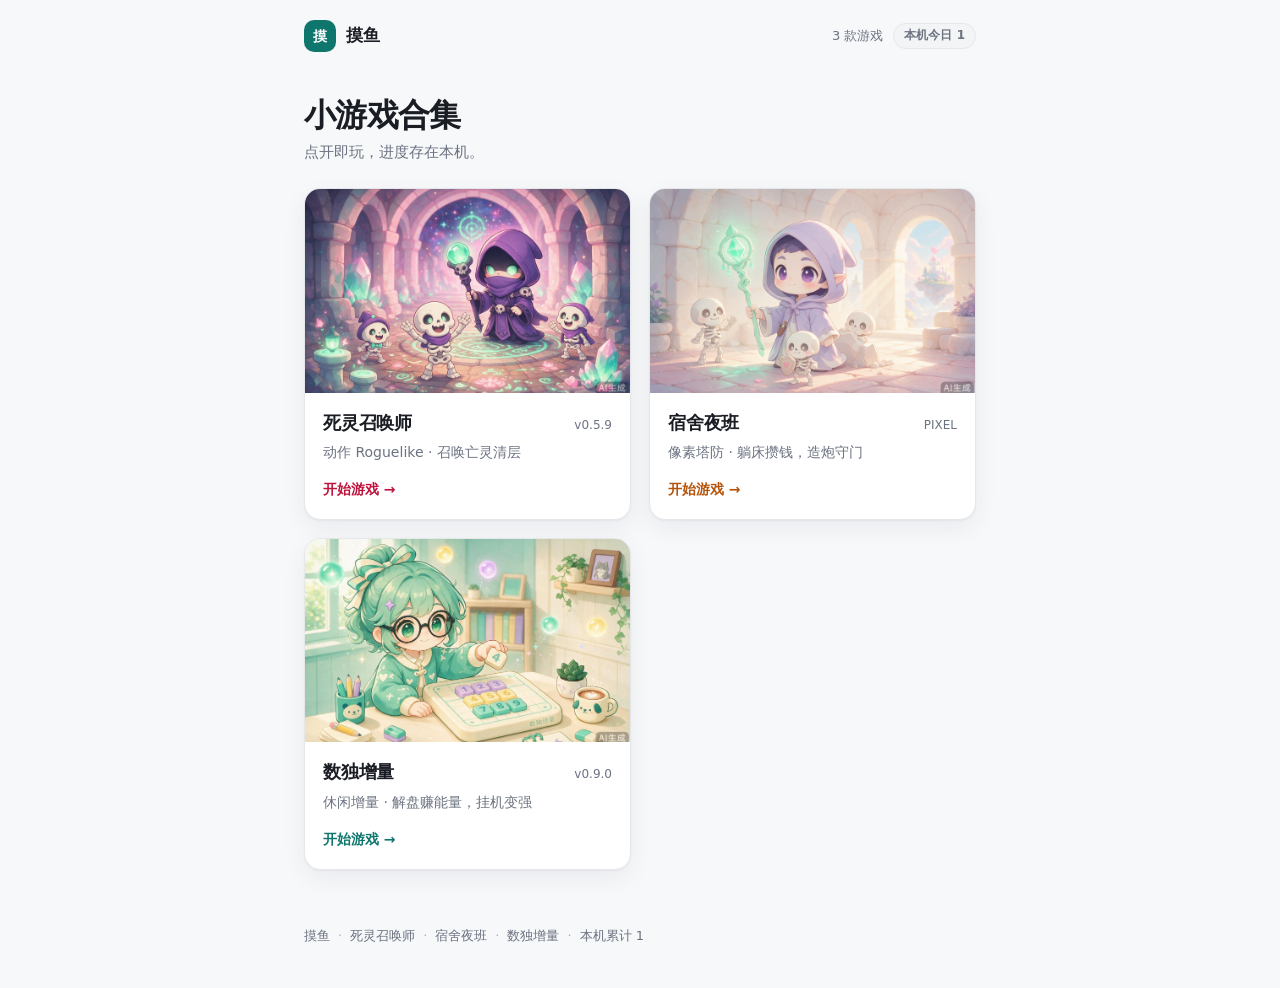
<file: index.html>
<!DOCTYPE html>
<html lang="zh-CN">
<head>
  <meta charset="UTF-8" />
  <meta name="viewport" content="width=device-width, initial-scale=1" />
  <meta name="description" content="摸鱼小游戏合集 — 死灵召唤师、数独增量、宿舍夜班，即点即玩。" />
  <meta property="og:title" content="摸鱼 · 小游戏合集" />
  <meta property="og:description" content="死灵召唤师 · 数独增量 · 宿舍夜班 — 浏览器里开箱即玩" />
  <meta property="og:type" content="website" />
  <title>摸鱼 · 小游戏合集</title>
  <link rel="icon" href="assets/favicon.svg" type="image/svg+xml" />
  <link rel="stylesheet" href="css/style.css" />
</head>
<body>
  <header class="topbar">
    <a class="brand" href="./">
      <span class="brand-mark" aria-hidden="true">摸</span>
      <span class="brand-name">摸鱼</span>
    </a>
    <div class="top-stats">
      <span class="online">3 款游戏</span>
      <span class="visit-chip" id="visitToday" data-source="local">统计中…</span>
    </div>
  </header>

  <main>
    <section class="intro">
      <h1>小游戏合集</h1>
      <p>点开即玩，进度存在本机。</p>
    </section>

    <section class="games" aria-label="游戏列表">
      <article class="game-card" data-accent="rose">
        <a class="card-link" href="games/necromancer/" aria-label="开始游玩 死灵召唤师"></a>
        <div class="card-art art-necro" aria-hidden="true">
          <img src="assets/covers/cover-necromancer.png" alt="" width="1536" height="1024" loading="lazy" />
        </div>
        <div class="card-body">
          <div class="card-top">
            <h2>死灵召唤师</h2>
            <span class="ver">v0.5.9</span>
          </div>
          <p>动作 Roguelike · 召唤亡灵清层</p>
          <span class="play">开始游戏 →</span>
        </div>
      </article>

      <article class="game-card" data-accent="amber">
        <a class="card-link" href="games/dorm-night/" aria-label="开始游玩 宿舍夜班"></a>
        <div class="card-art art-dorm" aria-hidden="true">
          <img src="assets/covers/cover-dorm-night.png" alt="" width="1536" height="1024" loading="lazy" />
        </div>
        <div class="card-body">
          <div class="card-top">
            <h2>宿舍夜班</h2>
            <span class="ver">PIXEL</span>
          </div>
          <p>像素塔防 · 躺床攒钱，造炮守门</p>
          <span class="play">开始游戏 →</span>
        </div>
      </article>

      <article class="game-card">
        <a class="card-link" href="games/sudoku/" aria-label="开始游玩 数独增量"></a>
        <div class="card-art art-sudoku" aria-hidden="true">
          <img src="assets/covers/cover-sudoku.png" alt="" width="1536" height="1024" loading="lazy" />
        </div>
        <div class="card-body">
          <div class="card-top">
            <h2>数独增量</h2>
            <span class="ver">v0.9.0</span>
          </div>
          <p>休闲增量 · 解盘赚能量，挂机变强</p>
          <span class="play">开始游戏 →</span>
        </div>
      </article>
    </section>
  </main>

  <footer class="footer">
    <span>摸鱼</span>
    <span class="sep">·</span>
    <a href="games/necromancer/">死灵召唤师</a>
    <span class="sep">·</span>
    <a href="games/dorm-night/">宿舍夜班</a>
    <span class="sep">·</span>
    <a href="games/sudoku/">数独增量</a>
    <span class="sep">·</span>
    <span id="visitLocalTotal" class="visit-foot" data-source="local">累计访问 …</span>
  </footer>
  <!-- busuanzi 需要容器在 DOM 中存在（数值由脚本填入，再由 visit.js 读取） -->
  <div class="busuanzi-anchor" aria-hidden="true">
    <span id="busuanzi_container_site_pv">本站PV:<span id="busuanzi_value_site_pv"></span></span>
    <span id="busuanzi_container_site_uv">本站UV:<span id="busuanzi_value_site_uv"></span></span>
  </div>
  <script src="js/visit.js?v=pv4" defer></script>
</body>
</html>
</file>
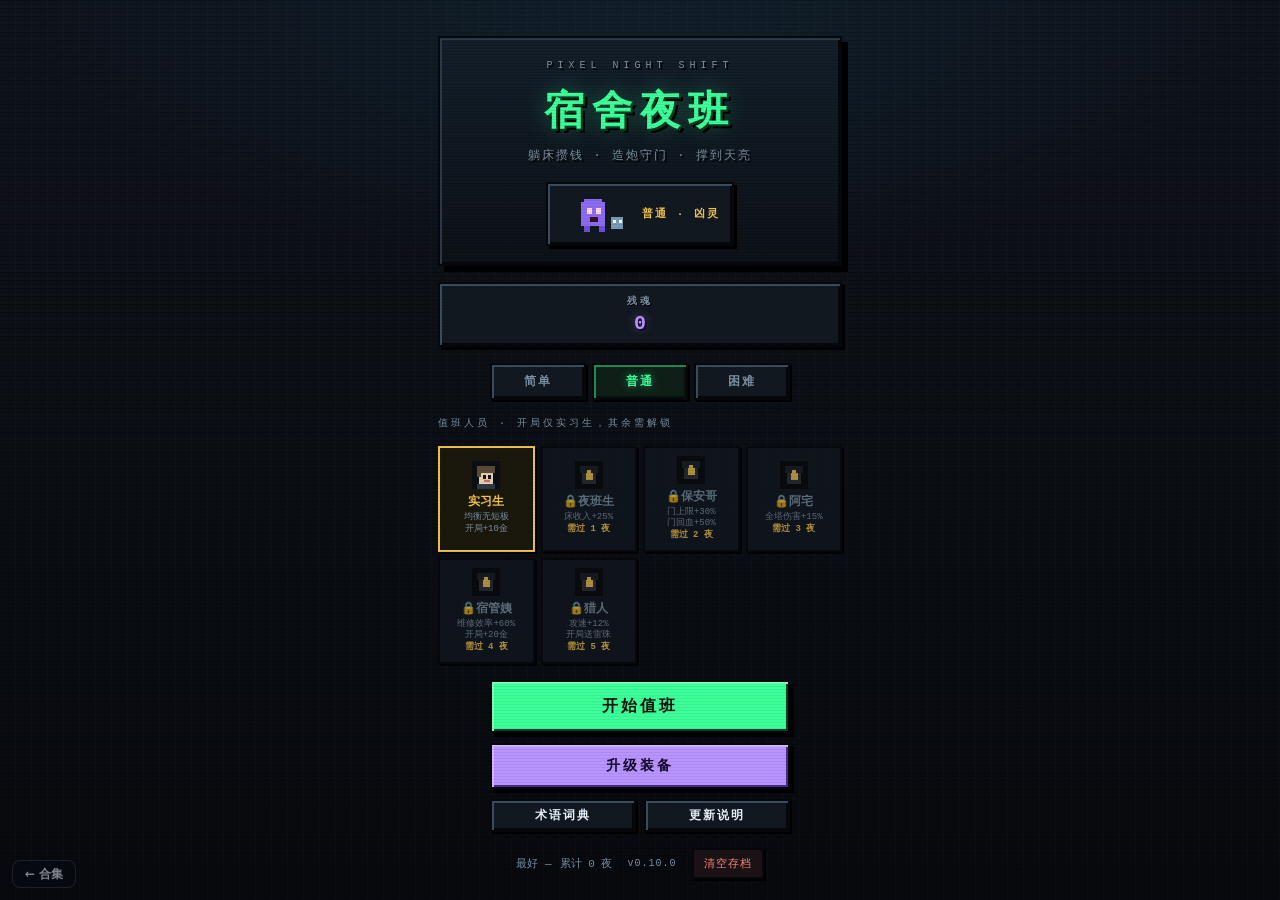
<file: games/dorm-night/index.html>
<!DOCTYPE html>
<html lang="zh-CN">
<head>
<meta charset="UTF-8" />
<meta name="viewport" content="width=device-width, initial-scale=1, viewport-fit=cover" />
<title>宿舍夜班 · PIXEL</title>
<style>
  :root {
    --bg: #0b0e14;
    --panel: #121820;
    --panel2: #182028;
    --panel3: #0e141c;
    --line: #2a3a4c;
    --line-deep: #05070a;
    --ink: #e8f4ff;
    --muted: #7a90a0;
    --neon: #3dff9a;
    --neon-d: #1a8f55;
    --neon-deep: #0a3d24;
    --gold: #f0c14b;
    --gold-d: #8a6a20;
    --danger: #ff4d5e;
    --danger-d: #6a2010;
    --soul: #b894ff;
    --soul-d: #4a2a8a;
    --frost: #6ecbff;
    --cannon: #ffb347;
    --bevel-lt: #3a4c60;
    --bevel-dk: #05070a;
    --font: "Cascadia Mono", "Consolas", "Courier New", "Microsoft YaHei", monospace;
  }
  * { box-sizing: border-box; margin: 0; padding: 0; }
  html, body {
    height: 100%; background: var(--bg); color: var(--ink);
    font-family: var(--font);
    overflow: hidden;
    image-rendering: pixelated;
    image-rendering: crisp-edges;
  }
  #app { height: 100%; position: relative; }
  #app::after {
    content: ""; position: fixed; inset: 0; z-index: 100; pointer-events: none;
    background: repeating-linear-gradient(
      0deg,
      rgba(0,0,0,.12) 0px,
      rgba(0,0,0,.12) 1px,
      transparent 1px,
      transparent 3px
    );
    mix-blend-mode: multiply;
    opacity: .55;
  }
  .screen { position: absolute; inset: 0; display: none; flex-direction: column; }
  .screen.show { display: flex; }

  /* —— pixel panel frame —— */
  .px-frame {
    border: 2px solid var(--line-deep);
    box-shadow:
      inset 2px 2px 0 var(--bevel-lt),
      inset -2px -2px 0 var(--bevel-dk),
      4px 4px 0 #000;
    background: var(--panel);
  }
  .px-frame-deep {
    border: 2px solid var(--line-deep);
    box-shadow:
      inset 2px 2px 0 var(--bevel-lt),
      inset -2px -2px 0 var(--bevel-dk),
      6px 6px 0 #000;
  }

  /* HOME */
  #screen-home {
    background:
      repeating-linear-gradient(0deg, transparent 0 3px, rgba(0,0,0,.18) 3px 4px),
      repeating-linear-gradient(90deg, transparent 0 15px, rgba(61,255,154,.02) 15px 16px),
      radial-gradient(ellipse 80% 50% at 50% 0%, #12202c 0%, transparent 60%),
      linear-gradient(180deg, #0e141c 0%, #07090e 100%);
    overflow: auto;
  }
  .home-wrap {
    width: min(440px, 100%); margin: auto; padding: 36px 18px 28px;
    display: flex; flex-direction: column; align-items: center; gap: 16px; min-height: 100%;
  }
  .hero {
    text-align: center; width: 100%;
    padding: 22px 16px 18px;
    border: 2px solid var(--line-deep);
    background:
      repeating-linear-gradient(0deg, transparent 0 2px, rgba(0,0,0,.2) 2px 3px),
      linear-gradient(180deg, #15202c 0%, #0c1218 100%);
    box-shadow:
      inset 2px 2px 0 #2a3a4c,
      inset -2px -2px 0 #05070a,
      6px 6px 0 #000;
  }
  .hero .eyebrow {
    font-size: 10px; letter-spacing: 5px; color: var(--muted); margin-bottom: 12px;
    text-shadow: 2px 2px 0 #000;
  }
  .hero h1 {
    font-size: clamp(28px, 8vw, 40px); letter-spacing: 8px; color: var(--neon);
    font-weight: 900; margin-bottom: 8px;
    text-shadow:
      2px 0 0 var(--neon-deep),
      0 2px 0 var(--neon-deep),
      2px 2px 0 var(--neon-deep),
      4px 4px 0 #000,
      0 0 24px rgba(61,255,154,.35);
  }
  .hero .sub {
    color: var(--muted); font-size: 12px; letter-spacing: 2px; line-height: 1.8;
    text-shadow: 2px 2px 0 #000;
  }
  .pixel-badge {
    display: inline-flex; align-items: center; gap: 10px; margin-top: 14px; padding: 6px 12px;
    border: 2px solid var(--line-deep); background: var(--panel);
    color: var(--gold); font-size: 11px; letter-spacing: 2px; font-weight: 700;
    box-shadow:
      inset 2px 2px 0 var(--bevel-lt),
      inset -2px -2px 0 var(--bevel-dk),
      3px 3px 0 #000;
  }
  .pixel-badge canvas {
    width: 72px; height: 48px;
    image-rendering: pixelated; image-rendering: crisp-edges;
  }
  .wallet { display: flex; gap: 8px; width: 100%; }
  .wallet .chip {
    flex: 1; padding: 10px 8px; border: 2px solid var(--line-deep); background: var(--panel);
    text-align: center;
    box-shadow:
      inset 2px 2px 0 var(--bevel-lt),
      inset -2px -2px 0 var(--bevel-dk),
      3px 3px 0 #000;
  }
  .wallet .chip b {
    display: block; font-size: 10px; color: var(--muted); letter-spacing: 3px;
    margin-bottom: 4px; text-shadow: 1px 1px 0 #000;
  }
  .wallet .chip span {
    font-size: 20px; font-weight: 900; color: var(--soul);
    text-shadow: 2px 2px 0 #1a082a, 0 0 10px rgba(184,148,255,.4);
  }
  .cta-row { display: flex; flex-direction: column; gap: 10px; width: 100%; max-width: 300px; }

  .btn {
    appearance: none; border: 2px solid var(--line-deep); border-radius: 0; padding: 12px 16px;
    font-family: var(--font); font-size: 14px; font-weight: 900; letter-spacing: 3px; cursor: pointer;
    background: var(--neon); color: #04120b;
    box-shadow:
      inset 2px 2px 0 #7dffb8,
      inset -2px -2px 0 var(--neon-deep),
      4px 4px 0 #000;
  }
  .btn:hover { filter: brightness(1.1); transform: translate(1px,1px); box-shadow: inset 2px 2px 0 #7dffb8, inset -2px -2px 0 var(--neon-deep), 3px 3px 0 #000; }
  .btn:active { transform: translate(4px,4px); box-shadow: inset 2px 2px 0 #7dffb8, inset -2px -2px 0 var(--neon-deep), 0 0 0 #000; }
  .btn:disabled { opacity: .4; cursor: not-allowed; transform: none; filter: grayscale(.4); }
  .btn.ghost {
    background: var(--panel); color: var(--ink); border-color: var(--line-deep);
    box-shadow: inset 2px 2px 0 var(--bevel-lt), inset -2px -2px 0 var(--bevel-dk), 4px 4px 0 #000;
  }
  .btn.ghost:hover { filter: brightness(1.15); }
  .btn.soul {
    background: var(--soul); color: #14082a; border-color: var(--line-deep);
    box-shadow: inset 2px 2px 0 #d4b8ff, inset -2px -2px 0 var(--soul-d), 4px 4px 0 #000;
  }
  .btn.warn {
    background: #ff6b4a; color: #1a0804; border-color: var(--line-deep);
    box-shadow: inset 2px 2px 0 #ff9a80, inset -2px -2px 0 var(--danger-d), 4px 4px 0 #000;
  }
  .btn.big { width: 100%; padding: 14px 18px; font-size: 16px; }
  .btn.sm { padding: 6px 10px; font-size: 12px; letter-spacing: 2px; box-shadow: inset 2px 2px 0 #7dffb8, inset -2px -2px 0 var(--neon-deep), 2px 2px 0 #000; }
  .btn.sm.ghost { box-shadow: inset 2px 2px 0 var(--bevel-lt), inset -2px -2px 0 var(--bevel-dk), 2px 2px 0 #000; }
  .btn.sm.warn { box-shadow: inset 2px 2px 0 #ff9a80, inset -2px -2px 0 var(--danger-d), 2px 2px 0 #000; }

  .home-foot {
    display: flex; flex-wrap: wrap; align-items: center; justify-content: center; gap: 8px;
    font-size: 11px; color: var(--muted); width: 100%;
  }
  .home-foot button {
    appearance: none; border: 2px solid var(--line-deep); background: #1a1214; color: #ff8a7a;
    padding: 6px 10px; font-family: var(--font); font-size: 11px; cursor: pointer; letter-spacing: 1px;
    box-shadow: 2px 2px 0 #000;
  }
  .home-foot button:hover { border-color: var(--danger); color: var(--danger); }
  .cta-row-sub { display: grid; grid-template-columns: 1fr 1fr; gap: 8px; }
  .ver-tag {
    color: var(--muted); border: 1px solid var(--line-deep); padding: 2px 6px;
    font-size: 10px; letter-spacing: 1px;
  }
  .dict-tabs { display: flex; flex-wrap: wrap; gap: 6px; margin-bottom: 12px; }
  .dict-tab {
    appearance: none; border: 2px solid var(--line-deep); background: var(--panel2);
    color: var(--muted); font-family: var(--font); font-size: 12px; font-weight: 700;
    padding: 6px 10px; cursor: pointer; box-shadow: 2px 2px 0 #000;
  }
  .dict-tab.active { border-color: var(--neon); color: var(--neon); background: #0f1f18; }
  .dict-list { display: grid; gap: 8px; }
  .dict-item {
    border: 2px solid var(--line-deep); background: var(--panel2); padding: 10px 12px;
  }
  .dict-item h3 { font-size: 13px; color: var(--neon); margin-bottom: 4px; }
  .dict-item .cat { font-size: 10px; color: var(--gold); letter-spacing: 1px; margin-bottom: 4px; }
  .dict-item p { font-size: 12px; color: var(--muted); line-height: 1.6; }
  .changelog { display: grid; gap: 12px; }
  .cl-block { border: 2px solid var(--line-deep); background: var(--panel2); padding: 12px; }
  .cl-block h3 { font-size: 13px; color: var(--gold); margin-bottom: 6px; letter-spacing: 1px; }
  .cl-block ul { margin: 0; padding-left: 18px; }
  .cl-block li { font-size: 12px; color: var(--muted); line-height: 1.7; margin-bottom: 2px; }
  .cl-block li b { color: var(--ink); }

  /* hex augment cards */
  .aug-grid { display: grid; grid-template-columns: repeat(3, 1fr); gap: 10px; }
  @media (max-width: 560px) { .aug-grid { grid-template-columns: 1fr; } }
  .aug-card {
    border: 2px solid var(--line-deep); background: var(--panel2);
    padding: 14px 12px; cursor: pointer; text-align: left;
    color: var(--ink); font-family: var(--font);
    box-shadow: 3px 3px 0 #000; min-height: 150px;
    display: flex; flex-direction: column; gap: 8px;
  }
  .aug-card:hover { border-color: var(--neon); transform: translate(-1px,-1px); }
  .aug-card.rare { border-color: var(--soul); background: #16122a; }
  .aug-card.epic { border-color: var(--gold); background: #1c1608; }
  .aug-card.legendary {
    border-color: #ff6b9d; background: linear-gradient(180deg, #2a1030, #120818);
    box-shadow: 3px 3px 0 #000, 0 0 16px rgba(255,107,157,.25);
  }
  .aug-card.legendary .tag { color: #ff6b9d; }
  .aug-card.legendary h3 { color: #ff8fb3; }
  .aug-card .tag { font-size: 10px; letter-spacing: 2px; color: var(--muted); }
  .aug-card.rare .tag { color: var(--soul); }
  .aug-card.epic .tag { color: var(--gold); }
  .aug-card h3 { font-size: 15px; color: var(--neon); letter-spacing: 1px; }
  .aug-card.rare h3 { color: var(--soul); }
  .aug-card.epic h3 { color: var(--gold); }
  .aug-card p { font-size: 12px; color: var(--muted); line-height: 1.55; flex: 1; }
  .aug-owned {
    margin-top: 10px; font-size: 11px; color: var(--muted);
    border-top: 1px solid var(--line-deep); padding-top: 8px;
  }
  .aug-owned b { color: var(--gold); }

  .diff-row { display: flex; gap: 6px; width: 100%; max-width: 300px; }
  .diff-btn {
    flex: 1; appearance: none; border: 2px solid var(--line-deep); background: var(--panel);
    color: var(--muted); font-family: var(--font); font-size: 12px; font-weight: 700;
    padding: 8px 4px; cursor: pointer; letter-spacing: 2px;
    box-shadow: inset 2px 2px 0 var(--bevel-lt), inset -2px -2px 0 var(--bevel-dk), 2px 2px 0 #000;
  }
  .diff-btn.active {
    border-color: var(--line-deep); color: var(--neon); background: #0f1f18;
    box-shadow: inset 2px 2px 0 var(--neon-d), inset -2px -2px 0 #04120b, 2px 2px 0 #000;
    text-shadow: 0 0 8px rgba(61,255,154,.45);
  }

  .char-row {
    display: grid; grid-template-columns: repeat(auto-fill, minmax(88px, 1fr));
    gap: 6px; width: 100%; max-width: 420px;
  }
  .char-btn {
    appearance: none; border: 2px solid var(--line-deep); background: var(--panel);
    color: var(--muted); font-family: var(--font); cursor: pointer;
    padding: 8px 4px; text-align: center; box-shadow: 2px 2px 0 #000;
  }
  .char-btn.active { border-color: var(--gold); color: var(--gold); background: #1a180c; }
  .char-btn.locked { opacity: .72; }
  .char-btn.locked .nm { color: var(--muted); }
  .char-btn:disabled { cursor: not-allowed; }
  .char-btn .face {
    width: 28px; height: 28px; margin: 0 auto 4px;
    image-rendering: pixelated; display: block;
  }
  .char-btn .nm { display: block; font-size: 12px; font-weight: 900; color: inherit; }
  .char-btn .fx { display: block; font-size: 9px; color: var(--muted); margin-top: 2px; line-height: 1.3; }
  .section-label {
    width: 100%; max-width: 420px; font-size: 10px; letter-spacing: 3px;
    color: var(--muted); text-align: left;
  }

  /* room select */
  .ai-row { display: grid; grid-template-columns: repeat(3, 1fr); gap: 8px; margin-bottom: 12px; }
  .ai-chip {
    border: 2px solid var(--line-deep); background: var(--panel2); padding: 8px 10px;
    font-size: 12px; box-shadow: inset 2px 2px 0 var(--bevel-lt), inset -2px -2px 0 var(--bevel-dk);
  }
  .ai-chip b { color: var(--ink); }
  .ai-chip .st { color: var(--muted); font-size: 11px; }
  .ai-chip.done { border-color: var(--soul); }
  .ai-chip.done .st { color: var(--soul); }
  .room-grid {
    display: grid; grid-template-columns: repeat(auto-fill, minmax(200px, 1fr)); gap: 12px;
  }
  .room-card {
    border: 2px solid var(--line-deep); background: var(--panel2); padding: 10px;
    cursor: pointer; text-align: left; color: var(--ink); font-family: var(--font);
    box-shadow: 3px 3px 0 #000; width: 100%;
  }
  .room-card:hover:not(.taken):not(.mine) { border-color: var(--neon); }
  .room-card.mine { border-color: var(--neon); background: #0f1f18; }
  .room-card.taken { opacity: .55; cursor: not-allowed; border-color: #3a2a2a; }
  .room-card h3 { font-size: 14px; margin-bottom: 4px; letter-spacing: 1px; }
  .room-card .meta { font-size: 11px; color: var(--muted); line-height: 1.45; }
  .room-map {
    display: grid; gap: 2px; margin: 8px 0;
    background: #070a0e; border: 2px solid var(--line-deep); padding: 6px;
    min-height: 100px;
  }
  .room-map .cell {
    min-height: 14px; min-width: 10px;
    background: #152028;
    box-shadow: inset 0 0 0 1px rgba(255,255,255,.04);
  }
  .room-map .cell.block { background: #4a3018; box-shadow: inset 0 0 0 1px #2a1810; }
  .room-map .cell.bed { background: #2a8a5a; box-shadow: inset 0 0 0 1px #14563a; }
  .room-map .cell.door { background: #c45c26; box-shadow: inset 0 0 0 1px #5a2a12; }
  .room-map .cell.free { background: #121a22; }
  .room-legend {
    display: flex; flex-wrap: wrap; gap: 8px; font-size: 10px; color: var(--muted);
    margin-top: 4px;
  }
  .room-legend i {
    display: inline-block; width: 10px; height: 10px; margin-right: 4px; vertical-align: -1px;
  }
  .room-card canvas {
    width: 100%; height: 90px; margin: 4px 0 0; image-rendering: pixelated;
    background: #070a0e; border: 1px solid var(--line-deep); display: block;
  }
  .room-card .owner { font-size: 11px; font-weight: 700; margin-top: 4px; min-height: 14px; }
  .room-card.mine .owner { color: var(--neon); }
  .room-card.taken .owner { color: var(--soul); }
  .room-tip { margin-top: 10px; font-size: 12px; color: var(--muted); }
  .teammate-list { margin-top: 6px; display: grid; gap: 4px; }
  .tm {
    display: grid; grid-template-columns: 1fr auto; gap: 4px 8px; font-size: 11px;
    border: 2px solid var(--line-deep); background: var(--panel2); padding: 6px 8px;
  }
  .tm .bar { grid-column: 1 / -1; height: 6px; background: #0a1016; }
  .tm .bar > i { display: block; height: 100%; background: var(--neon); width: 100%; }
  .tm.dead { opacity: .55; }
  .tm.dead .bar > i { background: var(--danger); }

  /* MODALS */
  .modal {
    position: fixed; inset: 0; z-index: 30; display: none;
    align-items: center; justify-content: center;
    background:
      repeating-linear-gradient(0deg, rgba(0,0,0,.25) 0 2px, transparent 2px 4px),
      rgba(5,8,12,.88);
    padding: 16px;
  }
  .modal.show { display: flex; }
  .modal-card {
    width: min(520px, 100%); max-height: min(86vh, 640px);
    border: 2px solid var(--line-deep); background: var(--panel);
    box-shadow:
      inset 2px 2px 0 var(--bevel-lt),
      inset -2px -2px 0 var(--bevel-dk),
      8px 8px 0 #000;
    display: flex; flex-direction: column; overflow: hidden;
  }
  .modal-card.confirm-card { width: min(360px, 100%); text-align: center; padding: 22px 16px; gap: 10px; }
  .confirm-card h3 { color: var(--danger); font-size: 18px; letter-spacing: 3px; text-shadow: 2px 2px 0 #000; }
  .confirm-card p { color: var(--muted); font-size: 12px; line-height: 1.8; }
  .modal-head {
    display: flex; align-items: center; justify-content: space-between; gap: 10px;
    padding: 12px 14px; border-bottom: 2px solid var(--line-deep);
    background: var(--panel3);
  }
  .modal-head h2 { font-size: 13px; letter-spacing: 3px; text-shadow: 2px 2px 0 #000; }
  .modal-head .hint { font-size: 11px; color: var(--muted); margin-top: 4px; }
  .modal-body { padding: 12px 14px 16px; overflow: auto; }
  .modal-close {
    appearance: none; border: 2px solid var(--line-deep); background: var(--panel2); color: var(--ink);
    padding: 6px 10px; font-family: var(--font); font-size: 12px; cursor: pointer;
    box-shadow: inset 2px 2px 0 var(--bevel-lt), inset -2px -2px 0 var(--bevel-dk), 2px 2px 0 #000;
  }
  .modal-close:hover { color: var(--danger); }
  .upgrade-grid { display: grid; grid-template-columns: repeat(auto-fill, minmax(200px, 1fr)); gap: 8px; }
  .up-card {
    border: 2px solid var(--line-deep); background: var(--panel2); padding: 12px;
    display: flex; flex-direction: column; gap: 6px;
    box-shadow: inset 2px 2px 0 #2a3a4c, inset -2px -2px 0 #05070a, 3px 3px 0 #000;
  }
  .up-card.maxed { border-color: var(--line-deep); box-shadow: inset 2px 2px 0 var(--neon-d), inset -2px -2px 0 #04120b, 3px 3px 0 #000; }
  .up-card .top { display: flex; justify-content: space-between; gap: 6px; }
  .up-card h3 { font-size: 13px; text-shadow: 1px 1px 0 #000; }
  .up-card .lv { font-size: 11px; color: var(--soul); font-weight: 700; }
  .up-card p { font-size: 11px; color: var(--muted); line-height: 1.45; flex: 1; }
  .up-card .effect { font-size: 12px; color: var(--ink); font-weight: 700; }
  .up-card .buy {
    width: 100%; margin-top: 4px; border: 2px solid var(--line-deep); background: var(--soul);
    color: #14082a; font-family: var(--font); font-weight: 700; font-size: 12px; letter-spacing: 1px;
    padding: 8px; cursor: pointer;
    box-shadow: inset 2px 2px 0 #d4b8ff, inset -2px -2px 0 var(--soul-d), 2px 2px 0 #000;
  }
  .up-card .buy:disabled { opacity: .4; cursor: not-allowed; filter: grayscale(.5); }
  .ach-list { display: grid; gap: 6px; margin-top: 14px; }
  .ach {
    border: 2px solid var(--line-deep); background: var(--panel2); padding: 8px 10px;
    font-size: 12px; display: flex; justify-content: space-between; gap: 8px;
    box-shadow: inset 2px 2px 0 #2a3a4c, inset -2px -2px 0 #05070a;
  }
  .ach.done {
    border-color: var(--line-deep); color: var(--neon);
    box-shadow: inset 2px 2px 0 var(--neon-d), inset -2px -2px 0 #04120b;
  }
  .ach span { color: var(--muted); }

  /* GAME */
  #screen-game.show { display: grid; grid-template-rows: auto minmax(0, 1fr) auto; height: 100%; }
  header {
    display: flex; align-items: center; justify-content: space-between; gap: 8px;
    padding: 8px 10px; border-bottom: 2px solid var(--line-deep); background: var(--panel);
  }
  .brand strong {
    font-size: 13px; letter-spacing: 3px; color: var(--neon);
    text-shadow: 2px 2px 0 var(--neon-deep), 0 0 10px rgba(61,255,154,.3);
  }
  .brand span { display: block; font-size: 10px; color: var(--muted); letter-spacing: 1px; }
  .stats { display: flex; gap: 6px; flex-wrap: wrap; justify-content: flex-end; }
  .chip {
    min-width: 64px; padding: 4px 8px; border: 2px solid var(--line-deep); background: var(--panel2);
    box-shadow: inset 2px 2px 0 #2a3a4c, inset -2px -2px 0 #05070a, 2px 2px 0 #000;
  }
  .chip b { display: block; font-size: 9px; color: var(--muted); letter-spacing: 2px; margin-bottom: 2px; }
  .chip span {
    font-size: 13px; font-weight: 900; font-variant-numeric: tabular-nums;
    text-shadow: 1px 1px 0 #000;
  }
  .chip.gold span { color: var(--gold); }
  .chip.hp span { color: var(--danger); }
  .chip.wave span { color: var(--neon); }
  .chip.clock span { color: var(--ink); }
  .chip.boss span { color: var(--soul); }

  main {
    position: relative; display: grid;
    grid-template-columns: minmax(0, 1fr) 230px;
    min-height: 0; height: 100%;
  }
  @media (max-width: 860px) { main { grid-template-columns: 1fr; grid-template-rows: minmax(0, 1fr) auto; } }
  .stage-wrap { position: relative; min-height: 0; height: 100%; background: #05070a; overflow: hidden; }
  .stage-wrap::before {
    content: ""; position: absolute; inset: 0; z-index: 1; pointer-events: none;
    box-shadow: inset 0 0 0 2px #000, inset 0 0 0 4px #1a2430;
  }
  .stage-wrap canvas#game {
    display: block; cursor: crosshair;
    image-rendering: pixelated;
    image-rendering: crisp-edges;
    image-rendering: -moz-crisp-edges;
    position: absolute; left: 0; top: 0;
    transform: translateZ(0);
  }
  /* other canvases (home monster, portraits, room preview) stay in normal flow */
  canvas {
    image-rendering: pixelated;
    image-rendering: crisp-edges;
  }
  .overlay {
    position: absolute; inset: 0; display: none; align-items: center; justify-content: center;
    background:
      repeating-linear-gradient(0deg, rgba(0,0,0,.2) 0 2px, transparent 2px 4px),
      rgba(5,8,12,.82);
    z-index: 5; padding: 12px;
  }
  .overlay.show { display: flex; }
  .card {
    width: min(420px, 100%); padding: 22px 18px; border: 2px solid var(--line-deep);
    background: var(--panel); text-align: center;
    box-shadow: inset 2px 2px 0 var(--bevel-lt), inset -2px -2px 0 var(--bevel-dk), 6px 6px 0 #000;
  }
  .card h1 { font-size: 22px; margin-bottom: 8px; letter-spacing: 4px; text-shadow: 2px 2px 0 #000; }
  .card p { color: var(--muted); font-size: 12px; line-height: 1.8; margin-bottom: 12px; }
  .card .win { color: var(--neon); text-shadow: 0 0 12px rgba(61,255,154,.4); }
  .card .lose { color: var(--danger); text-shadow: 0 0 12px rgba(255,77,94,.4); }
  .card .gain {
    margin: 0 0 12px; padding: 10px; border: 2px solid var(--line-deep); background: var(--soul);
    color: #14082a; font-weight: 900; font-size: 14px;
    box-shadow: inset 2px 2px 0 #d4b8ff, inset -2px -2px 0 var(--soul-d), 3px 3px 0 #000;
  }
  .btn-row { display: flex; justify-content: center; flex-wrap: wrap; gap: 10px; }
  .btn-row .btn { margin: 0; }
  /* oversized CTA on overlays (tutorial / win / lose) */
  .overlay .btn {
    min-width: 200px;
    min-height: 48px;
    padding: 14px 28px;
    font-size: 16px;
    letter-spacing: 3px;
  }
  .overlay .btn.big-cta {
    min-width: 240px;
    min-height: 56px;
    padding: 16px 36px;
    font-size: 18px;
  }
  .tutorial-steps { text-align: left; margin: 0 0 14px; padding: 0; list-style: none; }
  .tutorial-steps li {
    padding: 8px 10px; margin-bottom: 6px; border: 2px solid var(--line-deep);
    background: var(--panel2); font-size: 12px; color: var(--ink); line-height: 1.5;
    box-shadow: inset 2px 2px 0 #2a3a4c, inset -2px -2px 0 #05070a;
  }
  .tutorial-steps li b { color: var(--neon); }

  aside {
    border-left: 2px solid var(--line-deep); background: var(--panel);
    padding: 8px; overflow: auto; display: flex; flex-direction: column; gap: 8px;
    min-height: 0;
  }
  @media (max-width: 860px) {
    aside { border-left: none; border-top: 2px solid var(--line-deep); max-height: 200px; }
  }
  aside h2 { font-size: 10px; letter-spacing: 3px; color: var(--muted); text-shadow: 1px 1px 0 #000; }
  .shop { display: grid; gap: 6px; margin-top: 6px; }
  .item {
    width: 100%; text-align: left; border: 2px solid var(--line-deep); background: var(--panel2);
    color: var(--ink); padding: 8px 10px; cursor: pointer; font-family: var(--font);
    box-shadow: inset 2px 2px 0 #2a3a4c, inset -2px -2px 0 #05070a, 2px 2px 0 #000;
  }
  .item:hover:not(:disabled) {
    box-shadow: inset 2px 2px 0 var(--neon-d), inset -2px -2px 0 #04120b, 2px 2px 0 #000;
  }
  .item:disabled { opacity: .4; cursor: not-allowed; filter: grayscale(.35); }
  .item.selected {
    background: #0f1f18;
    box-shadow: inset 2px 2px 0 var(--neon), inset -2px -2px 0 var(--neon-deep), 2px 2px 0 #000;
  }
  .item .top { display: flex; justify-content: space-between; gap: 6px; margin-bottom: 2px; }
  .item .name { font-weight: 900; font-size: 12px; display: flex; align-items: center; gap: 6px; }
  .item .dot { width: 8px; height: 8px; display: inline-block; box-shadow: 1px 1px 0 #000; }
  .item .cost { color: var(--gold); font-weight: 900; font-size: 12px; text-shadow: 1px 1px 0 #000; }
  .item .desc { color: var(--muted); font-size: 10px; line-height: 1.4; }
  .panel-box {
    border: 2px solid var(--line-deep); background: var(--panel2); padding: 10px;
    box-shadow: inset 2px 2px 0 #2a3a4c, inset -2px -2px 0 #05070a, 2px 2px 0 #000;
  }
  .panel-box h3 { font-size: 12px; margin-bottom: 4px; }
  .panel-box p { font-size: 10px; color: var(--muted); line-height: 1.5; margin-bottom: 8px; }
  .panel-actions { display: grid; grid-template-columns: 1fr 1fr; gap: 6px; }
  .panel-actions .btn { width: 100%; }
  .log {
    border-top: 2px solid var(--line-deep); padding-top: 8px; max-height: 120px; overflow: auto;
    font-size: 10px; color: var(--muted); line-height: 1.6;
  }
  .log .good { color: var(--neon); }
  .log .bad { color: var(--danger); }
  .log .goldc { color: var(--gold); }
  .log .soulc { color: var(--soul); }

  footer {
    display: flex; justify-content: space-between; align-items: center; gap: 8px; flex-wrap: wrap;
    padding: 6px 10px; border-top: 2px solid var(--line-deep); background: var(--panel);
    font-size: 11px; color: var(--muted);
  }
  footer .controls { display: flex; gap: 6px; align-items: center; flex-wrap: wrap; }
  kbd {
    border: 2px solid var(--line-deep); padding: 0 4px;
    background: var(--panel2); color: var(--ink); font-family: var(--font); font-size: 10px;
    box-shadow: inset 1px 1px 0 var(--bevel-lt), inset -1px -1px 0 var(--bevel-dk);
  }
  @media (prefers-reduced-motion: reduce) { .btn, .item, .diff-btn { transition: none; } }
</style>
</head>
<body>
<div id="app">
  <a class="hub-back" href="../../" title="返回游戏合集">← 合集</a>

  <section class="screen show" id="screen-home">
    <div class="home-wrap">
      <div class="hero">
        <div class="eyebrow">PIXEL NIGHT SHIFT</div>
        <h1>宿舍夜班</h1>
        <div class="sub">躺床攒钱 · 造炮守门 · 撑到天亮</div>
        <div class="pixel-badge" id="home-badge">
          <canvas id="diff-monster" width="48" height="32"></canvas>
          <span id="diff-label">简单 · 普通小鬼</span>
        </div>
      </div>

      <div class="wallet">
        <div class="chip"><b>残魂</b><span id="meta-souls">0</span></div>
      </div>

      <div class="diff-row" id="diff-row">
        <button class="diff-btn" data-diff="easy">简单</button>
        <button class="diff-btn" data-diff="normal">普通</button>
        <button class="diff-btn" data-diff="hard">困难</button>
      </div>

      <div class="section-label" id="char-label">值班人员 · 开局仅实习生，其余需解锁</div>
      <div class="char-row" id="char-row"></div>

      <div class="cta-row">
        <button class="btn big" id="btn-play">开始值班</button>
        <button class="btn soul" id="btn-upgrades">升级装备</button>
        <div class="cta-row-sub">
          <button class="btn ghost sm" id="btn-dict" type="button">术语词典</button>
          <button class="btn ghost sm" id="btn-changelog" type="button">更新说明</button>
        </div>
      </div>

      <div class="home-foot">
        <span id="meta-best">最好 —</span>
        <span id="meta-nights">累计 0 夜</span>
        <span id="home-version" class="ver-tag">v0.0.0</span>
        <button id="btn-reset-save" type="button">清空存档</button>
      </div>
    </div>
  </section>

  <!-- HEX AUGMENT PICK -->
  <div class="modal" id="modal-aug">
    <div class="modal-card" style="width:min(720px,100%);max-height:min(90vh,700px)">
      <div class="modal-head">
        <div>
          <h2>海克斯值班协议</h2>
          <div class="hint">从 3 张效果卡中选择 1 张 · 本局永久生效 · 时间已暂停</div>
        </div>
      </div>
      <div class="modal-body">
        <div class="aug-grid" id="aug-grid"></div>
        <div class="aug-owned" id="aug-owned"></div>
      </div>
    </div>
  </div>

  <!-- DICTIONARY -->
  <div class="modal" id="modal-dict">
    <div class="modal-card" style="width:min(640px,100%);max-height:min(88vh,680px)">
      <div class="modal-head">
        <div>
          <h2>术语词典</h2>
          <div class="hint">值班室黑话 · 点分类筛选</div>
        </div>
        <button class="modal-close" id="btn-close-dict" type="button">关闭</button>
      </div>
      <div class="modal-body">
        <div class="dict-tabs" id="dict-tabs"></div>
        <div class="dict-list" id="dict-list"></div>
      </div>
    </div>
  </div>

  <!-- CHANGELOG -->
  <div class="modal" id="modal-changelog">
    <div class="modal-card" style="width:min(560px,100%);max-height:min(88vh,640px)">
      <div class="modal-head">
        <div>
          <h2>更新说明</h2>
          <div class="hint" id="changelog-ver">版本</div>
        </div>
        <button class="modal-close" id="btn-close-changelog" type="button">关闭</button>
      </div>
      <div class="modal-body">
        <div class="changelog" id="changelog-body"></div>
      </div>
    </div>
  </div>

  <div class="modal" id="modal-upgrades">
    <div class="modal-card">
      <div class="modal-head">
        <div>
          <h2>宿舍装备</h2>
          <div class="hint">残魂 <span id="modal-souls" style="color:var(--soul);font-weight:900">0</span> · 每局自动生效</div>
        </div>
        <button class="modal-close" id="btn-close-upgrades" type="button">关闭</button>
      </div>
      <div class="modal-body">
        <div class="upgrade-grid" id="upgrade-grid"></div>
        <div style="margin-top:16px">
          <h2 style="font-size:11px;letter-spacing:3px;color:var(--muted);margin-bottom:8px">成就</h2>
          <div class="ach-list" id="ach-list"></div>
        </div>
      </div>
    </div>
  </div>

  <div class="modal" id="modal-reset">
    <div class="modal-card confirm-card">
      <h3>清空存档？</h3>
      <p>将删除残魂、局外升级、成就与历史战绩。<br/><b style="color:var(--danger)">不可恢复</b>。</p>
      <div class="btn-row">
        <button class="btn warn" id="btn-reset-confirm" type="button">确认清空</button>
        <button class="btn ghost" id="btn-reset-cancel" type="button">取消</button>
      </div>
    </div>
  </div>

  <!-- ROOM SELECT -->
  <div class="modal" id="modal-rooms">
    <div class="modal-card" style="width:min(860px,100%);max-height:min(92vh,780px)">
      <div class="modal-head">
        <div>
          <h2>选房入伙 · 共同值夜</h2>
          <div class="hint">
            倒计时 <b id="room-timer" style="color:var(--gold);font-size:14px">30</b> 秒 ·
            AI 队友会在 10~25 秒陆续抢房 · 房间大小/形状不同
          </div>
        </div>
        <button class="modal-close" id="btn-rooms-lock" type="button">锁定入场</button>
      </div>
      <div class="modal-body">
        <div id="ai-status-row" class="ai-row"></div>
        <div class="room-grid" id="room-grid"></div>
        <div class="room-tip" id="room-tip">点选一间空房作为你的宿舍；被 AI 选走的无法再选。</div>
      </div>
    </div>
  </div>

  <section class="screen" id="screen-game">
    <header>
      <div class="brand">
        <strong>宿舍夜班</strong>
        <span id="ui-diff">普通 · 302</span>
      </div>
      <div class="stats">
        <div class="chip clock"><b>时刻</b><span id="ui-clock">22:00</span></div>
        <div class="chip gold"><b>金币</b><span id="ui-gold">50</span></div>
        <div class="chip"><b>收入</b><span id="ui-income">6/s</span></div>
        <div class="chip"><b>床</b><span id="ui-bed">1</span></div>
        <div class="chip hp"><b>门</b><span id="ui-door">100/100</span></div>
        <div class="chip wave"><b>夜</b><span id="ui-wave">1</span></div>
        <div class="chip boss"><b>鬼</b><span id="ui-ghost">—</span></div>
      </div>
    </header>

    <main>
      <div class="stage-wrap">
        <canvas id="game" width="960" height="540"></canvas>
        <div class="overlay" id="overlay"><div class="card" id="card"></div></div>
      </div>

      <aside>
        <div>
          <h2>操作台</h2>
          <div class="shop">
            <button class="item" id="btn-up-bed">
              <div class="top"><span class="name" id="bed-name">升床</span><span class="cost" id="bed-cost">80</span></div>
              <div class="desc" id="bed-desc">提高产钱</div>
            </button>
            <button class="item" id="btn-up-door">
              <div class="top"><span class="name" id="door-name">加固门</span><span class="cost" id="door-cost">60</span></div>
              <div class="desc" id="door-desc">提高门上限</div>
            </button>
            <button class="item" data-tower="arrow">
              <div class="top"><span class="name"><i class="dot" style="background:#3dff9a"></i>符箭 1×1</span><span class="cost">40</span></div>
              <div class="desc">小巧单体 · 省格子</div>
            </button>
            <button class="item" data-tower="frost">
              <div class="top"><span class="name"><i class="dot" style="background:#6ecbff"></i>寒霜 1×2</span><span class="cost">70</span></div>
              <div class="desc">竖条占位 · 减速控场</div>
            </button>
            <button class="item" data-tower="cannon">
              <div class="top"><span class="name"><i class="dot" style="background:#ffb347"></i>镇魂 2×2</span><span class="cost">120</span></div>
              <div class="desc">大占地 · 高伤</div>
            </button>
            <button class="item" data-tower="repair">
              <div class="top"><span class="name"><i class="dot" style="background:#7dffa0"></i>维修 1×1</span><span class="cost">90</span></div>
              <div class="desc">只要放下就全局修门</div>
            </button>
            <button class="item" data-tower="idol">
              <div class="top"><span class="name"><i class="dot" style="background:#f0c14b"></i>聚宝 2×1</span><span class="cost">100</span></div>
              <div class="desc">横条占位 · 收入加成</div>
            </button>
            <button class="item" data-tower="spark">
              <div class="top"><span class="name"><i class="dot" style="background:#e8ff6a"></i>雷珠 1×1</span><span class="cost">85</span></div>
              <div class="desc">链电 · 可弹射1次</div>
            </button>
            <button class="item" data-tower="poison">
              <div class="top"><span class="name"><i class="dot" style="background:#8b5cf6"></i>毒香 1×1</span><span class="cost">75</span></div>
              <div class="desc">持续中毒伤害</div>
            </button>
            <button class="item" data-tower="brazier">
              <div class="top"><span class="name"><i class="dot" style="background:#ff6b2c"></i>火盆 2×1</span><span class="cost">110</span></div>
              <div class="desc">范围溅射 · 清小怪</div>
            </button>
            <button class="item" data-tower="eye">
              <div class="top"><span class="name"><i class="dot" style="background:#ff4d8d"></i>观煞 1×2</span><span class="cost">140</span></div>
              <div class="desc">超远射程 · 高伤慢速</div>
            </button>
          </div>
        </div>

        <div class="panel-box" id="select-panel" style="display:none">
          <h3 id="sel-title">—</h3>
          <p id="sel-desc"></p>
          <div class="panel-actions">
            <button class="btn sm" id="btn-upgrade-tower">升级</button>
            <button class="btn sm warn" id="btn-sell-tower">出售</button>
          </div>
        </div>

        <div class="log" id="log"></div>
        <div>
          <h2>我的房间</h2>
          <canvas id="room-mini" width="160" height="80" style="width:100%;height:72px;image-rendering:pixelated;border:2px solid var(--line-deep);background:#070a0e;display:block;margin-top:6px"></canvas>
          <div id="room-mini-label" style="font-size:11px;color:var(--muted);margin-top:4px">未选房</div>
        </div>
        <div>
          <h2>AI 队友</h2>
          <div class="teammate-list" id="teammate-list"></div>
        </div>
      </aside>
    </main>

    <footer>
      <div class="controls">
        <button class="btn sm ghost" id="btn-home">首页</button>
        <button class="btn sm" id="btn-pause">暂停</button>
        <button class="btn sm" id="btn-speed">1x</button>
        <span style="margin-left:4px">房间=背包格 · 床2×3 · 门墙边 · 点格子摆放</span>
      </div>
      <div>
        <kbd>1</kbd>-<kbd>9</kbd>建筑 ·
        <kbd>P</kbd>暂停 ·
        <kbd>F</kbd>倍速 ·
        <kbd>Esc</kbd>取消
      </div>
    </footer>
  </section>
</div>

<script>
(() => {
  const canvas = document.getElementById('game');
  const ctx = canvas.getContext('2d');
  ctx.imageSmoothingEnabled = false;
  const reduceMotion = window.matchMedia('(prefers-reduced-motion: reduce)').matches;
  const SAVE_KEY = 'sushe_yeban_pixel_v1';

  const $ = id => document.getElementById(id);
  const ui = {
    gold: $('ui-gold'), income: $('ui-income'), bed: $('ui-bed'), door: $('ui-door'),
    wave: $('ui-wave'), ghost: $('ui-ghost'), clock: $('ui-clock'), diff: $('ui-diff'),
    overlay: $('overlay'), card: $('card'), log: $('log'),
    bedName: $('bed-name'), bedCost: $('bed-cost'), bedDesc: $('bed-desc'),
    doorName: $('door-name'), doorCost: $('door-cost'), doorDesc: $('door-desc'),
    selPanel: $('select-panel'), selTitle: $('sel-title'), selDesc: $('sel-desc'),
    btnUpTower: $('btn-upgrade-tower'), btnSellTower: $('btn-sell-tower'),
    metaSouls: $('meta-souls'), metaBest: $('meta-best'), metaNights: $('meta-nights'),
    upgradeGrid: $('upgrade-grid'), achList: $('ach-list'),
    screenHome: $('screen-home'), screenGame: $('screen-game'),
    modalUpgrades: $('modal-upgrades'), modalSouls: $('modal-souls'), modalReset: $('modal-reset'),
    homeBadge: $('home-badge'), btnPause: $('btn-pause'), btnSpeed: $('btn-speed'),
    diffMonster: $('diff-monster'), diffLabel: $('diff-label'),
  };

  // ---------- Audio ----------
  let audioCtx = null;
  let bgmOn = true;
  let bgmTimer = null;
  function ensureAudio() {
    if (!audioCtx) audioCtx = new (window.AudioContext || window.webkitAudioContext)();
    if (audioCtx.state === 'suspended') audioCtx.resume();
    return audioCtx;
  }
  function beep(freq = 440, dur = 0.06, type = 'square', gain = 0.03) {
    try {
      const ac = ensureAudio();
      const o = ac.createOscillator();
      const g = ac.createGain();
      o.type = type; o.frequency.value = freq;
      g.gain.value = gain;
      g.gain.exponentialRampToValueAtTime(0.0001, ac.currentTime + dur);
      o.connect(g); g.connect(ac.destination);
      o.start(); o.stop(ac.currentTime + dur);
    } catch (_) {}
  }
  function startBgm() {
    stopBgm();
    if (!bgmOn) return;
    const notes = [110, 0, 110, 0, 98, 0, 87, 0, 110, 0, 130, 0, 98, 0, 87, 0];
    let i = 0;
    bgmTimer = setInterval(() => {
      if (state.phase !== 'playing' || state.paused) return;
      const f = notes[i % notes.length];
      i++;
      if (f) beep(f, 0.12, 'triangle', 0.012);
    }, 380);
  }
  function stopBgm() {
    if (bgmTimer) { clearInterval(bgmTimer); bgmTimer = null; }
  }

  // ---------- Save / Meta ----------
  const defaultSave = () => ({
    souls: 0,
    bestNight: 0,
    totalNights: 0,
    runs: 0,
    difficulty: 'normal',
    character: 'intern',
    unlocked: ['intern'],
    tutSeen: false,
    dailyClaim: '',
    ach: {},
    ups: { wallet: 0, door: 0, bed: 0, power: 0, haste: 0, charm: 0 },
  });
  function loadSave() {
    try {
      const raw = localStorage.getItem(SAVE_KEY);
      if (!raw) return defaultSave();
      const data = JSON.parse(raw);
      const base = defaultSave();
      const unlocked = Array.isArray(data.unlocked) && data.unlocked.length
        ? data.unlocked : ['intern'];
      if (!unlocked.includes('intern')) unlocked.unshift('intern');
      let character = data.character || 'intern';
      if (!unlocked.includes(character)) character = 'intern';
      return {
        ...base,
        ...data,
        unlocked,
        character,
        ups: { ...base.ups, ...(data.ups || {}) },
        ach: { ...(data.ach || {}) },
      };
    } catch (_) { return defaultSave(); }
  }
  let save = loadSave();
  function persist() {
    try { localStorage.setItem(SAVE_KEY, JSON.stringify(save)); } catch (_) {}
  }

  const diffDefs = {
    easy:   { label: '简单', title: '胆小鬼', hpMul: 0.75, dmgMul: 0.7, speedMul: 0.85, soulMul: 0.8, night: 90, spawnMul: 0.75, eliteMul: 0.5 },
    normal: { label: '普通', title: '凶灵', hpMul: 1, dmgMul: 1, speedMul: 1, soulMul: 1, night: 100, spawnMul: 1, eliteMul: 1 },
    hard:   { label: '困难', title: '恶煞群', hpMul: 1.35, dmgMul: 1.25, speedMul: 1.15, soulMul: 1.4, night: 110, spawnMul: 1.45, eliteMul: 1.8 },
  };

  const metaDefs = [
    { id: 'wallet', name: '皱零钱', desc: '开局金币+25/级', effect: lv => `开局+${lv*25}金`, cost: lv => 30+lv*25, max: 8 },
    { id: 'door', name: '厚门板', desc: '门上限+20/级', effect: lv => `门+${lv*20}`, cost: lv => 40+lv*30, max: 8 },
    { id: 'bed', name: '弹簧床', desc: '床收入+2/s/级', effect: lv => `收入+${lv*2}/s`, cost: lv => 50+lv*35, max: 8 },
    { id: 'power', name: '朱砂符水', desc: '全塔伤害+8%/级', effect: lv => `伤害+${lv*8}%`, cost: lv => 60+lv*40, max: 10 },
    { id: 'haste', name: '手速训练', desc: '攻速+6%/级', effect: lv => `攻速+${lv*6}%`, cost: lv => 70+lv*45, max: 10 },
    { id: 'charm', name: '护身符', desc: '开局送符箭塔', effect: lv => `送塔×${lv}`, cost: lv => 80+lv*50, max: 3 },
  ];

  const achDefs = [
    { id: 'night1', name: '第一夜', desc: '撑过至少 1 夜', check: () => save.bestNight >= 1 },
    { id: 'night3', name: '老油条', desc: '最好成绩 ≥ 3 夜', check: () => save.bestNight >= 3 },
    { id: 'boss', name: '屠鬼者', desc: '击杀过 Boss', check: () => !!save.ach.bossKill },
    { id: 'rich', name: '小有积蓄', desc: '残魂累计获得过 200', check: () => (save.ach.soulsEarned || 0) >= 200 },
    { id: 'hard', name: '地狱值班', desc: '困难难度过 1 夜', check: () => !!save.ach.hardClear },
    { id: 'meta5', name: '装备控', desc: '任意局外强化 ≥ 5 级', check: () => Object.values(save.ups).some(v => v >= 5) },
  ];

  const charDefs = [
    { id: 'intern', name: '实习生', fx: '均衡无短板\n开局+10金', face: '#e8d0b0', hair: '#5a4a38',
      unlockCost: 0, unlockNight: 0,
      bonus: { startGold: 10 } },
    { id: 'student', name: '夜班生', fx: '床收入+25%', face: '#f0d0a0', hair: '#3a2818',
      unlockCost: 40, unlockNight: 1,
      bonus: { bedMul: 1.25 } },
    { id: 'guard', name: '保安哥', fx: '门上限+30%\n门回血+50%', face: '#c89070', hair: '#1a1a1a',
      unlockCost: 80, unlockNight: 2,
      bonus: { doorMul: 1.3, regenMul: 1.5 } },
    { id: 'nerd', name: '阿宅', fx: '全塔伤害+15%', face: '#e8c8b0', hair: '#4a3060',
      unlockCost: 120, unlockNight: 3,
      bonus: { dmgMul: 1.15 } },
    { id: 'cook', name: '宿管姨', fx: '维修效率+60%\n开局+20金', face: '#e0b090', hair: '#5a4030',
      unlockCost: 150, unlockNight: 4,
      bonus: { repairMul: 1.6, startGold: 20 } },
    { id: 'hunter', name: '猎人', fx: '攻速+12%\n开局送雷珠', face: '#b88868', hair: '#2a4a28',
      unlockCost: 200, unlockNight: 5,
      bonus: { cdMul: 0.88, freeSpark: 1 } },
  ];
  function isCharUnlocked(id) {
    return (save.unlocked || ['intern']).includes(id);
  }
  function charUnlockReady(c) {
    return save.bestNight >= (c.unlockNight || 0);
  }
  function charDef() {
    const id = isCharUnlocked(save.character) ? save.character : 'intern';
    return charDefs.find(c => c.id === id) || charDefs[0];
  }

  function metaBonus() {
    const ch = (charDef() && charDef().bonus) || {};
    return {
      startGold: 50 + save.ups.wallet * 25 + (ch.startGold || 0),
      doorBonus: save.ups.door * 20,
      doorMul: ch.doorMul || 1,
      bedBonus: save.ups.bed * 2,
      bedMul: ch.bedMul || 1,
      dmgMul: (1 + save.ups.power * 0.08) * (ch.dmgMul || 1),
      cdMul: Math.max(0.45, (1 - save.ups.haste * 0.06) * (ch.cdMul || 1)),
      repairMul: ch.repairMul || 1,
      regenMul: ch.regenMul || 1,
      freeArrows: save.ups.charm,
      freeSpark: ch.freeSpark || 0,
    };
  }

  // ---------- Version / Dictionary / Changelog ----------
  const GAME_VERSION = 'v0.10.0';
  const VERSION_NOTES = [
    {
      ver: 'v0.10.0',
      date: '海克斯协议',
      items: [
        '新增随机效果卡：开局与每过一夜后三选一',
        '品质：普通/稀有/史诗/**传说（质变）**',
        '传说卡改写规则：穿甲、反伤、床炮、亡语、丧钟、锁血、杀怪回门、复制核心、黄金律、寒霜纪元',
        '选卡时暂停；已选卡可在日志/词典查看',
      ],
    },
    {
      ver: 'v0.9.3',
      date: '最近',
      items: [
        '首页增加版本号、更新说明、术语词典',
        '维修傀儡改为全局修门（无需靠近门）',
        '维修/门恢复特效：治疗光束、门回血光晕',
        '灯光改为手电筒式锥形光柱',
        '修复首页无法点击的语法错误',
      ],
    },
    {
      ver: 'v0.9.2',
      date: '像素与共防',
      items: [
        '背包格子摆放：建筑占地不同',
        '开局选房 + 3 名 AI 队友共同防守',
        '小怪 / 精英 / Boss 波次',
        '人物解锁：开局仅实习生',
        '难度预览像素怪物、高难度怪更多',
      ],
    },
    {
      ver: 'v0.9.0',
      date: '像素夜班',
      items: [
        '像素风重制、局外残魂成长',
        '床/门升级外观换皮、Boss 夜',
        '暂停与倍速、教程弹窗暂停',
      ],
    },
  ];

  const DICT = [
    { cat: '基础', name: '值班 / 过夜', desc: '从 22:00 值到 06:00 算过一夜。门破则本局失败。' },
    { cat: '基础', name: '残魂', desc: '局外货币。按过夜数结算，用来升级装备或解锁人物。今日首胜有额外加成。' },
    { cat: '基础', name: '背包格', desc: '房间地面是格子背包。建筑占不同格数，放不下就无法建造。' },
    { cat: '基础', name: '门', desc: '你的防线。猛鬼与小怪只挠门；门血归零即失败。门在墙边不可移动，可升级换皮。' },
    { cat: '基础', name: '床', desc: '固定占 2×3 格，被动产出金币。升级提高产钱，仍占同样格子。' },
    { cat: '建筑', name: '符箭 1×1', desc: '单体稳定输出，省格子，适合铺数量。' },
    { cat: '建筑', name: '寒霜 1×2', desc: '竖条占位，攻击并减速猛鬼，控场用。' },
    { cat: '建筑', name: '镇魂 2×2', desc: '大占地高伤慢速，打精英/Boss 更划算。' },
    { cat: '建筑', name: '雷珠 1×1', desc: '链电，可弹射附近目标，清小怪群。' },
    { cat: '建筑', name: '毒香 1×1', desc: '附加持续中毒伤害，适合拖长战。' },
    { cat: '建筑', name: '火盆 2×1', desc: '范围溅射，横条占位，专治小怪潮。' },
    { cat: '建筑', name: '观煞 1×2', desc: '超远射程、高伤慢速，狙击关键目标。' },
    { cat: '建筑', name: '维修傀儡 1×1', desc: '只要放下就全局修门，无需靠近门；可叠加。治疗光束会连到门上。' },
    { cat: '建筑', name: '聚宝盆 2×1', desc: '提高床位产钱百分比，可叠加，理财向。' },
    { cat: '怪物', name: '小怪', desc: '数量多、速度快、血少。用范围塔（火盆/雷珠）清理。' },
    { cat: '怪物', name: '精英', desc: '更肉，带有护盾条（先扣盾再扣血）。建议集火或高伤塔。' },
    { cat: '怪物', name: 'BOSS', desc: '每 3 夜出现，体型大、伤害高。击杀奖金更高。' },
    { cat: '怪物', name: '吞噬变强', desc: 'AI 队友的门被破时，场上的猛鬼会回血并增强。' },
    { cat: '怪物', name: '入夜狂暴', desc: '夜晚越深，怪物伤害越高（进度条变红时更危险）。' },
    { cat: '人物', name: '实习生', desc: '开局默认。均衡无短板，开局 +10 金。' },
    { cat: '人物', name: '夜班生', desc: '床收入 +25%。解锁：过 1 夜 + 40 残魂。' },
    { cat: '人物', name: '保安哥', desc: '门上限 +30%，回血 +50%。解锁：过 2 夜 + 80 残魂。' },
    { cat: '人物', name: '阿宅', desc: '全塔伤害 +15%。解锁：过 3 夜 + 120 残魂。' },
    { cat: '人物', name: '宿管姨', desc: '维修效率 +60%，开局 +20 金。解锁：过 4 夜 + 150 残魂。' },
    { cat: '人物', name: '猎人', desc: '攻速 +12%，开局送雷珠。解锁：过 5 夜 + 200 残魂。' },
    { cat: '系统', name: '难度 · 胆小鬼', desc: '简单：怪更少更弱，残魂略少。适合熟悉背包与建筑。' },
    { cat: '系统', name: '难度 · 凶灵', desc: '普通：标准波次与数值。' },
    { cat: '系统', name: '难度 · 恶煞群', desc: '困难：小怪×约1.45、精英×约1.8，更肉更快，残魂更多。' },
    { cat: '系统', name: '选房', desc: '开局 30 秒选房；AI 在 10~25 秒陆续抢房。房间大小/障碍/门床加成不同。' },
    { cat: '系统', name: 'AI 队友', desc: '301/303/305 三位邻居。他们会自动输出并承担部分伤害；全灭或失守会影响局势。' },
    { cat: '系统', name: '局外装备', desc: '用残魂升级：开局金、门上限、床收入、伤害、攻速、开局送塔等。' },
    { cat: '系统', name: '成就', desc: '过夜、击杀 Boss、困难通关、累计残魂等条件达成后点亮。' },
    { cat: '海克斯', name: '效果卡', desc: '类似海克斯大乱斗：开局与每过一夜后，从 3 张随机卡中选 1 张，本局永久生效。选卡时游戏暂停。' },
    { cat: '海克斯', name: '品质', desc: '普通（白）/ 稀有（紫）/ 史诗（金）/ 传说（虹）。传说会改写规则，不只是加数值。' },
    { cat: '海克斯', name: '厄运契约', desc: '高风险卡示例：收入大涨但门上限降低。适合维修/火力流。' },
    { cat: '海克斯', name: '传说 · 质变卡', desc: '穿甲弹幕、门之反噬、床铺武装、亡语爆破、午夜丧钟、绝境屏障、灵魂榨取、复制核心、黄金律、寒霜纪元等，会改变战斗逻辑。' },
  ];

  // ---------- Hextech-style augments ----------
  const AUG_POOL = [
    { id: 'edge', name: '锋利符文', rarity: 'common', desc: '全塔伤害 +20%',
      apply: (m) => { m.dmgMul *= 1.2; } },
    { id: 'haste', name: '快速装填', rarity: 'common', desc: '全塔攻速 +15%（冷却更低）',
      apply: (m) => { m.cdMul *= 0.85; } },
    { id: 'sheet', name: '黄金床单', rarity: 'common', desc: '床位收入 +25%',
      apply: (m) => { m.bedMul *= 1.25; } },
    { id: 'plate', name: '加固铁皮', rarity: 'common', desc: '门上限 +25%',
      apply: (m) => { m.doorMul *= 1.25; } },
    { id: 'kit', name: '急救包', rarity: 'common', desc: '立即回满门血，本局维修效率 +40%',
      instant: () => { state.doorHp = doorMax(state.doorLv); },
      apply: (m) => { m.repairMul *= 1.4; } },
    { id: 'cash', name: '天降横财', rarity: 'common', desc: '立即获得 100 金币', once: true,
      instant: () => { state.gold += 100; } },
    { id: 'gift', name: '符箭补给', rarity: 'common', desc: '立刻在空位放入 2 座符箭塔', once: true,
      instant: () => {
        let n = 0;
        for (let y = 0; y < GRID.rows && n < 2; y++)
          for (let x = GRID.cols - 1; x >= 0 && n < 2; x--)
            if (!cells[y][x]) {
              occupy({ type: 'arrow', lv: 1, gx: x, gy: y, w: 1, h: 1, cd: 0, recoil: 0, charge: 0, aim: 0, flash: 0.4 });
              n++;
            }
      } },
    { id: 'radar', name: '雷达锁定', rarity: 'rare', desc: '全塔射程 +18%',
      apply: (m) => { m.rangeMul *= 1.18; } },
    { id: 'frostbite', name: '寒霜附魔', rarity: 'rare', desc: '所有攻击额外轻微减速',
      apply: (m) => { m.slowBonus = Math.max(m.slowBonus, 0.2); } },
    { id: 'venom', name: '毒雾弥漫', rarity: 'rare', desc: '所有攻击附加中毒',
      apply: (m) => { m.poisonBonus = Math.max(m.poisonBonus, 2); } },
    { id: 'chain', name: '连锁过载', rarity: 'rare', desc: '雷珠弹射 +1',
      apply: (m) => { m.chainBonus += 1; } },
    { id: 'echo', name: '镇魂共鸣', rarity: 'rare', desc: '镇魂炮/火盆伤害 +40%',
      apply: (m) => { m.heavyMul *= 1.4; } },
    { id: 'regen', name: '不屈门闩', rarity: 'rare', desc: '门被动回复 +100%',
      apply: (m) => { m.regenMul *= 2; } },
    { id: 'greed', name: '贪婪回收', rarity: 'rare', desc: '出售建筑返还 85%（原 60%）',
      apply: (m) => { m.sellMul = 0.85; } },
    { id: 'lucky', name: '值班津贴', rarity: 'rare', desc: '过夜奖金 +40%',
      apply: (m) => { m.nightGoldMul *= 1.4; } },
    { id: 'pact', name: '厄运契约', rarity: 'epic', desc: '收入 +60%，但门上限 -20%',
      apply: (m) => { m.bedMul *= 1.6; m.doorMul *= 0.8; } },
    { id: 'frenzy', name: '狂热时刻', rarity: 'epic', desc: '攻速 +35%，门上限 -15%',
      apply: (m) => { m.cdMul *= 0.65; m.doorMul *= 0.85; } },
    { id: 'storm', name: '雷霆之夜', rarity: 'epic', desc: '全塔伤害 +35%，怪物速度 +12%',
      apply: (m) => { m.dmgMul *= 1.35; m.enemySpeedMul *= 1.12; } },

    // ===== 传说 · 规则质变 =====
    { id: 'pierce', name: '穿甲弹幕', rarity: 'legendary',
      desc: '【质变】所有弹道穿透：命中的目标会波及射程内其他敌人',
      apply: (m) => { m.pierce = true; } },
    { id: 'thorns', name: '门之反噬', rarity: 'legendary',
      desc: '【质变】怪物攻击门时，自身受到反伤（按其伤害）',
      apply: (m) => { m.thorns = 1.0; } },
    { id: 'bedgun', name: '床铺武装', rarity: 'legendary',
      desc: '【质变】床位不再只是产钱：每 2.5 秒对门口区域轰击一次',
      apply: (m) => { m.bedGun = true; } },
    { id: 'onkill', name: '亡语爆破', rarity: 'legendary',
      desc: '【质变】怪物死亡时爆炸，对周围敌人造成伤害',
      apply: (m) => { m.onKillBoom = 18; } },
    { id: 'bell', name: '午夜丧钟', rarity: 'legendary',
      desc: '【质变】每 4 秒全图雷击，对所有敌人造成伤害',
      apply: (m) => { m.bell = 14; } },
    { id: 'laststand', name: '绝境屏障', rarity: 'legendary',
      desc: '【质变】每夜一次：门将被击破时锁血 1 点，并获得 3 秒无敌',
      apply: (m) => { m.lastStand = true; } },
    { id: 'lifesteal', name: '灵魂榨取', rarity: 'legendary',
      desc: '【质变】击杀怪物回复门血',
      apply: (m) => { m.lifeDoor = 4; } },
    { id: 'copy', name: '复制核心', rarity: 'legendary',
      desc: '【质变】立刻复制你最贵的一座建筑（同等级，放最近空位）',
      instant: () => {
        const list = allPlaced().filter(it => towerDefs[it.type]);
        if (!list.length) return;
        list.sort((a, b) => (towerDefs[b.type].cost * b.lv) - (towerDefs[a.type].cost * a.lv));
        const src = list[0];
        const def = towerDefs[src.type];
        outer:
        for (let y = 0; y < GRID.rows; y++) {
          for (let x = 0; x < GRID.cols; x++) {
            if (canPlace(x, y, def.w, def.h)) {
              occupy({
                type: src.type, lv: src.lv,
                gx: x, gy: y, w: def.w, h: def.h,
                cd: 0, recoil: 0, charge: 0, aim: 0, flash: 0.6,
              });
              break outer;
            }
          }
        }
      } },
    { id: 'goldrule', name: '黄金律', rarity: 'legendary',
      desc: '【质变】门损血越多，产钱越快（最多 +100%）；满血时无加成',
      apply: (m) => { m.goldOnMissingHp = true; } },
    { id: 'frostage', name: '寒霜纪元', rarity: 'legendary',
      desc: '【质变】全场怪物永久大幅减速',
      apply: (m) => { m.enemySpeedMul *= 0.55; m.slowBonus = Math.max(m.slowBonus, 0.25); } },
  ];
  const RARITY_LABEL = { common: '普通', rare: '稀有', epic: '史诗', legendary: '传说' };

  function augMods() {
    const m = {
      dmgMul: 1, cdMul: 1, bedMul: 1, doorMul: 1, repairMul: 1,
      rangeMul: 1, slowBonus: 0, poisonBonus: 0, chainBonus: 0,
      heavyMul: 1, regenMul: 1, sellMul: 0.6, nightGoldMul: 1,
      enemySpeedMul: 1,
      pierce: false, thorns: 0, bedGun: false, onKillBoom: 0,
      bell: 0, lastStand: false, lifeDoor: 0, goldOnMissingHp: false,
    };
    for (const id of (state.augments || [])) {
      const def = AUG_POOL.find(a => a.id === id);
      if (def && def.apply) def.apply(m);
    }
    return m;
  }

  function pickAugmentChoices() {
    const owned = new Set(state.augments || []);
    const pool = AUG_POOL.filter(a => a.once || !owned.has(a.id));
    const weighted = [];
    for (const a of pool) {
      const w = a.rarity === 'legendary' ? 1 : a.rarity === 'epic' ? 2 : a.rarity === 'rare' ? 2 : 4;
      for (let i = 0; i < w; i++) weighted.push(a);
    }
    const picks = [];
    const used = new Set();
    let guard = 0;
    while (picks.length < 3 && weighted.length && guard++ < 80) {
      const i = (Math.random() * weighted.length) | 0;
      const a = weighted[i];
      if (!used.has(a.id)) { used.add(a.id); picks.push(a); }
      weighted.splice(i, 1);
    }
    return picks;
  }

  function showAugmentPick() {
    state.augPickOpen = true;
    state.paused = true;
    const grid = document.getElementById('aug-grid');
    const ownedEl = document.getElementById('aug-owned');
    const modal = document.getElementById('modal-aug');
    if (!grid || !modal) { state.augPickOpen = false; return; }
    const choices = pickAugmentChoices();
    if (!choices.length) { state.augPickOpen = false; state.paused = false; return; }
    grid.innerHTML = choices.map((a, i) => `
      <button type="button" class="aug-card ${a.rarity}" data-aug="${a.id}">
        <div class="tag">${RARITY_LABEL[a.rarity] || '普通'} · ${i + 1}</div>
        <h3>${a.name}</h3>
        <p>${a.desc}</p>
      </button>
    `).join('');
    if (ownedEl) {
      const owned = state.augments || [];
      ownedEl.innerHTML = owned.length
        ? `本局已选：<b>${owned.map(id => (AUG_POOL.find(a => a.id === id) || { name: id }).name).join('、')}</b>`
        : '本局尚未选择效果卡';
    }
    grid.querySelectorAll('[data-aug]').forEach(btn => {
      btn.onclick = () => applyAugment(btn.dataset.aug);
    });
    modal.classList.add('show');
  }

  function applyAugment(id) {
    const def = AUG_POOL.find(a => a.id === id);
    if (!def) return;
    if (!state.augments) state.augments = [];
    if (def.instant) { try { def.instant(); } catch (_) {} }
    if (!def.once) {
      if (!state.augments.includes(id)) state.augments.push(id);
    }
    const modal = document.getElementById('modal-aug');
    if (modal) modal.classList.remove('show');
    state.augPickOpen = false;
    log(`海克斯：${def.name} — ${def.desc}`, 'soulc');
    beep(720, 0.1, 'square', 0.04);
    if (state.phase === 'playing' && !(ui.overlay && ui.overlay.classList.contains('show'))) {
      state.paused = false;
      if (ui.btnPause) ui.btnPause.textContent = '暂停';
    }
  }

  let dictCat = '基础';
  function renderDict() {
    const cats = [];
    for (const d of DICT) if (!cats.includes(d.cat)) cats.push(d.cat);
    const tabs = document.getElementById('dict-tabs');
    const list = document.getElementById('dict-list');
    if (!tabs || !list) return;
    tabs.innerHTML = cats.map(c =>
      `<button type="button" class="dict-tab ${c === dictCat ? 'active' : ''}" data-cat="${c}">${c}</button>`
    ).join('');
    list.innerHTML = DICT.filter(d => d.cat === dictCat).map(d =>
      `<div class="dict-item"><div class="cat">${d.cat}</div><h3>${d.name}</h3><p>${d.desc}</p></div>`
    ).join('');
    tabs.querySelectorAll('[data-cat]').forEach(btn => {
      btn.onclick = () => { dictCat = btn.dataset.cat; renderDict(); };
    });
  }

  function renderChangelog() {
    const verEl = document.getElementById('changelog-ver');
    const body = document.getElementById('changelog-body');
    if (verEl) verEl.textContent = `当前 ${GAME_VERSION}`;
    if (!body) return;
    body.innerHTML = VERSION_NOTES.map(v => `
      <div class="cl-block">
        <h3>${v.ver} · ${v.date}</h3>
        <ul>${v.items.map(i => `<li>${i}</li>`).join('')}</ul>
      </div>
    `).join('');
  }

  function openDict() { renderDict(); const m = document.getElementById('modal-dict'); if (m) m.classList.add('show'); }
  function closeDict() { const m = document.getElementById('modal-dict'); if (m) m.classList.remove('show'); }
  function openChangelog() { renderChangelog(); const m = document.getElementById('modal-changelog'); if (m) m.classList.add('show'); }
  function closeChangelog() { const m = document.getElementById('modal-changelog'); if (m) m.classList.remove('show'); }

  function todayKey() {
    const d = new Date();
    return `${d.getFullYear()}-${d.getMonth()+1}-${d.getDate()}`;
  }

  function drawDiffMonster(diffId) {
    const cv = ui.diffMonster || document.getElementById('diff-monster');
    if (!cv) return;
    const g = cv.getContext('2d');
    g.imageSmoothingEnabled = false;
    g.clearRect(0, 0, 48, 32);
    const P = (x, y, w, h, c) => { g.fillStyle = c; g.fillRect(x, y, w, h); };

    if (diffId === 'easy') {
      // 1 small timid blob
      P(16, 12, 16, 14, '#6a9a78');
      P(18, 10, 12, 4, '#6a9a78');
      P(20, 16, 3, 3, '#e8f0e8');
      P(26, 16, 3, 3, '#e8f0e8');
      P(22, 22, 4, 2, '#3a5a48');
      P(18, 26, 4, 2, '#4a6a58');
      P(28, 26, 4, 2, '#4a6a58');
    } else if (diffId === 'normal') {
      // main ghost + 1 minion
      P(14, 8, 16, 16, '#8b6cf0');
      P(16, 6, 12, 4, '#8b6cf0');
      P(18, 12, 3, 4, '#ffd6e7');
      P(24, 12, 3, 4, '#ffd6e7');
      P(20, 18, 5, 3, '#3a1020');
      P(16, 24, 4, 4, '#6b4fd4');
      P(26, 24, 4, 4, '#6b4fd4');
      // minion
      P(34, 18, 8, 8, '#7a9bb8');
      P(35, 20, 2, 2, '#fff');
      P(39, 20, 2, 2, '#fff');
    } else {
      // boss + elites swarm
      P(12, 6, 20, 20, '#c23b4a');
      P(14, 4, 16, 4, '#c23b4a');
      P(14, 2, 4, 4, '#f0c14b');
      P(22, 2, 4, 4, '#f0c14b');
      P(30, 2, 4, 4, '#f0c14b');
      P(16, 10, 4, 5, '#ffe0e8');
      P(26, 10, 4, 5, '#ffe0e8');
      P(18, 18, 8, 4, '#3a0810');
      P(14, 26, 6, 4, '#8a2030');
      P(26, 26, 6, 4, '#8a2030');
      // elites
      P(2, 16, 10, 10, '#e8a040');
      P(4, 18, 2, 2, '#1a1020');
      P(8, 18, 2, 2, '#1a1020');
      P(36, 12, 10, 10, '#e8a040');
      P(38, 14, 2, 2, '#1a1020');
      P(42, 14, 2, 2, '#1a1020');
      P(36, 24, 8, 6, '#7a9bb8');
      P(4, 26, 8, 4, '#7a9bb8');
    }
  }

  function renderHome() {
    ui.metaSouls.textContent = save.souls;
    ui.metaBest.textContent = save.bestNight > 0 ? `最好 ${save.bestNight} 夜` : '最好 —';
    ui.metaNights.textContent = `累计 ${save.totalNights} 夜`;
    const verEl = document.getElementById('home-version');
    if (verEl) verEl.textContent = GAME_VERSION;
    if (ui.modalSouls) ui.modalSouls.textContent = save.souls;
    const dd = diffDefs[save.difficulty] || diffDefs.normal;
    if (ui.homeBadge) ui.homeBadge.title = `难度：${dd.label}`;
    const dLabel = document.getElementById('diff-label');
    if (dLabel) dLabel.textContent = `${dd.label} · ${dd.title}`;
    drawDiffMonster(save.difficulty || 'normal');
    document.querySelectorAll('.diff-btn').forEach(b => {
      b.classList.toggle('active', b.dataset.diff === save.difficulty);
    });

    const charRow = document.getElementById('char-row');
    if (charRow) {
      if (!Array.isArray(save.unlocked) || !save.unlocked.includes('intern')) {
        save.unlocked = ['intern'];
        if (!isCharUnlocked(save.character)) save.character = 'intern';
        persist();
      }
      charRow.innerHTML = charDefs.map(c => {
        const unlocked = isCharUnlocked(c.id);
        const on = c.id === save.character && unlocked;
        const ready = charUnlockReady(c);
        const canBuy = unlocked || (ready && save.souls >= (c.unlockCost || 0));
        let foot = '';
        if (!unlocked) {
          if (c.unlockCost === 0) foot = '默认';
          else if (!ready) foot = `需过 ${c.unlockNight} 夜`;
          else foot = `解锁 ${c.unlockCost} 魂`;
        }
        return `<button class="char-btn ${on?'active':''} ${!unlocked?'locked':''}" data-char="${c.id}" type="button" ${!unlocked && !canBuy ? 'disabled' : ''}>
          <canvas class="face" width="16" height="16" data-face="${c.id}"></canvas>
          <span class="nm">${unlocked ? '' : '🔒'}${c.name}</span>
          <span class="fx">${c.fx.replace(/\n/g,'<br/>')}${foot ? `<br/><b style="color:var(--gold)">${foot}</b>` : ''}</span>
        </button>`;
      }).join('');
      charRow.querySelectorAll('canvas[data-face]').forEach(cv => {
        const def = charDefs.find(c => c.id === cv.dataset.face);
        const g = cv.getContext('2d');
        const unlocked = isCharUnlocked(def.id);
        g.imageSmoothingEnabled = false;
        g.clearRect(0, 0, 16, 16);
        g.fillStyle = unlocked ? '#0b0e14' : '#080a0c'; g.fillRect(0, 0, 16, 16);
        if (!unlocked) {
          g.fillStyle = '#2a3038'; g.fillRect(4, 5, 8, 8);
          g.fillStyle = '#1a2028'; g.fillRect(3, 3, 10, 4);
          g.fillStyle = '#f0c14b'; g.fillRect(6, 7, 4, 4); g.fillRect(7, 5, 2, 3);
          return;
        }
        g.fillStyle = def.face; g.fillRect(4, 5, 8, 8);
        g.fillStyle = def.hair; g.fillRect(3, 3, 10, 4); g.fillRect(3, 5, 2, 4);
        g.fillStyle = '#1a1020'; g.fillRect(6, 8, 2, 2); g.fillRect(9, 8, 2, 2);
        g.fillStyle = '#c07070'; g.fillRect(7, 11, 3, 1);
        g.fillStyle = '#2a3a48'; g.fillRect(3, 13, 10, 3);
      });
      charRow.querySelectorAll('[data-char]').forEach(btn => {
        btn.onclick = () => {
          const id = btn.dataset.char;
          const c = charDefs.find(x => x.id === id);
          if (!c) return;
          if (isCharUnlocked(id)) {
            save.character = id;
            persist();
            renderHome();
            return;
          }
          // try unlock
          if (!charUnlockReady(c)) {
            beep(120, 0.06, 'square', 0.02);
            return;
          }
          const cost = c.unlockCost || 0;
          if (cost > 0 && save.souls < cost) {
            beep(120, 0.06, 'square', 0.02);
            return;
          }
          if (cost > 0) save.souls -= cost;
          if (!save.unlocked) save.unlocked = ['intern'];
          if (!save.unlocked.includes(id)) save.unlocked.push(id);
          save.character = id;
          persist();
          renderHome();
          beep(660, 0.1, 'square', 0.04);
        };
      });
    }

    ui.upgradeGrid.innerHTML = metaDefs.map(def => {
      const lv = save.ups[def.id] || 0;
      const maxed = lv >= def.max;
      const cost = maxed ? 0 : def.cost(lv);
      const can = !maxed && save.souls >= cost;
      return `<div class="up-card ${maxed?'maxed':''}">
        <div class="top"><h3>${def.name}</h3><div class="lv">Lv.${lv}/${def.max}</div></div>
        <p>${def.desc}</p>
        <div class="effect">${def.effect(lv)}${maxed?' · 满':` → ${def.effect(lv+1)}`}</div>
        <button class="buy" data-up="${def.id}" ${can?'':'disabled'}>${maxed?'已满级':`升级 · ${cost}魂`}</button>
      </div>`;
    }).join('');
    ui.upgradeGrid.querySelectorAll('[data-up]').forEach(btn => {
      btn.onclick = () => {
        const id = btn.dataset.up;
        const def = metaDefs.find(d => d.id === id);
        const lv = save.ups[id] || 0;
        if (lv >= def.max) return;
        const cost = def.cost(lv);
        if (save.souls < cost) return;
        save.souls -= cost;
        save.ups[id] = lv + 1;
        persist();
        renderHome();
        beep(520 + lv * 40, 0.07, 'square', 0.03);
      };
    });

    ui.achList.innerHTML = achDefs.map(a => {
      const done = a.check() || !!save.ach[a.id];
      return `<div class="ach ${done?'done':''}"><div><b>${a.name}</b><br/><span>${a.desc}</span></div><div>${done?'✓':'—'}</div></div>`;
    }).join('');
  }

  function showScreen(name) {
    ui.screenHome.classList.toggle('show', name === 'home');
    ui.screenGame.classList.toggle('show', name === 'game');
    if (name === 'home') { stopBgm(); state.paused = true; }
    requestAnimationFrame(() => fit());
  }

  function openUpgrades() { renderHome(); ui.modalUpgrades.classList.add('show'); }
  function closeUpgrades() { ui.modalUpgrades.classList.remove('show'); }

  $('btn-play').onclick = () => {
    closeUpgrades(); ui.modalReset.classList.remove('show');
    ensureAudio();
    beginRoomSelect();
  };
  $('btn-upgrades').onclick = openUpgrades;
  $('btn-dict').onclick = openDict;
  $('btn-close-dict').onclick = closeDict;
  $('btn-changelog').onclick = openChangelog;
  $('btn-close-changelog').onclick = closeChangelog;
  const md = document.getElementById('modal-dict');
  const mc = document.getElementById('modal-changelog');
  if (md) md.addEventListener('click', e => { if (e.target === md) closeDict(); });
  if (mc) mc.addEventListener('click', e => { if (e.target === mc) closeChangelog(); });
  $('btn-close-upgrades').onclick = closeUpgrades;
  ui.modalUpgrades.addEventListener('click', e => { if (e.target === ui.modalUpgrades) closeUpgrades(); });
  $('btn-home').onclick = () => {
    if (state.phase === 'playing' || state.phase === 'win') bankRun(state.run.nightsCleared, state.run.kills > 0);
    state.phase = 'menu'; state.paused = true; stopBgm();
    showScreen('home'); renderHome();
  };
  $('btn-reset-save').onclick = () => ui.modalReset.classList.add('show');
  $('btn-reset-cancel').onclick = () => ui.modalReset.classList.remove('show');
  ui.modalReset.addEventListener('click', e => { if (e.target === ui.modalReset) ui.modalReset.classList.remove('show'); });
  $('btn-reset-confirm').onclick = () => {
    save = defaultSave(); persist(); ui.modalReset.classList.remove('show'); renderHome();
    beep(140, 0.12, 'square', 0.03);
  };
  document.querySelectorAll('.diff-btn').forEach(btn => {
    btn.onclick = () => {
      save.difficulty = btn.dataset.diff;
      persist(); renderHome();
    };
  });

  // ---------- Game constants (logical 320x180, canvas buffer 3x) ----------
  const W = 320, H = 180;
  const BUF = 3; // backing-store scale for crisp fullscreen
  const room = { x: 6, y: 12, w: 200, h: 150 };
  const door = { x: room.x + room.w - 4, y: room.y + 48, w: 8, h: 52 };
  function syncStageFromGrid() {
    // room shell wraps the backpack grid; corridor to the right
    room.x = Math.max(4, GRID.ox - 8);
    room.y = Math.max(8, GRID.oy - 18);
    room.w = GRID.w + 20;
    room.h = GRID.h + 36;
    door.x = room.x + room.w - 4;
    door.w = 8;
    door.h = Math.min(56, Math.max(28, GRID.h * 0.4));
    door.y = room.y + Math.floor((room.h - door.h) / 2) + 4;
  }
  const corridorY = door.y + door.h / 2;
  const spawnX = W + 20;
  const doorParkX = door.x + door.w + 14;

  // Backpack grid inside the room
  const CELL = 16;
  const GRID = {
    ox: room.x + 10,
    oy: room.y + 22,
    cols: 10,
    rows: 7,
  };
  GRID.w = GRID.cols * CELL;
  GRID.h = GRID.rows * CELL;

  // Bed is a backpack item occupying cells (left side)
  const bedItem = { type: 'bed', lv: 1, gx: 0, gy: 2, w: 2, h: 3 };
  // cell occupancy: null or item ref
  let cells = [];

  function resetCells() {
    cells = Array.from({ length: GRID.rows }, () => Array(GRID.cols).fill(null));
    const room = state.roomDef || roomPool.find(r => r.id === (state.roomId || 'square')) || roomPool[1];
    const b = (room && room.bed) || { gx: 0, gy: 2 };
    bedItem.gx = Math.max(0, Math.min(b.gx, GRID.cols - bedItem.w));
    bedItem.gy = Math.max(0, Math.min(b.gy, GRID.rows - bedItem.h));
    occupy(bedItem);
    const rid = state.roomId || 'square';
    const rdef = roomPool.find(r => r.id === rid) || room;
    if (rdef && rdef.blocks) {
      for (const [bx, by] of rdef.blocks) {
        if (bx < 0 || by < 0 || bx >= GRID.cols || by >= GRID.rows) continue;
        if (cells[by][bx]) continue;
        cells[by][bx] = { type: 'block', lv: 0, gx: bx, gy: by, w: 1, h: 1 };
      }
    }
  }

  function occupy(item) {
    for (let y = item.gy; y < item.gy + item.h; y++)
      for (let x = item.gx; x < item.gx + item.w; x++)
        if (cells[y] && x >= 0 && x < GRID.cols) cells[y][x] = item;
  }
  function clearItem(item) {
    for (let y = 0; y < GRID.rows; y++)
      for (let x = 0; x < GRID.cols; x++)
        if (cells[y][x] === item) cells[y][x] = null;
  }
  function canPlace(gx, gy, w, h, ignore) {
    if (gx < 0 || gy < 0 || gx + w > GRID.cols || gy + h > GRID.rows) return false;
    for (let y = gy; y < gy + h; y++)
      for (let x = gx; x < gx + w; x++) {
        const c = cells[y][x];
        if (c && c !== ignore) return false;
      }
    return true;
  }
  function cellToPixel(gx, gy) {
    return { x: GRID.ox + gx * CELL, y: GRID.oy + gy * CELL };
  }
  function pixelToCell(sx, sy) {
    return {
      gx: Math.floor((sx - GRID.ox) / CELL),
      gy: Math.floor((sy - GRID.oy) / CELL),
    };
  }
  function itemCenter(item) {
    const p = cellToPixel(item.gx, item.gy);
    return { x: p.x + item.w * CELL / 2, y: p.y + item.h * CELL / 2 };
  }
  function allPlaced() {
    const list = [];
    const seen = new Set();
    for (let y = 0; y < GRID.rows; y++)
      for (let x = 0; x < GRID.cols; x++) {
        const c = cells[y][x];
        if (c && c !== bedItem && c.type !== 'block' && !seen.has(c)) { seen.add(c); list.push(c); }
      }
    return list;
  }

  const towerDefs = {
    arrow:  { name: '符箭', cost: 40,  range: 130, dmg: 10, cd: 0.5,  color: '#3dff9a', slow: 0,   kind: 'arrow', maxLv: 3, w: 1, h: 1 },
    frost:  { name: '寒霜', cost: 70,  range: 120, dmg: 6,  cd: 0.65, color: '#6ecbff', slow: 0.5, kind: 'frost', maxLv: 3, w: 1, h: 2 },
    cannon: { name: '镇魂', cost: 120, range: 145, dmg: 32, cd: 1.1,  color: '#ffb347', slow: 0,   kind: 'cannon', maxLv: 3, w: 2, h: 2 },
    repair: { name: '维修', cost: 90,  range: 0,   dmg: 0,  cd: 0,    color: '#7dffa0', slow: 0,   kind: 'repair', maxLv: 3, w: 1, h: 1 },
    idol:   { name: '聚宝', cost: 100, range: 0,   dmg: 0,  cd: 0,    color: '#f0c14b', slow: 0,   kind: 'idol', maxLv: 3, w: 2, h: 1 },
    spark:  { name: '雷珠', cost: 85,  range: 110, dmg: 8,  cd: 0.7,  color: '#e8ff6a', slow: 0,   kind: 'spark', maxLv: 3, w: 1, h: 1, chain: 1 },
    poison: { name: '毒香', cost: 75,  range: 100, dmg: 4,  cd: 0.9,  color: '#8b5cf6', slow: 0,   kind: 'poison', maxLv: 3, w: 1, h: 1, poison: 3 },
    brazier:{ name: '火盆', cost: 110, range: 95,  dmg: 14, cd: 0.95, color: '#ff6b2c', slow: 0,   kind: 'brazier', maxLv: 3, w: 2, h: 1, splash: 22 },
    eye:    { name: '观煞', cost: 140, range: 200, dmg: 40, cd: 1.4,  color: '#ff4d8d', slow: 0,   kind: 'eye', maxLv: 3, w: 1, h: 2 },
  };
  const sizeLabel = t => `${towerDefs[t].w}×${towerDefs[t].h}`;

  const bedIncomeBase = lv => {
    let v = (6 + (lv - 1) * 5 + metaBonus().bedBonus) * metaBonus().bedMul * ((state.roomMul && state.roomMul.bed) || 1) * augMods().bedMul;
    if (augMods().goldOnMissingHp) {
      const max = doorMax(state.doorLv) || 1;
      const missing = Math.max(0, max - state.doorHp) / max;
      v *= 1 + missing; // up to +100%
    }
    return v;
  };
  const bedCost = lv => Math.floor(80 * Math.pow(1.55, lv - 1));
  const doorMax = lv => Math.floor((80 + (lv - 1) * 55 + metaBonus().doorBonus) * metaBonus().doorMul * ((state.roomMul && state.roomMul.door) || 1) * augMods().doorMul);
  const doorCost = lv => Math.floor(60 * Math.pow(1.5, lv - 1));
  const doorRegen = lv => (0.35 + (lv - 1) * 0.3) * metaBonus().regenMul * augMods().regenMul;
  const towerUpCost = (type, lv) => Math.floor(towerDefs[type].cost * (0.9 + lv * 0.85));
  const towerSellValue = (type, lv) => {
    let spent = towerDefs[type].cost;
    for (let i = 1; i < lv; i++) spent += towerUpCost(type, i);
    return Math.floor(spent * augMods().sellMul);
  };
  function towerStats(type, lv) {
    const d = towerDefs[type];
    const mb = metaBonus();
    const am = augMods();
    if (type === 'repair') return { heal: (2.5 + (lv - 1) * 2.2) * mb.repairMul * am.repairMul };
    if (type === 'idol') return { boost: 0.25 * lv };
    let dmg = d.dmg * (1 + (lv - 1) * 0.55) * mb.dmgMul * am.dmgMul;
    if (type === 'cannon' || type === 'brazier') dmg *= am.heavyMul;
    return {
      dmg: Math.round(dmg),
      cd: d.cd * (1 - (lv - 1) * 0.08) * mb.cdMul * am.cdMul,
      range: (d.range + (lv - 1) * 8) * am.rangeMul,
      slow: Math.min(0.75, (d.slow || 0) + am.slowBonus),
      chain: (d.chain ? d.chain + (lv >= 3 ? 1 : 0) : 0) + ((d.chain && am.chainBonus) ? am.chainBonus : 0),
      poison: (d.poison ? d.poison + (lv - 1) : 0) + am.poisonBonus,
      splash: d.splash ? d.splash + (lv - 1) * 4 : 0,
    };
  }

  const enemyKinds = {
    minion: { name: '小怪', hpMul: 0.22, dmgMul: 0.35, speedMul: 1.35, color: '#7a9bb8', scale: 1 },
    elite:  { name: '精英', hpMul: 1.1,  dmgMul: 0.85, speedMul: 0.85, color: '#e8a040', scale: 1.4, shield: 40 },
    boss:   { name: 'BOSS', hpMul: 2.6,  dmgMul: 1.5,  speedMul: 0.75, color: '#9b7bff', scale: 2.2 },
  };

  const state = {
    phase: 'menu',
    roomId: 'square',
    roomMul: { door: 1, bed: 1 },
    feedFlash: 0,
    doorHealPulse: 0,
    repairTick: 0,
    paused: false,
    speed: 1,
    gold: 50,
    bedLv: 1,
    doorLv: 1,
    doorHp: 100,
    wave: 1,
    nightT: 0,
    time: 0,
    ghost: null,
    enemies: [],
    spawnQueue: [],
    spawnT: 0,
    selectedBuild: null,
    selectedItem: null,
    hoverCell: null,
    bullets: [],
    beams: [],
    floaters: [],
    particles: [],
    shakes: 0,
    bedFlash: 0,
    doorFlash: 0,
    bedTick: 0,
    logs: [],
    flash: 0,
    run: { nightsCleared: 0, kills: 0, bossKills: 0, banked: false },
  };

  function log(msg, cls = '') {
    state.logs.unshift({ msg, cls });
    state.logs = state.logs.slice(0, 30);
    ui.log.innerHTML = state.logs.map(l => `<div class="${l.cls}">${l.msg}</div>`).join('');
  }

  function idolBoost() {
    let b = 0;
    for (const it of allPlaced()) if (it.type === 'idol') b += towerStats('idol', it.lv).boost;
    return b;
  }
  function totalIncome() { return bedIncomeBase(state.bedLv) * (1 + idolBoost()); }
  function bedPixel() {
    const p = cellToPixel(bedItem.gx, bedItem.gy);
    return { x: p.x, y: p.y, w: bedItem.w * CELL, h: bedItem.h * CELL };
  }

  function isBossNight() { return state.wave % 3 === 0; }

  function bankRun(nights, killed) {
    if (state.run.banked) return 0;
    state.run.banked = true;
    const dd = diffDefs[save.difficulty] || diffDefs.normal;
    let gain = nights * 12 + (killed ? 20 : 0) + (nights >= 1 ? 10 : 0);
    gain = Math.floor(gain * dd.soulMul);
    gain = Math.max(5, gain);
    // daily first clear bonus
    const tk = todayKey();
    if (nights >= 1 && save.dailyClaim !== tk) {
      gain += 25;
      save.dailyClaim = tk;
      log(`今日首胜 +25 残魂`, 'soulc');
    }
    if (state.run.bossKills > 0) save.ach.bossKill = true;
    if (nights >= 1 && save.difficulty === 'hard') save.ach.hardClear = true;
    save.souls += gain;
    save.ach.soulsEarned = (save.ach.soulsEarned || 0) + gain;
    save.runs += 1;
    save.totalNights += nights;
    if (nights > save.bestNight) save.bestNight = nights;
    achDefs.forEach(a => { if (a.check()) save.ach[a.id] = true; });
    persist();
    return gain;
  }


  // ---------- Room select + AI co-op ----------
  const roomPool = [
    { id: 'narrow', name: '狭长宿舍', cols: 8, rows: 6,
      blocks: [[0,0],[7,0],[0,5],[7,5]],
      bed: { gx: 0, gy: 2 },
      doorMul: 0.95, bedMul: 1.15,
      tag: '窄条房 · 床产钱+15%',
      feature: '两侧墙角有杂物，中间一条走廊位' },
    { id: 'square', name: '方正302', cols: 10, rows: 7,
      blocks: [],
      bed: { gx: 0, gy: 2 },
      doorMul: 1.0, bedMul: 1.0,
      tag: '标准间 · 无遮挡',
      feature: '最经典布局，格子全开' },
    { id: 'lshape', name: 'L型套间', cols: 10, rows: 7,
      blocks: [[8,0],[9,0],[8,1],[9,1],[9,2],[8,6],[9,6],[9,5]],
      bed: { gx: 0, gy: 2 },
      doorMul: 1.12, bedMul: 0.95,
      tag: '右上角被墙堵 · 门更硬',
      feature: '右上/右下有墙体，靠门可摆位变少' },
    { id: 'attic', name: '斜顶阁楼', cols: 9, rows: 6,
      blocks: [[0,0],[1,0],[2,0],[7,0],[8,0],[8,1],[0,5],[8,5]],
      bed: { gx: 0, gy: 2 },
      doorMul: 0.88, bedMul: 1.22,
      tag: '顶边斜切 · 床+22%',
      feature: '天花板压低，角上放不了建筑' },
    { id: 'base', name: '地下仓库', cols: 11, rows: 7,
      blocks: [[5,1],[5,2],[5,4],[5,5],[0,0],[10,0],[0,6],[10,6]],
      bed: { gx: 0, gy: 2 },
      doorMul: 1.25, bedMul: 0.9,
      tag: '大仓库 · 中间有柱子 · 门最硬',
      feature: '中央承重柱会挡弹道走位，空间最大' },
    { id: 'twin', name: '双开大间', cols: 12, rows: 6,
      blocks: [[6,0],[6,1],[6,4],[6,5]],
      bed: { gx: 0, gy: 2 },
      doorMul: 1.05, bedMul: 1.05,
      tag: '中柱隔成左右两区',
      feature: '左侧睡觉区 / 右侧火力区，中柱切开' },
  ];
  const aiNames = ['301·小王', '303·阿强', '305·莉莉'];

  const roomSelect = {
    open: false,
    t: 30,
    rooms: [],
    owner: {}, // roomId -> {type:'player'|'ai', aiIndex?}
    aiPickAt: [12, 16, 22],
    aiPicked: [false, false, false],
    playerRoom: null,
    timer: null,
  };
  const teammates = []; // runtime co-op

  function shuffle(arr) {
    const a = arr.slice();
    for (let i = a.length - 1; i > 0; i--) {
      const j = (Math.random() * (i + 1)) | 0;
      [a[i], a[j]] = [a[j], a[i]];
    }
    return a;
  }

  function drawRoomPreview(cv, room, mode) {
    // mode: 'select' large detailed | 'mini' small
    const g = cv.getContext('2d');
    g.imageSmoothingEnabled = false;
    const big = mode !== 'mini';
    const cw = big ? 360 : 160;
    const ch = big ? 168 : 80;
    cv.width = cw; cv.height = ch;
    // backdrop
    g.fillStyle = '#070a0e';
    g.fillRect(0, 0, cw, ch);
    // corridor strip on right
    g.fillStyle = '#0c1218';
    g.fillRect(cw - 28, 0, 28, ch);

    const pad = big ? 14 : 6;
    const cell = Math.floor(Math.min((cw - 28 - pad * 2) / room.cols, (ch - pad * 2 - (big ? 18 : 0)) / room.rows));
    const ox = pad;
    const oy = big ? Math.floor((ch - cell * room.rows) / 2) : Math.floor((ch - cell * room.rows) / 2);

    const blockSet = new Set((room.blocks || []).map(b => b[0] + ',' + b[1]));
    const bed = room.bed || { gx: 0, gy: 2 };
    const free = [];

    // walls
    g.fillStyle = '#1a2430';
    g.fillRect(ox - 4, oy - 4, cell * room.cols + 8, cell * room.rows + 8);
    g.fillStyle = '#0e1620';
    g.fillRect(ox - 1, oy - 1, cell * room.cols + 2, cell * room.rows + 2);

    for (let y = 0; y < room.rows; y++) {
      for (let x = 0; x < room.cols; x++) {
        const px0 = ox + x * cell, py0 = oy + y * cell;
        const inBed = x >= bed.gx && x < bed.gx + 2 && y >= bed.gy && y < bed.gy + 3;
        if (blockSet.has(x + ',' + y)) {
          g.fillStyle = '#4a3018';
          g.fillRect(px0, py0, cell - 1, cell - 1);
          g.fillStyle = '#2a1810';
          g.fillRect(px0 + 2, py0 + 2, cell - 5, cell - 5);
        } else if (inBed) {
          g.fillStyle = '#1a5a38';
          g.fillRect(px0, py0, cell - 1, cell - 1);
        } else {
          g.fillStyle = ((x + y) % 2 === 0) ? '#152028' : '#101820';
          g.fillRect(px0, py0, cell - 1, cell - 1);
          g.fillStyle = 'rgba(61,255,154,.06)';
          g.fillRect(px0, py0, cell - 1, 1);
          free.push([x, y]);
        }
      }
    }

    // bed sprite
    const bx = ox + bed.gx * cell, by = oy + bed.gy * cell;
    g.fillStyle = '#0a1410';
    g.fillRect(bx, by, cell * 2 - 1, cell * 3 - 1);
    g.fillStyle = '#2a8a5a';
    g.fillRect(bx + 2, by + cell + 2, cell * 2 - 5, cell * 3 - cell - 5);
    g.fillStyle = '#e8f0ea';
    g.fillRect(bx + 3, by + 3, cell * 2 - 7, cell - 4);
    if (big) {
      g.fillStyle = '#3dff9a';
      g.font = '10px monospace';
      g.fillText('床2×3', bx, by - 3);
    }

    // door on right wall
    const dgx = room.cols - 1;
    const dgy = Math.max(0, Math.min(room.rows - 2, Math.floor(room.rows / 2) - 1));
    const dx = ox + dgx * cell + cell - 5;
    const dy = oy + dgy * cell;
    g.fillStyle = '#5a2a12';
    g.fillRect(dx, dy, 6, cell * 2);
    g.fillStyle = '#c45c26';
    g.fillRect(dx + 1, dy + 2, 4, cell * 2 - 4);
    g.fillStyle = '#f0c14b';
    g.fillRect(dx + 4, dy + cell - 1, 2, 2);
    // door marker outside
    g.fillStyle = '#3dff9a';
    g.fillRect(cw - 22, dy + 4, 14, cell * 2 - 2);
    g.fillStyle = '#04120b';
    if (big) {
      g.font = '9px monospace';
      g.fillText('门', cw - 18, dy + cell);
    }

    // free cell markers
    for (const [x, y] of free) {
      const px0 = ox + x * cell + cell / 2 - 1;
      const py0 = oy + y * cell + cell / 2 - 1;
      g.fillStyle = 'rgba(255,255,255,.2)';
      g.fillRect(px0, py0, 2, 2);
    }

    if (big) {
      // title strip
      g.fillStyle = 'rgba(0,0,0,.55)';
      g.fillRect(0, 0, cw, 16);
      g.fillStyle = '#dce8f0';
      g.font = '11px monospace';
      g.fillText(`${room.name}  ${room.cols}×${room.rows}`, 8, 12);
      // legend
      g.fillStyle = 'rgba(0,0,0,.45)';
      g.fillRect(0, ch - 16, cw, 16);
      g.font = '10px monospace';
      g.fillStyle = '#2a8a5a';
      g.fillRect(8, ch - 12, 8, 8);
      g.fillStyle = '#9ab0c0';
      g.fillText('床', 20, ch - 5);
      g.fillStyle = '#4a3018';
      g.fillRect(40, ch - 12, 8, 8);
      g.fillStyle = '#9ab0c0';
      g.fillText('障碍', 52, ch - 5);
      g.fillStyle = 'rgba(255,255,255,.25)';
      g.fillRect(88, ch - 9, 4, 4);
      g.fillStyle = '#9ab0c0';
      g.fillText(`可放格 ${free.length}`, 98, ch - 5);
      g.fillStyle = '#3dff9a';
      g.fillText(`门×${room.doorMul} 床×${room.bedMul}`, cw - 130, ch - 5);
    }
  }

  function roomMapHTML(room) {
    const bed = room.bed || { gx: 0, gy: 2 };
    const blockSet = new Set((room.blocks || []).map(b => b[0] + ',' + b[1]));
    const dgx = room.cols - 1;
    const dgy = Math.max(0, Math.min(room.rows - 2, Math.floor(room.rows / 2) - 1));
    let free = 0;
    let html = '';
    for (let y = 0; y < room.rows; y++) {
      for (let x = 0; x < room.cols; x++) {
        let cls = 'cell free';
        const inBed = x >= bed.gx && x < bed.gx + 2 && y >= bed.gy && y < bed.gy + 3;
        const inDoor = x === dgx && (y === dgy || y === dgy + 1);
        if (blockSet.has(x + ',' + y)) cls = 'cell block';
        else if (inDoor) cls = 'cell door';
        else if (inBed) cls = 'cell bed';
        else free++;
        html += `<div class="${cls}"></div>`;
      }
    }
    return {
      html,
      free,
      style: `grid-template-columns:repeat(${room.cols},1fr);`,
    };
  }

  function renderRoomSelectUI() {
    const grid = document.getElementById('room-grid');
    const aiRow = document.getElementById('ai-status-row');
    const timerEl = document.getElementById('room-timer');
    if (!grid) return;
    if (timerEl) timerEl.textContent = Math.max(0, Math.ceil(roomSelect.t));

    if (aiRow) {
      aiRow.innerHTML = aiNames.map((n, i) => {
        const rid = Object.keys(roomSelect.owner).find(k => roomSelect.owner[k].type === 'ai' && roomSelect.owner[k].aiIndex === i);
        const room = rid ? roomSelect.rooms.find(r => r.id === rid) : null;
        return `<div class="ai-chip ${room ? 'done' : ''}"><b>${n}</b><br/><span class="st">${room ? '已选 · ' + room.name : '等待抢房…'}</span></div>`;
      }).join('');
    }

    grid.innerHTML = roomSelect.rooms.map(r => {
      const owner = roomSelect.owner[r.id];
      const mine = owner && owner.type === 'player';
      const taken = owner && owner.type === 'ai';
      const map = roomMapHTML(r);
      let ownerTxt = '空房 · 点击入住';
      if (mine) ownerTxt = '★ 你的房间';
      else if (taken) ownerTxt = aiNames[owner.aiIndex] + ' 入住';
      return `<button type="button" class="room-card ${mine ? 'mine' : ''} ${taken ? 'taken' : ''}" data-room="${r.id}" ${taken ? 'disabled' : ''}>
        <h3>${r.name}</h3>
        <div class="room-map" style="${map.style}">${map.html}</div>
        <div class="room-legend">
          <span><i style="background:#2a8a5a"></i>床2×3</span>
          <span><i style="background:#4a3018"></i>障碍</span>
          <span><i style="background:#c45c26"></i>门</span>
          <span><i style="background:#152028"></i>可放 ${map.free} 格</span>
        </div>
        <div class="meta" style="margin-top:6px">${r.tag}<br/><span style="color:#8aa0b0">${r.feature || ''}</span><br/>门×${r.doorMul} · 床×${r.bedMul}</div>
        <div class="owner">${ownerTxt}</div>
      </button>`;
    }).join('');

    // bonus pixel canvas under map for extra detail
    grid.querySelectorAll('[data-room]').forEach(btn => {
      btn.onclick = () => {
        const rid = btn.dataset.room;
        if (roomSelect.owner[rid]) return;
        for (const k of Object.keys(roomSelect.owner)) {
          if (roomSelect.owner[k].type === 'player') delete roomSelect.owner[k];
        }
        roomSelect.owner[rid] = { type: 'player' };
        roomSelect.playerRoom = rid;
        renderRoomSelectUI();
        const tip = document.getElementById('room-tip');
        const rm = roomSelect.rooms.find(x => x.id === rid);
        if (tip) tip.innerHTML = `已选 <b style="color:var(--neon)">${rm.name}</b>（${rm.cols}×${rm.rows}）· ${rm.feature || ''}`;
        beep(520, 0.06, 'square', 0.03);
      };
    });
  }

  function aiPickRoom(aiIndex) {
    if (roomSelect.aiPicked[aiIndex]) return;
    const free = roomSelect.rooms.filter(r => !roomSelect.owner[r.id]);
    if (!free.length) return;
    // AI prefers higher door or larger grid sometimes
    free.sort((a, b) => (b.doorMul * 2 + b.cols * b.rows / 80) - (a.doorMul * 2 + a.cols * a.rows / 80) + (Math.random() - 0.5) * 2);
    const pick = free[(Math.random() * Math.min(2, free.length)) | 0];
    roomSelect.owner[pick.id] = { type: 'ai', aiIndex };
    roomSelect.aiPicked[aiIndex] = true;
    log(`${aiNames[aiIndex]} 抢下「${pick.name}」`, 'soulc');
    renderRoomSelectUI();
  }

  function forceFinishRoomSelect() {
    if (roomSelect.timer) { clearInterval(roomSelect.timer); roomSelect.timer = null; }
    roomSelect.open = false;
    // ensure player has a room
    if (!roomSelect.playerRoom) {
      const free = roomSelect.rooms.filter(r => !roomSelect.owner[r.id]);
      const pick = free[0] || roomSelect.rooms[0];
      roomSelect.owner[pick.id] = { type: 'player' };
      roomSelect.playerRoom = pick.id;
    }
    // AI take leftovers
    for (let i = 0; i < 3; i++) {
      if (roomSelect.aiPicked[i]) continue;
      const free = roomSelect.rooms.filter(r => !roomSelect.owner[r.id]);
      if (!free.length) break;
      const pick = free[(Math.random() * free.length) | 0];
      roomSelect.owner[pick.id] = { type: 'ai', aiIndex: i };
      roomSelect.aiPicked[i] = true;
    }
    const modal = document.getElementById('modal-rooms');
    if (modal) {
      modal.classList.remove('show');
      modal.style.display = 'none';
    }
    resetGame();
  }

  function beginRoomSelect() {
    showScreen('game');
    roomSelect.open = true;
    roomSelect.t = 30;
    roomSelect.rooms = shuffle(roomPool).slice(0, 6);
    roomSelect.owner = {};
    roomSelect.aiPicked = [false, false, false];
    roomSelect.playerRoom = null;
    roomSelect.aiPickAt = [
      10 + Math.random() * 8,
      12 + Math.random() * 8,
      15 + Math.random() * 10,
    ];
    const modal = document.getElementById('modal-rooms');
    if (modal) {
      modal.classList.add('show');
      modal.style.display = 'flex';
    }
    renderRoomSelectUI();
    const tip = document.getElementById('room-tip');
    if (tip) tip.textContent = '下面是各房间真实平面图：绿=床，棕=障碍，橙=门。30秒内点选！';
    if (roomSelect.timer) clearInterval(roomSelect.timer);
    const t0 = performance.now();
    roomSelect.timer = setInterval(() => {
      if (!roomSelect.open) return;
      const elapsed = (performance.now() - t0) / 1000;
      roomSelect.t = 30 - elapsed;
      for (let i = 0; i < 3; i++) {
        if (!roomSelect.aiPicked[i] && elapsed >= roomSelect.aiPickAt[i]) aiPickRoom(i);
      }
      renderRoomSelectUI();
      const allPicked = roomSelect.playerRoom && roomSelect.aiPicked.every(Boolean);
      if (roomSelect.t <= 0 || allPicked) forceFinishRoomSelect();
    }, 200);
  }

  const btnLock = document.getElementById('btn-rooms-lock');
  if (btnLock) btnLock.onclick = () => {
    if (!roomSelect.playerRoom) {
      const tip = document.getElementById('room-tip');
      if (tip) tip.textContent = '请先点选一间空房！';
      return;
    }
    forceFinishRoomSelect();
  };

  function applySelectedRoomLayout() {
    const rid = roomSelect.playerRoom || 'square';
    const room = roomPool.find(r => r.id === rid) || roomPool[1];
    GRID.cols = room.cols;
    GRID.rows = room.rows;
    GRID.w = GRID.cols * CELL;
    GRID.h = GRID.rows * CELL;
    // place grid inside stage, leave corridor on right
    GRID.ox = 18;
    GRID.oy = 28;
    if (bedItem) {
      const b = room.bed || { gx: 0, gy: 2 };
      bedItem.gx = b.gx;
      bedItem.gy = Math.min(b.gy, Math.max(0, GRID.rows - bedItem.h));
      if (bedItem.gx + bedItem.w > GRID.cols) bedItem.gx = 0;
    }
    state.roomId = room.id;
    state.roomMul = { door: room.doorMul, bed: room.bedMul };
    state.roomDef = room;
    return room;
  }

  function buildTeammates() {
    teammates.length = 0;
    const picks = roomSelect.owner;
    for (let i = 0; i < 3; i++) {
      const rid = Object.keys(picks).find(k => picks[k].type === 'ai' && picks[k].aiIndex === i);
      const room = roomPool.find(r => r.id === rid) || roomPool[(i + 1) % roomPool.length];
      const dMax = Math.floor(doorMax(1) * (room.doorMul || 1) * 0.85);
      teammates.push({
        name: aiNames[i],
        roomId: room.id,
        roomName: room.name,
        doorHp: dMax,
        doorMax: dMax,
        dps: 4 + Math.random() * 3 + i,
        dead: false,
        feed: 0,
      });
    }
  }

  function resetGame() {
    const mb = metaBonus();
    const dd = diffDefs[save.difficulty] || diffDefs.normal;
    const room = applySelectedRoomLayout();
    buildTeammates();
    state.phase = 'playing';
    state.paused = false;
    state.speed = 1;
    state.gold = mb.startGold;
    state.bedLv = 1;
    bedItem.lv = 1;
    state.doorLv = 1;
    state.doorHp = doorMax(1);
    state.wave = 1;
    state.nightT = 0;
    state.time = 0;
    state.ghost = null;
    state.enemies = []; state.spawnQueue = []; state.spawnT = 0;
    state.bullets = []; state.beams = []; state.floaters = []; state.particles = [];
    state.selectedBuild = null; state.selectedItem = null; state.hoverCell = null;
    state.shakes = 0; state.bedFlash = 0; state.doorFlash = 0; state.flash = 0;
    state.logs = [];
    state.run = { nightsCleared: 0, kills: 0, bossKills: 0, banked: false };
    state.augments = [];
    state.augPickOpen = false;
    state.lastStandUsed = false;
    state.doorInvuln = 0;
    state.bedGunT = 0;
    state.bellT = 0;
    resetCells();

    // free towers from meta / character
    let placed = 0;
    const freeTotal = mb.freeArrows + (mb.freeSpark || 0);
    for (let y = 0; y < GRID.rows && placed < freeTotal; y++) {
      for (let x = GRID.cols - 1; x >= 0 && placed < freeTotal; x--) {
        if (!cells[y][x]) {
          const type = placed < mb.freeArrows ? 'arrow' : 'spark';
          const item = { type, lv: 1, gx: x, gy: y, w: 1, h: 1, cd: 0, recoil: 0, charge: 0, aim: 0, flash: 0 };
          occupy(item);
          placed++;
        }
      }
    }
    if (mb.freeSpark) log(`猎人开局送 ${mb.freeSpark} 座雷珠`, 'soulc');

    startWave();
    ui.overlay.classList.remove('show');
    document.querySelectorAll('.item[data-tower]').forEach(el => el.classList.remove('selected'));
    refreshSelectPanel();
    const chn = charDef().name;
    ui.diff.textContent = `${dd.label} · ${chn} · 302`;
    ui.btnPause.textContent = '暂停';
    ui.btnSpeed.textContent = '1x';
    log(`第1夜 · ${chn} · 房间「${room.name}」${room.cols}×${room.rows}`, 'bad');
    log(`AI 队友：${teammates.map(t => t.name + '/' + t.roomName).join('、')}`, 'soulc');
    if (!save.tutSeen) showTutorial();
    else showAugmentPick();
    startBgm();
  }

  function showTutorial() {
    // freeze the night while the handbook is open
    state.paused = true;
    if (ui.btnPause) ui.btnPause.textContent = '继续';
    ui.card.innerHTML = `
      <h1 style="color:var(--neon)">值班手册 · 背包房</h1>
      <ul class="tutorial-steps">
        <li><b>1.</b> 房间是格子背包，建筑会占格</li>
        <li><b>2.</b> 床固定占 <b>2×3</b>；门在墙边不可移动</li>
        <li><b>3.</b> 点建筑看占地，再点空格子放置（绿=能放）</li>
        <li><b>4.</b> 撑到 <b>06:00</b>；每 <b>3 夜</b> Boss</li>
        <li><b>5.</b> 小怪多用范围塔 · 精英有护盾 · 每3夜BOSS<br/>人物在首页选择，效果不同</li>
      </ul>
      <div class="btn-row"><button class="btn big-cta" id="btn-tut-ok">知道了，开工</button></div>
    `;
    ui.overlay.classList.add('show');
    $('btn-tut-ok').onclick = () => {
      save.tutSeen = true; persist();
      ui.overlay.classList.remove('show');
      if (state.phase === 'playing') {
        state.paused = false;
        if (ui.btnPause) ui.btnPause.textContent = '暂停';
      }
      if (!(state.augments && state.augments.length) && !state.augPickOpen) showAugmentPick();
    };
  }

  function spawnEnemy(kind, wave, dd) {
    const kd = enemyKinds[kind];
    const firstMul = wave === 1 ? 0.85 : 1;
    const baseHp = Math.floor(90 * Math.pow(1.28, wave - 1) * dd.hpMul * firstMul);
    const hp = Math.max(8, Math.floor(baseHp * kd.hpMul));
    return {
      kind,
      x: spawnX + Math.random() * 24,
      y: corridorY + (Math.random() - 0.5) * 10,
      hp, maxHp: hp,
      baseDmg: (7 + (wave - 1) * 1.8) * dd.dmgMul * firstMul * kd.dmgMul,
      dmg: 0,
      speed: (48 + (wave - 1) * 2) * dd.speedMul * firstMul * kd.speedMul * augMods().enemySpeedMul,
      attackCd: 0,
      slowT: 0, slowMul: 1,
      poisonT: 0, poisonDps: 0,
      shield: (kd.shield || 0) + (wave > 2 ? (kd.shield || 0) * 0.15 * (wave - 2) : 0),
      dead: false,
      phase: 'walk',
      bob: Math.random() * 10,
      rage: 0,
      hurt: 0, lunge: 0, clawT: 0,
      scale: kd.scale,
      color: kd.color,
      label: kd.name,
    };
  }

  function buildSpawnQueue(wave, dd) {
    const q = [];
    const boss = wave % 3 === 0;
    const sm = dd.spawnMul || 1;
    const em = dd.eliteMul || 1;
    const minionCount = Math.max(3, Math.floor((4 + wave * 1.6) * sm));
    const eliteCount = Math.floor(((wave - 1) / 2 + (wave >= 4 ? 1 : 0)) * em);
    for (let i = 0; i < minionCount; i++) {
      q.push({ kind: 'minion', at: 0.5 + i * Math.max(0.9, (2.2 - Math.min(0.8, wave * 0.08)) / Math.max(0.8, sm)) });
    }
    for (let i = 0; i < eliteCount; i++) {
      q.push({ kind: 'elite', at: 6 + i * 4.5 + wave * 0.3 });
    }
    if (boss) {
      q.push({ kind: 'boss', at: 10 + wave * 0.4 });
    }
    q.sort((a, b) => a.at - b.at);
    return q;
  }

  function startWave() {
    const dd = diffDefs[save.difficulty] || diffDefs.normal;
    const w = state.wave;
    state.enemies = [];
    state.spawnQueue = buildSpawnQueue(w, dd);
    state.spawnT = 0;
    state.ghost = null; // legacy field unused
    if (w % 3 === 0) log(`第${w}夜 · BOSS 波！`, 'bad');
    else log(`第${w}夜 · 怪潮来袭（小怪/精英）`, 'bad');
  }

  function livingEnemies() {
    return state.enemies.filter(e => !e.dead);
  }

  function pickTarget(fromX, fromY, range) {
    let best = null, bestKey = Infinity;
    for (const e of livingEnemies()) {
      const dist = Math.hypot(e.x - fromX, e.y - fromY);
      if (dist > range) continue;
      // prefer closest to door (smallest x), then nearest
      const key = e.x * 0.01 + dist;
      if (key < bestKey) { bestKey = key; best = e; }
    }
    return best;
  }

  function damageEnemy(e, dmg, color) {
    if (!e || e.dead) return;
    let left = dmg;
    if (e.shield > 0) {
      const absorbed = Math.min(e.shield, left);
      e.shield -= absorbed;
      left -= absorbed;
      addFloater(e.x, e.y - 10, `盾-${absorbed}`, '#c8d8e8');
    }
    if (left > 0) {
      e.hp -= left;
      e.hurt = 0.12;
      addFloater(e.x + (Math.random()-0.5)*4, e.y - 8, `-${Math.round(left)}`, color || '#fff', e.kind === 'boss');
    }
    if (e.hp <= 0) {
      e.hp = 0;
      e.dead = true;
      const gold = e.kind === 'boss' ? 40 + state.wave * 8 : e.kind === 'elite' ? 12 : 4;
      state.gold += gold;
      burst(e.x, e.y, e.color, e.kind === 'boss' ? 18 : 8, { speed: e.kind === 'boss' ? 40 : 22 });
      addFloater(e.x, e.y - 12, `+${gold}`, '#f0c14b');
      const am = augMods();
      // 亡语爆破
      if (am.onKillBoom > 0) {
        burst(e.x, e.y, '#ff8a4a', 12, { speed: 40, life: 0.35 });
        lightHalo(e.x, e.y, 20, '#ff8a4a', 0.7);
        state.beams.push({ x1: e.x, y1: e.y, x2: e.x + 20, y2: e.y, color: '#ff8a4a', life: 0.15, max: 0.15, kind: 'ring' });
        for (const o of livingEnemies()) {
          if (o === e || o.dead) continue;
          if (Math.hypot(o.x - e.x, o.y - e.y) <= 26) {
            damageEnemy(o, am.onKillBoom, '#ff8a4a');
          }
        }
      }
      // 灵魂榨取
      if (am.lifeDoor > 0) {
        state.doorHp = Math.min(doorMax(state.doorLv), state.doorHp + am.lifeDoor);
        addFloater(door.x - 2, door.y + 8 + Math.random() * 20, `+${am.lifeDoor}门`, '#7dffa0');
      }
      if (e.kind === 'boss') {
        state.run.bossKills = (state.run.bossKills || 0) + 1;
        log('BOSS 击破！', 'good');
        beep(200, 0.15, 'square', 0.04);
      } else if (e.kind === 'elite') {
        log('精英消灭 +金', 'good');
      }
      state.run.kills = (state.run.kills || 0) + 1;
    }
  }

  function clockLabel() {
    const dd = diffDefs[save.difficulty] || diffDefs.normal;
    const t = Math.min(1, state.nightT / dd.night);
    const mins = (22 * 60 + t * 8 * 60) % (24 * 60);
    return `${String(Math.floor(mins/60)).padStart(2,'0')}:${String(Math.floor(mins%60)).padStart(2,'0')}`;
  }

  function addParticle(x, y, opt = {}) {
    if (reduceMotion && state.particles.length > 40) return;
    state.particles.push({
      x, y,
      vx: opt.vx ?? (Math.random()-0.5)*20,
      vy: opt.vy ?? (Math.random()-0.5)*20,
      life: opt.life ?? 0.4, max: opt.life ?? 0.4,
      size: opt.size ?? 1, color: opt.color ?? '#fff', kind: opt.kind ?? 'px',
    });
  }
  function burst(x, y, color, n = 8, opt = {}) {
    for (let i = 0; i < n; i++) {
      const a = Math.random()*Math.PI*2;
      const sp = (opt.speed ?? 30) * (0.4 + Math.random()*0.8);
      addParticle(x, y, {
        vx: Math.cos(a)*sp, vy: Math.sin(a)*sp,
        life: (opt.life ?? 0.35)*(0.6+Math.random()*0.7),
        size: opt.size ?? 1, color, kind: opt.kind ?? 'px',
      });
    }
  }
  function addFloater(x, y, text, color, big = false) {
    state.floaters.push({ x, y, text, color, t: 0.85, big });
  }

  function winNight(reason = 'dawn') {
    if (state.phase !== 'playing') return;
    state.phase = 'win';
    state.paused = true;
    stopBgm();
    state.run.nightsCleared += 1;
    if (reason === 'kill') state.run.kills += 1;
    if (state.run && state.run.bossKills > 0 && reason === 'kill') { /* counted in damageEnemy */ }
    const aliveAI = teammates.filter(t => !t.dead).length;
    const bonus = Math.floor((50 + state.wave * 20 + aliveAI * 15 + (reason === 'kill' ? (isBossNight() ? 150 : 80) : 0)) * augMods().nightGoldMul);
    state.gold += bonus;
    for (const e of livingEnemies()) burst(e.x, e.y, e.color, 8, { speed: 24 });
    state.flash = 0.25;
    const title = reason === 'kill' ? (isBossNight() ? 'BOSS 击破' : '猛鬼伏诛') : '天亮了';
    const pending = Math.max(5, Math.floor(state.run.nightsCleared * 12 + (reason === 'kill' ? 20 : 0) + 10));
    ui.card.innerHTML = `
      <h1 class="win">${title}</h1>
      <p>第 ${state.wave} 夜过关 · 奖金 <b style="color:var(--gold)">${bonus}</b> 金<br/>AI 存活 ${teammates.filter(t=>!t.dead).length}/3 · 回首页可结算残魂</p>
      <div class="gain">本局累计残魂 ≈ ${pending}</div>
      <div class="btn-row">
        <button class="btn" id="btn-next">继续下一夜</button>
        <button class="btn ghost" id="btn-home-win">回首页结算</button>
      </div>
    `;
    ui.overlay.classList.add('show');
    $('btn-next').onclick = () => {
      state.wave += 1; state.phase = 'playing'; state.paused = false;
      state.nightT = 0; state.bullets = []; state.particles = [];
      state.lastStandUsed = false; // reset per night
      state.doorHp = Math.min(doorMax(state.doorLv), state.doorHp + doorMax(state.doorLv) * 0.4);
      startWave(); ui.overlay.classList.remove('show');
      log(`第${state.wave}夜开始${isBossNight()?' · BOSS夜':''}`, 'bad');
      startBgm();
      // hextech pick between nights
      setTimeout(() => showAugmentPick(), 200);
    };
    $('btn-home-win').onclick = () => {
      const souls = bankRun(state.run.nightsCleared, state.run.kills > 0);
      log(`结算残魂 +${souls}`, 'soulc');
      showScreen('home'); renderHome();
    };
    log(reason === 'kill' ? `击杀成功 +${bonus}金` : `天亮 +${bonus}金`, 'good');
    beep(660, 0.1, 'square', 0.04);
    setTimeout(() => beep(880, 0.12, 'square', 0.035), 100);
  }

  function loseGame() {
    if (state.phase === 'lose') return;
    state.phase = 'lose';
    state.paused = true;
    stopBgm();
    state.flash = 0.5; state.shakes = 1.2;
    burst(door.x + door.w, door.y + door.h/2, '#ff4d5e', 20, { speed: 50 });
    const cleared = state.run.nightsCleared;
    const souls = bankRun(cleared, false);
    ui.card.innerHTML = `
      <h1 class="lose">门破了</h1>
      <p>302 失守 · 第 ${state.wave} 夜 ${clockLabel()}<br/>本局已过 ${cleared} 夜</p>
      <div class="gain">残魂 +${souls} · 累计 ${save.souls}</div>
      <div class="btn-row">
        <button class="btn" id="btn-retry">再来一局</button>
        <button class="btn ghost" id="btn-home-lose">回首页强化</button>
      </div>
    `;
    ui.overlay.classList.add('show');
    $('btn-retry').onclick = resetGame;
    $('btn-home-lose').onclick = () => { showScreen('home'); renderHome(); };
    log('门被挠穿了。', 'bad');
    beep(80, 0.3, 'sawtooth', 0.05);
  }

  function tryPlaceAt(gx, gy) {
    if (!state.selectedBuild) return;
    const def = towerDefs[state.selectedBuild];
    if (!canPlace(gx, gy, def.w, def.h)) {
      log('格子放不下 / 已被占用', 'bad');
      beep(120, 0.05, 'square', 0.02);
      return;
    }
    if (state.gold < def.cost) {
      log('金币不够', 'bad');
      beep(120, 0.05, 'square', 0.02);
      return;
    }
    state.gold -= def.cost;
    const item = {
      type: state.selectedBuild, lv: 1,
      gx, gy, w: def.w, h: def.h,
      cd: 0, recoil: 0, charge: 0, aim: 0, flash: 0.3,
    };
    occupy(item);
    state.selectedItem = item;
    state.hoverCell = null;
    const c = itemCenter(item);
    burst(c.x, c.y, def.color, 12, { speed: 28 });
    addFloater(c.x, c.y - 6, `-${def.cost}`, '#f0c14b', true);
    log(`${def.name} ${def.w}×${def.h} 入包 -${def.cost}金`, 'goldc');
    beep(520, 0.05, 'square', 0.03);
    refreshSelectPanel();
  }

  function clickGrid(sx, sy) {
    const { gx, gy } = pixelToCell(sx, sy);
    if (gx < 0 || gy < 0 || gx >= GRID.cols || gy >= GRID.rows) {
      state.selectedItem = null;
      refreshSelectPanel();
      return;
    }
    const cell = cells[gy][gx];
    if (state.selectedBuild) {
      tryPlaceAt(gx, gy);
      return;
    }
    if (cell && cell !== bedItem) {
      state.selectedItem = cell;
      refreshSelectPanel();
    } else if (cell === bedItem) {
      log('床已固定占位，可在左侧升级');
      state.selectedItem = null;
      refreshSelectPanel();
    } else {
      state.selectedItem = null;
      refreshSelectPanel();
    }
  }

  function refreshSelectPanel() {
    const item = state.selectedItem;
    if (!item || item === bedItem || !towerDefs[item.type]) {
      ui.selPanel.style.display = 'none';
      return;
    }
    const t = item;
    const def = towerDefs[t.type];
    const st = towerStats(t.type, t.lv);
    const maxed = t.lv >= def.maxLv;
    const upCost = maxed ? 0 : towerUpCost(t.type, t.lv);
    ui.selPanel.style.display = 'block';
    ui.selTitle.textContent = `${def.name} ${def.w}×${def.h} Lv.${t.lv}${maxed?' MAX':''}`;
    if (t.type === 'repair') ui.selDesc.textContent = `全局修门 +${st.heal.toFixed(1)}/s（无需靠近门）· ${def.w}×${def.h}格`;
    else if (t.type === 'idol') ui.selDesc.textContent = `收入 +${Math.round(st.boost*100)}% · ${def.w}×${def.h}格`;
    else {
      let extra = '';
      if (st.chain) extra = ` 链×${st.chain}`;
      if (st.poison) extra = ` 毒${st.poison}/s`;
      if (st.splash) extra = ` 溅射${st.splash}`;
      if (st.slow) extra = ` 减速${Math.round(st.slow*100)}%`;
      ui.selDesc.textContent = `伤${st.dmg} 射程${Math.round(st.range)}${extra} · ${def.w}×${def.h}格`;
    }
    ui.btnUpTower.textContent = maxed ? '已满级' : `升级 ${upCost}`;
    ui.btnUpTower.disabled = maxed || state.gold < upCost;
    ui.btnSellTower.textContent = `出售 +${towerSellValue(t.type, t.lv)}`;
  }

  ui.btnUpTower.onclick = () => {
    const item = state.selectedItem; if (!item || !towerDefs[item.type]) return;
    const def = towerDefs[item.type];
    if (item.lv >= def.maxLv) return;
    const c = towerUpCost(item.type, item.lv);
    if (state.gold < c) { log('升级金币不够', 'bad'); return; }
    state.gold -= c; item.lv += 1; item.flash = 0.35;
    const p = itemCenter(item);
    burst(p.x, p.y, def.color, 12, { speed: 30 });
    addFloater(p.x, p.y - 6, `Lv.${item.lv}`, def.color, true);
    log(`${def.name} → Lv.${item.lv}`, 'good');
    beep(600 + item.lv * 70, 0.06, 'square', 0.03);
    refreshSelectPanel();
  };
  ui.btnSellTower.onclick = () => {
    const item = state.selectedItem; if (!item || !towerDefs[item.type]) return;
    const def = towerDefs[item.type];
    const v = towerSellValue(item.type, item.lv);
    state.gold += v;
    const p = itemCenter(item);
    burst(p.x, p.y, '#f0c14b', 8, { speed: 24 });
    log(`出售${def.name} +${v}金（格子腾出）`, 'goldc');
    clearItem(item);
    state.selectedItem = null;
    beep(300, 0.06, 'square', 0.025);
    refreshSelectPanel();
  };

  function canvasPos(e) {
    const rect = canvas.getBoundingClientRect();
    return {
      sx: (e.clientX - rect.left) * (W / rect.width),
      sy: (e.clientY - rect.top) * (H / rect.height),
    };
  }

  canvas.addEventListener('mousemove', e => {
    if (state.phase !== 'playing') { state.hoverCell = null; return; }
    const { sx, sy } = canvasPos(e);
    const { gx, gy } = pixelToCell(sx, sy);
    state.hoverCell = (gx >= 0 && gy >= 0 && gx < GRID.cols && gy < GRID.rows) ? { gx, gy } : null;
  });
  canvas.addEventListener('mouseleave', () => { state.hoverCell = null; });

  canvas.addEventListener('click', e => {
    if (state.phase !== 'playing' || state.paused) return;
    const { sx, sy } = canvasPos(e);
    clickGrid(sx, sy);
  });

  $('btn-up-bed').onclick = () => {
    if (state.phase !== 'playing') return;
    const c = bedCost(state.bedLv);
    if (state.gold < c) { log('升床金币不够', 'bad'); return; }
    state.gold -= c; state.bedLv += 1; bedItem.lv = state.bedLv; state.bedFlash = 0.4;
    const bp = bedPixel();
    burst(bp.x + bp.w/2, bp.y + bp.h/2, '#3dff9a', 10, { speed: 22 });
    log(`床 Lv.${state.bedLv} 收入${bedIncomeBase(state.bedLv)}/s（仍占2×3格）`, 'goldc');
  };
  $('btn-up-door').onclick = () => {
    if (state.phase !== 'playing') return;
    const c = doorCost(state.doorLv);
    if (state.gold < c) { log('加固金币不够', 'bad'); return; }
    state.gold -= c; state.doorLv += 1;
    state.doorHp = Math.min(doorMax(state.doorLv), state.doorHp + 40);
    state.doorFlash = 0.4;
    log(`门 Lv.${state.doorLv} 上限${doorMax(state.doorLv)}`, 'good');
  };

  document.querySelectorAll('.item[data-tower]').forEach(btn => {
    btn.addEventListener('click', () => {
      if (state.phase !== 'playing') return;
      const t = btn.dataset.tower;
      state.selectedBuild = state.selectedBuild === t ? null : t;
      if (state.selectedBuild) state.selectedItem = null;
      state.hoverCell = null;
      document.querySelectorAll('.item[data-tower]').forEach(el => {
        el.classList.toggle('selected', el.dataset.tower === state.selectedBuild);
      });
      if (state.selectedBuild) log(`已选${towerDefs[t].name} ${towerDefs[t].w}×${towerDefs[t].h}，点空格放置`);
      refreshSelectPanel();
    });
  });

  ui.btnPause.onclick = () => {
    if (state.phase !== 'playing') return;
    state.paused = !state.paused;
    ui.btnPause.textContent = state.paused ? '继续' : '暂停';
    if (state.paused) log('已暂停'); else startBgm();
  };
  ui.btnSpeed.onclick = () => {
    state.speed = state.speed === 1 ? 2 : 1;
    ui.btnSpeed.textContent = `${state.speed}x`;
  };

  window.addEventListener('keydown', e => {
    if (!ui.screenGame.classList.contains('show')) return;
    const map = { '1':'arrow','2':'frost','3':'cannon','4':'repair','5':'idol','6':'spark','7':'poison','8':'brazier','9':'eye' };
    if (map[e.key]) {
      const btn = document.querySelector(`.item[data-tower="${map[e.key]}"]`);
      if (btn) btn.click();
    }
    if (e.key === 'p' || e.key === 'P') ui.btnPause.click();
    if (e.key === 'f' || e.key === 'F') ui.btnSpeed.click();
    if (e.key === 'Escape') {
      state.selectedBuild = null; state.selectedItem = null;
      document.querySelectorAll('.item[data-tower]').forEach(el => el.classList.remove('selected'));
      refreshSelectPanel();
    }
  });

  function update(dt) {
    state.time += dt;
    state.bedFlash = Math.max(0, state.bedFlash - dt);
    state.doorFlash = Math.max(0, state.doorFlash - dt);
    state.flash = Math.max(0, state.flash - dt);
    state.shakes = Math.max(0, state.shakes - dt * 4);
    if (typeof state.feedFlash === 'number') state.feedFlash = Math.max(0, state.feedFlash - dt);

    // any modal/overlay freezes combat clock
    const augOpen = state.augPickOpen || (document.getElementById('modal-aug') && document.getElementById('modal-aug').classList.contains('show'));
    const overlayOpen = (ui.overlay && ui.overlay.classList.contains('show')) || augOpen;
    if (state.phase !== 'playing' || state.paused || overlayOpen) {
      updateParticles(dt * 0.3);
      return;
    }
    for (const it of allPlaced()) it.flash = Math.max(0, (it.flash || 0) - dt);

    if (state.phase !== 'playing' || state.paused) {
      updateParticles(dt * 0.3);
      return;
    }

    const dd = diffDefs[save.difficulty] || diffDefs.normal;
    state.nightT += dt;
    if (state.nightT >= dd.night) { winNight('dawn'); return; }

    state.gold += totalIncome() * dt;
    state.bedTick += dt;
    if (state.bedTick >= 1) {
      state.bedTick = 0;
      const bp = bedPixel();
      addParticle(bp.x + 8 + Math.random()*12, bp.y + 4, {
        vx: (Math.random()-0.5)*4, vy: -12 - Math.random()*8,
        life: 0.6, size: 1, color: '#f0c14b', kind: 'coin',
      });
    }

    for (const s of allPlaced()) {
      if (s.type !== 'repair') continue;
      const st = towerStats('repair', s.lv);
      const c = itemCenter(s);
      // any repair bot heals the door — no range limit
      if (state.doorHp < doorMax(state.doorLv)) {
        const heal = st.heal * dt;
        const before = state.doorHp;
        state.doorHp = Math.min(doorMax(state.doorLv), state.doorHp + heal);
        const gained = state.doorHp - before;
        if (gained > 0) {
          state.doorHealPulse = Math.min(1, (state.doorHealPulse || 0) + gained * 0.15 + 0.08);
          state.repairTick = (state.repairTick || 0) + gained;
          // stream particles repair → door
          const doorMidY = door.y + door.h / 2;
          if (Math.random() < dt * 18) {
            addParticle(c.x, c.y, {
              vx: (door.x - c.x) * 1.8,
              vy: (doorMidY - c.y) * 1.8,
              life: 0.35,
              size: 1,
              color: '#7dffa0',
            });
          }
          // sparkles on door surface
          if (Math.random() < dt * 10) {
            addParticle(door.x + 2, door.y + 6 + Math.random() * (door.h - 12), {
              vx: -4 + Math.random() * 8,
              vy: -8 - Math.random() * 10,
              life: 0.45,
              size: 1,
              color: Math.random() > 0.5 ? '#7dffa0' : '#d0ffe0',
            });
          }
          // floating +HP every ~12 hp restored
          if (state.repairTick >= 12) {
            state.repairTick = 0;
            addFloater(door.x - 4, door.y + 10 + Math.random() * 20, '+门', '#7dffa0');
          }
        }
      } else if (Math.random() < dt * 2) {
        // idle pulse when door is full — bot still "online"
        state.doorHealPulse = Math.min(0.4, (state.doorHealPulse || 0) + 0.05);
        addParticle(c.x, c.y - 4, { vx: 0, vy: -10, life: 0.4, size: 1, color: '#7dffa0' });
      }
    }
    state.doorHealPulse = Math.max(0, (state.doorHealPulse || 0) - dt * 2.2);
    state.doorHp = Math.min(doorMax(state.doorLv), state.doorHp + doorRegen(state.doorLv) * dt * 0.35);
    if (state.doorInvuln > 0) state.doorInvuln -= dt;

    // legendary global rules
    const am = augMods();
    state.bedGunT = (state.bedGunT || 0) + dt;
    if (am.bedGun && state.bedGunT >= 2.5) {
      state.bedGunT = 0;
      const bp = bedPixel();
      const tx = doorParkX - 20;
      const ty = corridorY;
      state.beams.push({ x1: bp.x + bp.w / 2, y1: bp.y + bp.h / 2, x2: tx, y2: ty, color: '#f0c14b', life: 0.2, max: 0.2, kind: 'beam' });
      burst(tx, ty, '#f0c14b', 10, { speed: 30, life: 0.3 });
      lightHalo(tx, ty, 18, '#f0c14b', 0.7);
      const bedDmg = 10 + state.bedLv * 4;
      for (const e of livingEnemies()) {
        if (Math.hypot(e.x - tx, e.y - ty) <= 34) damageEnemy(e, bedDmg, '#f0c14b');
      }
    }
    state.bellT = (state.bellT || 0) + dt;
    if (am.bell > 0 && state.bellT >= 4) {
      state.bellT = 0;
      state.flash = Math.max(state.flash, 0.15);
      for (const e of livingEnemies()) {
        damageEnemy(e, am.bell, '#c4a0ff');
        state.beams.push({ x1: e.x, y1: e.y - 20, x2: e.x, y2: e.y, color: '#c4a0ff', life: 0.12, max: 0.12, kind: 'beam' });
        burst(e.x, e.y - 6, '#c4a0ff', 4, { speed: 16, life: 0.2 });
      }
      if (livingEnemies().length) log('午夜丧钟！', 'soulc');
    }

    // AI teammates auto-defend
    for (const tm of teammates) {
      if (tm.dead) continue;
      tm.dps = tm.dps; // stable
      // passive income helps them hold a bit
      tm.doorHp = Math.min(tm.doorMax, tm.doorHp + dt * 0.25);
      if (Math.random() < dt * 0.15) {
        // AI chip damage on nearest enemy
        const live = livingEnemies();
        if (live.length) {
          let tgt = live[0];
          for (const e of live) if (e.x < tgt.x) tgt = e;
          // small shared DPS
          damageEnemy(tgt, tm.dps * dt * 2.2, '#c4a0ff');
        }
      }
    }

    // spawn schedule
    state.spawnT += dt;
    while (state.spawnQueue.length && state.spawnQueue[0].at <= state.spawnT) {
      const job = state.spawnQueue.shift();
      const e = spawnEnemy(job.kind, state.wave, dd);
      state.enemies.push(e);
      if (job.kind === 'boss') log('BOSS 出现！', 'bad');
      if (job.kind === 'elite') log('精英出现', 'bad');
    }

    const nightRage = (state.nightT / dd.night) * 0.4;
    for (const e of state.enemies) {
      if (e.dead) continue;
      e.rage = nightRage;
      e.dmg = e.baseDmg * (1 + e.rage * 0.4);
      e.bob += dt * 6;
      e.hurt = Math.max(0, e.hurt - dt);
      e.lunge = Math.max(0, e.lunge - dt);
      e.clawT = Math.max(0, e.clawT - dt);
      if (e.poisonT > 0) {
        e.poisonT -= dt;
        damageEnemy(e, e.poisonDps * dt, '#8b5cf6');
      }
      if (e.dead) continue;
      if (e.slowT > 0) { e.slowT -= dt; e.slowMul = 0.55; } else e.slowMul = 1;

      if (e.phase === 'walk') {
        e.y += (corridorY - e.y) * Math.min(1, dt * 3);
        const dx = doorParkX - e.x;
        if (Math.abs(dx) < 2) { e.phase = 'attack'; e.attackCd = 0; }
        else {
          const step = Math.min(Math.abs(dx), e.speed * e.slowMul * (1 + e.rage * 0.3) * dt);
          e.x += Math.sign(dx) * step;
        }
      } else if (e.phase === 'attack') {
        e.attackCd -= dt;
        if (e.attackCd <= 0) {
          e.attackCd = e.kind === 'boss' ? 0.55 : e.kind === 'elite' ? 0.65 : 0.8;
          e.lunge = 0.2; e.clawT = 0.28;
          // choose target: player vs alive AI (weighted)
          const aliveAI = teammates.filter(t => !t.dead);
          const targetAI = aliveAI.length && Math.random() < 0.45
            ? aliveAI[(Math.random() * aliveAI.length) | 0]
            : null;
          if (targetAI) {
            targetAI.doorHp -= e.dmg;
            addFloater(door.x + 40, door.y + 10 + Math.random()*20, `-${Math.round(e.dmg)} ${targetAI.name}`, '#c4a0ff');
            if (targetAI.doorHp <= 0) {
              targetAI.doorHp = 0;
              targetAI.dead = true;
              e.feed = (e.feed || 0) + 1;
              e.maxHp = Math.floor(e.maxHp * 1.08);
              e.hp = e.maxHp;
              e.baseDmg *= 1.08;
              state.feedFlash = 0.5;
              log(`${targetAI.name} 的门破了！猛鬼吞噬变强`, 'bad');
            }
          } else {
            const am = augMods();
            // 绝境屏障
            if (am.lastStand && !state.lastStandUsed && state.doorHp - e.dmg <= 0) {
              state.doorHp = 1;
              state.lastStandUsed = true;
              state.doorInvuln = 3;
              state.flash = 0.4;
              log('绝境屏障！门锁血 3 秒无敌', 'good');
              addFloater(door.x - 4, door.y + door.h / 2, '屏障!', '#ff8fb3', true);
              lightHalo(door.x + door.w / 2, door.y + door.h / 2, 30, '#ff8fb3', 0.9);
              beep(880, 0.15, 'square', 0.04);
            } else if (!(state.doorInvuln > 0)) {
              state.doorHp -= e.dmg;
              // 门之反噬
              if (am.thorns > 0) {
                const back = e.dmg * am.thorns;
                damageEnemy(e, back, '#ff8fb3');
                addFloater(e.x, e.y - 14, `反伤-${Math.round(back)}`, '#ff8fb3');
              }
            }
            if (!(state.doorInvuln > 0)) {
              state.doorFlash = 0.25;
              state.shakes = e.kind === 'boss' ? 1.2 : e.kind === 'elite' ? 0.9 : 0.55;
              addFloater(door.x - 6, door.y + 10 + Math.random()*30, `-${Math.round(e.dmg)}`, '#ff4d5e', e.kind === 'boss');
            }
            if (state.doorHp <= 0) { state.doorHp = 0; loseGame(); return; }
          }
        }
      }
    }
    state.enemies = state.enemies.filter(e => !e.dead);
    if (!state.spawnQueue.length && !livingEnemies().length && state.nightT > 3) {
      winNight('kill');
      return;
    }

    for (const s of allPlaced()) {
      const type = s.type;
      if (type === 'repair' || type === 'idol') continue;
      const st = towerStats(type, s.lv);
      s.cd -= dt;
      s.recoil = Math.max(0, (s.recoil || 0) - dt);
      s.charge = Math.max(0, (s.charge || 0) - dt);
      const c = itemCenter(s);
      const target = pickTarget(c.x, c.y, st.range);
      if (!target) continue;
      s.aim = Math.atan2(target.y - c.y, target.x - c.x);
      if (s.cd > 0) continue;
      s.cd = st.cd;
      s.recoil = 0.22;
      s.charge = 0.18;
      s.flash = 0.28;
      s.muzzle = 1;
      const mx = c.x + Math.cos(s.aim) * 8;
      const my = c.y + Math.sin(s.aim) * 8;
      const def = towerDefs[type];
      // muzzle flash light + particles
      lightHalo(mx, my, 10 + (s.lv || 1), def.color, 0.55);
      burst(mx, my, def.color, type === 'cannon' || type === 'brazier' ? 6 : 4, {
        speed: 22, life: 0.18, size: 1,
      });
      // tracer beam tower → target
      state.beams.push({
        x1: mx, y1: my, x2: target.x, y2: target.y,
        color: def.color, life: 0.16, max: 0.16,
        kind: type === 'spark' ? 'zig' : type === 'eye' ? 'beam' : 'line',
      });
      if (type === 'spark') {
        let last = target;
        const hitList = [target];
        damageEnemy(target, st.dmg, def.color);
        burst(target.x, target.y, def.color, 6, { speed: 24, life: 0.25 });
        lightHalo(target.x, target.y, 12, def.color, 0.5);
        addFloater(target.x, target.y - 8, `-${st.dmg}`, def.color);
        for (let k = 0; k < st.chain; k++) {
          let next = null, nd = 42;
          for (const e of livingEnemies()) {
            if (hitList.includes(e)) continue;
            const d = Math.hypot(e.x - last.x, e.y - last.y);
            if (d < nd) { nd = d; next = e; }
          }
          if (!next) break;
          hitList.push(next);
          state.beams.push({
            x1: last.x, y1: last.y, x2: next.x, y2: next.y,
            color: def.color, life: 0.22, max: 0.22, kind: 'zig',
          });
          damageEnemy(next, Math.floor(st.dmg * 0.65), def.color);
          burst(next.x, next.y, def.color, 4, { speed: 18, life: 0.2 });
          lightHalo(next.x, next.y, 9, def.color, 0.4);
          last = next;
        }
      } else {
        state.bullets.push({
          x: mx, y: my, px: mx, py: my,
          dmg: st.dmg, slow: st.slow, color: def.color,
          speed: (type === 'cannon' || type === 'brazier') ? 120 : type === 'eye' ? 220 : 160,
          life: 1.3, kind: type, splash: st.splash, poison: st.poison,
        });
      }
    }

    for (const b of state.bullets) {
      const live = livingEnemies();
      if (!live.length) { b.life = 0; continue; }
      let tgt = live[0], td = Infinity;
      for (const e of live) {
        const d = Math.hypot(e.x - b.x, e.y - b.y);
        if (d < td) { td = d; tgt = e; }
      }
      b.px = b.x; b.py = b.y;
      const dx = tgt.x - b.x, dy = tgt.y - b.y;
      const d = Math.hypot(dx, dy) || 1;
      const step = b.speed * dt;
      if (d <= step + 3) {
        b.life = 0;
        damageEnemy(tgt, b.dmg, b.color);
        if (b.slow) { tgt.slowT = Math.max(tgt.slowT, 1.2); tgt.slowMul = 0.55; }
        if (b.poison) { tgt.poisonT = 3; tgt.poisonDps = Math.max(tgt.poisonDps || 0, b.poison); }
        // 穿甲弹幕：波及射程内其他敌人
        if (augMods().pierce) {
          for (const e2 of livingEnemies()) {
            if (e2 === tgt) continue;
            if (Math.hypot(e2.x - tgt.x, e2.y - tgt.y) <= 36) {
              damageEnemy(e2, Math.floor(b.dmg * 0.55), b.color);
              state.beams.push({
                x1: tgt.x, y1: tgt.y, x2: e2.x, y2: e2.y,
                color: '#ffffff', life: 0.1, max: 0.1, kind: 'line',
              });
            }
          }
        }
        // hit flash ring
        burst(tgt.x, tgt.y, b.color, b.kind === 'cannon' || b.kind === 'brazier' ? 10 : 5, {
          speed: b.kind === 'eye' ? 32 : 20, life: 0.28,
        });
        lightHalo(tgt.x, tgt.y, b.splash ? 18 : 9, b.color, 0.55);
        state.beams.push({
          x1: tgt.x - 5, y1: tgt.y, x2: tgt.x + 5, y2: tgt.y,
          color: '#ffffff', life: 0.08, max: 0.08, kind: 'hit',
        });
        if (b.splash) {
          for (const e of livingEnemies()) {
            if (e === tgt) continue;
            if (Math.hypot(e.x - tgt.x, e.y - tgt.y) <= b.splash) {
              damageEnemy(e, Math.floor(b.dmg * 0.45), b.color);
              burst(e.x, e.y, b.color, 4, { speed: 16, life: 0.2 });
            }
          }
          // splash ring
          state.beams.push({
            x1: tgt.x, y1: tgt.y, x2: tgt.x + b.splash, y2: tgt.y,
            color: b.color, life: 0.2, max: 0.2, kind: 'ring',
          });
        }
      } else {
        b.x += (dx/d)*step; b.y += (dy/d)*step; b.life -= dt;
        // trail sparks
        if (Math.random() < dt * 40) {
          addParticle(b.x, b.y, { vx: 0, vy: 0, life: 0.15, size: 1, color: b.color });
        }
      }
    }
    state.bullets = state.bullets.filter(b => b.life > 0);
    for (const bm of state.beams) bm.life -= dt;
    state.beams = state.beams.filter(bm => bm.life > 0);

    // hard cap effect lists
    if (state.particles.length > 120) state.particles.splice(0, state.particles.length - 120);
    if (state.beams.length > 40) state.beams.splice(0, state.beams.length - 40);
    if (state.floaters.length > 40) state.floaters.splice(0, state.floaters.length - 40);

    updateParticles(dt);
    for (const f of state.floaters) { f.t -= dt; f.y -= 12 * dt; }
    state.floaters = state.floaters.filter(f => f.t > 0);
    updateUI();
  }

  function updateParticles(dt) {
    for (const p of state.particles) {
      p.life -= dt; p.x += p.vx * dt; p.y += p.vy * dt;
      p.vx *= (1 - dt * 2); p.vy *= (1 - dt * 2);
    }
    state.particles = state.particles.filter(p => p.life > 0);
  }

  function updateUI() {
    ui.gold.textContent = Math.floor(state.gold);
    ui.income.textContent = `${totalIncome().toFixed(1)}/s`;
    ui.bed.textContent = state.bedLv;
    ui.door.textContent = `${Math.max(0,Math.round(state.doorHp))}/${doorMax(state.doorLv)}`;
    ui.wave.textContent = state.wave + (isBossNight() ? 'B' : '');
    ui.clock.textContent = clockLabel();
    /* no single ghost */
    const liveN = livingEnemies();
    const bossN = liveN.find(e => e.kind === 'boss');
    if (bossN) ui.ghost.textContent = `BOSS ${Math.ceil(bossN.hp)}`;
    else if (liveN.length) ui.ghost.textContent = `${liveN.length} 只`;
    else ui.ghost.textContent = state.spawnQueue.length ? `待${state.spawnQueue.length}` : '—';

    const bc = bedCost(state.bedLv);
    ui.bedName.textContent = `升床 ${state.bedLv}→${state.bedLv+1}`;
    ui.bedCost.textContent = `${bc}`;
    ui.bedDesc.textContent = `收入 ${totalIncome().toFixed(1)}/s`;
    $('btn-up-bed').disabled = state.gold < bc || state.phase !== 'playing' || state.paused;

    const dc = doorCost(state.doorLv);
    ui.doorName.textContent = `加固门 ${state.doorLv}→${state.doorLv+1}`;
    ui.doorCost.textContent = `${dc}`;
    ui.doorDesc.textContent = `上限 ${doorMax(state.doorLv)}`;
    $('btn-up-door').disabled = state.gold < dc || state.phase !== 'playing' || state.paused;

    document.querySelectorAll('.item[data-tower]').forEach(btn => {
      btn.disabled = state.gold < towerDefs[btn.dataset.tower].cost || state.phase !== 'playing' || state.paused;
    });
    if (state.selectedItem && towerDefs[state.selectedItem.type]) refreshSelectPanel();

    const tmList = document.getElementById('teammate-list');
    if (tmList) {
      tmList.innerHTML = teammates.map(t => {
        const pct = Math.max(0, Math.min(100, (t.doorHp / t.doorMax) * 100));
        return `<div class="tm ${t.dead ? 'dead' : ''}">
          <b>${t.name}</b><span>${t.dead ? '已失守' : Math.ceil(t.doorHp) + '/' + t.doorMax}</span>
          <div class="bar"><i style="width:${pct}%"></i></div>
        </div>`;
      }).join('') || '<div class="tm">尚未选房</div>';
    }

    // live mini map — throttled, not every frame
    const mini = document.getElementById('room-mini');
    const miniLabel = document.getElementById('room-mini-label');
    if (mini && state.roomDef) {
      const now = performance.now();
      if (!state._miniT || now - state._miniT > 400) {
        state._miniT = now;
        drawRoomPreview(mini, state.roomDef, 'mini');
        if (miniLabel) {
          let free = 0;
          for (let y = 0; y < GRID.rows; y++)
            for (let x = 0; x < GRID.cols; x++)
              if (!cells[y] || !cells[y][x]) free++;
          miniLabel.textContent = `${state.roomDef.name} · ${GRID.cols}×${GRID.rows} · 空格 ${free}`;
        }
      }
    }
  }

  // ---------- Pixel draw ----------
  const C = {
    bg: '#0b0e14',
    wall: '#1a2430',
    wall2: '#141c26',
    floor: '#121a22',
    grid: '#1c2832',
    neon: '#3dff9a',
    neonD: '#1a8f55',
    gold: '#f0c14b',
    danger: '#ff4d5e',
    ghost: '#9b7bff',
    ghostD: '#6b4fd4',
    door: '#8a451f',
    doorD: '#5a2a12',
    frost: '#6ecbff',
    cannon: '#ffb347',
    ink: '#dce8f0',
    muted: '#5a7080',
  };

  function px(x, y, w, h, color) {
    ctx.fillStyle = color;
    ctx.fillRect(Math.round(x), Math.round(y), Math.round(w), Math.round(h));
  }

  function draw() {
    if (!ui.screenGame.classList.contains('show')) return;
    ctx.imageSmoothingEnabled = false;
    // draw in logical 320x180 space into a 3x buffer
    ctx.setTransform(BUF, 0, 0, BUF, 0, 0);
    ctx.clearRect(0, 0, W, H);
    const sh = state.shakes;
    const ox = sh && !reduceMotion ? ((Math.random()*2|0) - 0.5) * 2 * sh : 0;
    const oy = sh && !reduceMotion ? ((Math.random()*2|0) - 0.5) * 2 * sh : 0;
    ctx.save();
    ctx.translate(ox, oy);

    drawScene();
    drawBed();
    drawDoor();
    drawSpots();
    for (const e of state.enemies) drawEnemy(e);
    drawBeams();
    drawBullets();
    drawParticles();
    drawFloaters();
    drawHudPixel();
    ctx.restore();

    if (state.flash > 0) {
      ctx.fillStyle = `rgba(255,77,94,${state.flash * 0.4})`;
      ctx.fillRect(0, 0, W, H);
    }
    // CRT scanlines (subtle)
    ctx.fillStyle = 'rgba(0,0,0,.12)';
    for (let y = 0; y < H; y += 2) ctx.fillRect(0, y, W, 1);
  }

  function pixelCircle(cx, cy, r, color) {
    for (let y = -r; y <= r; y++) {
      for (let x = -r; x <= r; x++) {
        const d = x * x + y * y;
        if (d <= r * r && d > (r - 1.2) * (r - 1.2)) px(cx + x, cy + y, 1, 1, color);
      }
    }
  }

  function lightHalo(x, y, r, color, intensity = 1) {
    if (!isFinite(x) || !isFinite(y) || !isFinite(r) || r < 1) return;
    r = Math.min(r, 72);
    intensity = Math.max(0, Math.min(1, intensity || 0));
    if (intensity <= 0) return;
    // stepped pixel light pool (no smooth gradient — keep pixel look)
    const layers = [
      { r: r, a: 0.04 * intensity },
      { r: Math.floor(r * 0.7), a: 0.07 * intensity },
      { r: Math.floor(r * 0.45), a: 0.1 * intensity },
      { r: Math.floor(r * 0.22), a: 0.14 * intensity },
    ];
    for (const L of layers) {
      if (L.r < 1) continue;
      ctx.globalAlpha = Math.min(0.35, L.a);
      ctx.fillStyle = color;
      ctx.beginPath();
      ctx.arc(Math.round(x), Math.round(y), L.r, 0, Math.PI * 2);
      ctx.fill();
    }
    ctx.globalAlpha = 1;
  }

  /**
   * Flashlight / torch beam from a lamp head.
   * (x,y) source, ang direction (rad), len beam length,
   * spread half-angle in radians, color, intensity 0..1
   */
  function lightCone(x, y, ang, len, spread, color, intensity = 1) {
    if (!isFinite(x) || !isFinite(y) || !isFinite(ang) || !isFinite(len)) return;
    len = Math.max(8, Math.min(len, 160));
    spread = Math.max(0.08, Math.min(spread, 0.9));
    intensity = Math.max(0, Math.min(1, intensity || 0));
    if (intensity <= 0.02) return;

    const cos = Math.cos(ang), sin = Math.sin(ang);
    // side vector
    const pxs = -sin, pys = cos;

    // layered trapezoids: bright core near source → wide soft edge
    const slices = [
      { t0: 0.0, t1: 0.35, w: 0.22, a: 0.16 },
      { t0: 0.15, t1: 0.65, w: 0.55, a: 0.09 },
      { t0: 0.35, t1: 0.9, w: 0.85, a: 0.055 },
      { t0: 0.55, t1: 1.0, w: 1.0, a: 0.03 },
    ];

    for (const s of slices) {
      const d0 = len * s.t0;
      const d1 = len * s.t1;
      const w0 = Math.tan(spread) * d0 * s.w;
      const w1 = Math.tan(spread) * d1 * s.w;
      const x0 = x + cos * d0, y0 = y + sin * d0;
      const x1 = x + cos * d1, y1 = y + sin * d1;
      ctx.globalAlpha = Math.min(0.22, s.a * intensity);
      ctx.fillStyle = color;
      ctx.beginPath();
      ctx.moveTo(x0 + pxs * w0 * 0.15, y0 + pys * w0 * 0.15);
      ctx.lineTo(x1 + pxs * w1, y1 + pys * w1);
      ctx.lineTo(x1 - pxs * w1, y1 - pys * w1);
      ctx.lineTo(x0 - pxs * w0 * 0.15, y0 - pys * w0 * 0.15);
      ctx.closePath();
      ctx.fill();
    }

    // hot core ray
    ctx.globalAlpha = Math.min(0.2, 0.12 * intensity);
    ctx.strokeStyle = color;
    ctx.lineWidth = 1;
    ctx.beginPath();
    ctx.moveTo(x + cos * 2, y + sin * 2);
    ctx.lineTo(x + cos * len * 0.85, y + sin * len * 0.85);
    ctx.stroke();

    // floor hit pool at beam end
    const fx = x + cos * len;
    const fy = y + sin * len;
    lightHalo(fx, fy, Math.tan(spread) * len * 0.55, color, intensity * 0.55);

    // lamp head bloom
    lightHalo(x, y, 5, color, Math.min(1, intensity * 0.9));
    ctx.globalAlpha = 1;
  }

  function drawScene() {
    syncStageFromGrid();
    const rname = (state.roomDef && state.roomDef.name) || '宿舍';
    px(0, 0, W, H, C.bg);
    // corridor
    const cx0 = room.x + room.w;
    px(cx0, 0, W - cx0, H, '#0a1016');
    for (let y = 0; y < H; y += 8) px(cx0, y, W - cx0, 1, '#121c26');
    for (let x = cx0; x < W; x += 12) px(x, 0, 1, H, '#0e1620');
    px(cx0, 0, W - cx0, 4, '#060a10');
    px(cx0, 4, W - cx0, 1, '#1a2834');

    // corridor lamps — flashlight cones pointing down corridor
    const midY = Math.round((door.y + door.h / 2) || (H / 2));
    for (let i = 0; i < 3; i++) {
      const lx = cx0 + 22 + i * 36;
      const n = Math.sin(state.time * 3.1 + i * 2.3) + Math.sin(state.time * 11 + i);
      const on = n > -1.15;
      const bright = on ? (n > 0.6 ? 1 : 0.72) : 0.12;
      // fixture
      px(lx - 1, 1, 14, 4, '#121a22');
      px(lx + 1, 5, 10, 2, on ? '#d8ecf8' : '#2a3844');
      if (on) {
        px(lx + 3, 7, 6, 1, '#9ec0d4');
        // main torch beam down / slightly toward door
        const ang = Math.PI / 2 + (i - 1) * 0.08;
        lightCone(lx + 6, 8, ang, 70 + i * 8, 0.42, '#a8c8e0', bright);
        // side spill
        lightCone(lx + 6, 8, ang + 0.55, 40, 0.35, '#88b0c8', bright * 0.45);
        lightCone(lx + 6, 8, ang - 0.55, 40, 0.35, '#88b0c8', bright * 0.45);
      }
    }

    // room shell
    px(room.x, room.y, room.w, room.h, '#0e1620');
    px(room.x + 1, room.y + 1, room.w - 2, room.h - 2, C.wall);
    px(GRID.ox - 2, GRID.oy - 2, GRID.w + 4, GRID.h + 4, C.floor);

    // ceiling neon strip + multi-spot flashlight from ceiling
    const wave = Math.sin(state.time * 7) * 0.5 + Math.sin(state.time * 13.7) * 0.3;
    const neonOn = wave > -0.9;
    const neonPow = neonOn ? (wave > 0.35 ? 1 : 0.7) : 0.1;
    px(room.x + 2, room.y + 1, room.w - 4, 2, neonOn ? C.neon : '#0f2a20');
    if (neonOn) {
      px(room.x + 2, room.y + 3, room.w - 4, 1, `rgba(61,255,154,${0.2 * neonPow})`);
      // several ceiling torches aimed at floor (like hanging work lights)
      const spots = Math.max(2, Math.floor((room.w - 20) / 36));
      for (let i = 0; i < spots; i++) {
        const sx = room.x + 14 + i * 36 + (i % 2) * 4;
        const sway = Math.sin(state.time * 1.7 + i) * 0.06;
        lightCone(sx, room.y + 4, Math.PI / 2 + sway, Math.min(90, GRID.h + 20), 0.38, '#3dff9a', 0.55 * neonPow);
      }
      // soft ambient under strip
      lightHalo(room.x + room.w * 0.45, room.y + 28, 36, '#3dff9a', 0.25 * neonPow);
    }

    // window moon beam into room (angled flashlight)
    const wx = room.x + Math.max(20, room.w - 42);
    const wy = room.y + 12;
    lightCone(wx + 8, wy + 4, Math.PI / 2 + 0.45, 55, 0.28, '#8ab4d8', 0.55);

    ctx.fillStyle = C.neon;
    ctx.font = '6px monospace';
    ctx.fillText(`${rname} ${GRID.cols}×${GRID.rows}`, room.x + 4, room.y + 12);
    ctx.fillStyle = C.muted;
    ctx.fillText('CORRIDOR', cx0 + 6, 14);
  }
  function drawBed() {
    const lv = state.bedLv;
    const flash = state.bedFlash > 0;
    const pulse = 0.5 + Math.sin(state.time * 2.5) * 0.2;
    const bed = bedPixel();
    // income aura — stronger with level
    lightHalo(bed.x + bed.w/2, bed.y + bed.h/2, 20 + lv * 4, '#3dff9a', (0.35 + lv * 0.08) * pulse + flash);

    // frame upgrades with level
    if (lv <= 1) {
      // 破草席床
      px(bed.x - 1, bed.y - 1, bed.w + 2, bed.h + 2, '#0a1410');
      px(bed.x, bed.y, bed.w, bed.h, '#1a2820');
      px(bed.x, bed.y, bed.w, 1, '#243830');
      px(bed.x + 1, bed.y + 10, bed.w - 2, bed.h - 12, flash ? '#3dff9a' : '#2a8a5a');
      px(bed.x + 3, bed.y + 16, bed.w - 6, bed.h - 20, '#14563a');
      px(bed.x + 2, bed.y + 2, bed.w - 4, 7, '#c8d0c8');
      // straw edges
      for (let i = 0; i < 4; i++) px(bed.x + 2 + i * 6, bed.y + bed.h - 2, 3, 2, '#3a4a28');
    } else if (lv === 2) {
      // 木床架
      px(bed.x - 2, bed.y - 2, bed.w + 4, bed.h + 4, '#1a1410');
      px(bed.x - 1, bed.y - 1, bed.w + 2, bed.h + 2, '#3a2a18');
      px(bed.x, bed.y, bed.w, bed.h, '#4a3820');
      px(bed.x + 1, bed.y + 1, bed.w - 2, bed.h - 2, '#2a2014');
      px(bed.x + 1, bed.y + 10, bed.w - 2, bed.h - 14, flash ? '#3dff9a' : '#2a8a5a');
      px(bed.x + 1, bed.y + 10, bed.w - 2, 2, '#3aa86a');
      px(bed.x + 3, bed.y + 16, bed.w - 6, bed.h - 20, '#14563a');
      px(bed.x + 2, bed.y + 2, bed.w - 4, 7, '#e0e8e0');
      // headboard
      px(bed.x, bed.y - 4, bed.w, 4, '#5a4028');
      px(bed.x + 2, bed.y - 3, bed.w - 4, 2, '#6a5038');
    } else if (lv === 3) {
      // 弹簧床垫 + 铁架
      px(bed.x - 2, bed.y - 2, bed.w + 4, bed.h + 4, '#0e1418');
      px(bed.x - 1, bed.y - 1, bed.w + 2, bed.h + 2, '#3a4a55');
      px(bed.x, bed.y, bed.w, bed.h, '#2a3844');
      // mattress
      px(bed.x + 1, bed.y + 8, bed.w - 2, bed.h - 12, flash ? '#3dff9a' : '#3a9a6a');
      px(bed.x + 1, bed.y + 8, bed.w - 2, 3, flash ? '#7dffb8' : '#4ab87a');
      px(bed.x + 2, bed.y + 14, bed.w - 4, bed.h - 20, '#1a6a48');
      // springs hint
      for (let i = 0; i < 4; i++) px(bed.x + 4 + i * 5, bed.y + 12, 2, 2, '#c8d8e0');
      px(bed.x + 2, bed.y + 2, bed.w - 4, 6, '#f0f4f0');
      // iron posts
      px(bed.x - 1, bed.y - 6, 2, 6, '#8a9aa8');
      px(bed.x + bed.w - 1, bed.y - 6, 2, 6, '#8a9aa8');
      px(bed.x, bed.y - 7, bed.w, 2, '#a0b0c0');
    } else {
      // 豪华床 / 金边
      px(bed.x - 2, bed.y - 3, bed.w + 4, bed.h + 5, '#0a0e12');
      px(bed.x - 1, bed.y - 2, bed.w + 2, bed.h + 3, '#c9a44a');
      px(bed.x, bed.y - 1, bed.w, bed.h + 1, '#8a6a20');
      px(bed.x + 1, bed.y, bed.w - 2, bed.h - 1, '#1a2820');
      px(bed.x + 1, bed.y + 8, bed.w - 2, bed.h - 12, flash ? '#3dff9a' : '#2aaa70');
      px(bed.x + 1, bed.y + 8, bed.w - 2, 3, '#5ad890');
      px(bed.x + 3, bed.y + 14, bed.w - 6, bed.h - 20, '#0e6040');
      px(bed.x + 2, bed.y + 1, bed.w - 4, 7, '#ffffff');
      // gold trim
      px(bed.x, bed.y - 4, bed.w, 2, '#f0c14b');
      px(bed.x + 2, bed.y - 3, bed.w - 4, 1, '#ffe08a');
    }

    // sleeper
    px(bed.x + 7, bed.y + 18, 10, 8, '#0d2018');
    const br = Math.sin(state.time * 2) > 0 ? 0 : 1;
    px(bed.x + 8, bed.y + 14 + br, 8, 4, '#0a1a14');

    // nightstand cup
    px(bed.x - 6, bed.y + 10, 5, 7, '#1a2430');
    px(bed.x - 5, bed.y + 12, 3, 2, '#f0c14b');
    if (lv >= 2) lightHalo(bed.x - 4, bed.y + 12, 6, '#f0c14b', 0.6);

    for (let i = 0; i < lv; i++) {
      const blink = Math.sin(state.time * 3 + i) > 0;
      px(bed.x + 2 + i * 4, bed.y - 8, 2, 2, blink ? C.neon : C.neonD);
    }
    ctx.fillStyle = C.gold;
    ctx.font = '6px monospace';
    const names = ['', '草席', '木床', '弹簧床', '豪华床'];
    ctx.fillText(`${names[Math.min(4,lv)]}+${totalIncome().toFixed(0)}/s · 2×3格`, bed.x, bed.y + bed.h + 8);
  }

  function drawDoor() {
    const lv = state.doorLv;
    const ratio = Math.max(0, state.doorHp / doorMax(state.doorLv));
    const hit = state.doorFlash > 0;
    const low = ratio < 0.35;
    const healPulse = state.doorHealPulse || 0;
    const hasRepair = allPlaced().some(it => it.type === 'repair');

    // door light: status glow
    if (low) lightHalo(door.x + door.w/2, door.y + door.h/2, 22, '#ff4d5e', 0.8 + Math.sin(state.time * 8) * 0.3);
    else if (hit) lightHalo(door.x + door.w/2, door.y + door.h/2, 18, '#ff8a4a', 1);
    else if (healPulse > 0.05) lightHalo(door.x + door.w/2, door.y + door.h/2, 16 + healPulse * 10, '#7dffa0', 0.35 + healPulse * 0.5);
    else lightHalo(door.x + door.w/2, door.y + door.h/2, 14 + lv * 2, lv >= 3 ? '#a0b8c8' : '#c45c26', 0.35);
    // door porch flashlight into corridor
    lightCone(door.x + door.w + 2, door.y + 8, Math.PI / 2 + 0.15, 36 + lv * 4, 0.4,
      low ? '#ff4d5e' : '#c45c26', low ? 0.75 : 0.45);
    lightCone(door.x + door.w + 2, door.y + door.h - 8, Math.PI / 2 - 0.1, 30, 0.35,
      low ? '#ff4d5e' : '#c45c26', low ? 0.5 : 0.3);

    // healing beam from each repair bot to door
    if (hasRepair && state.doorHp < doorMax(state.doorLv) + 0.01) {
      for (const s of allPlaced()) {
        if (s.type !== 'repair') continue;
        const c = itemCenter(s);
        const dx = door.x + door.w / 2 - c.x;
        const dy = door.y + door.h / 2 - c.y;
        const ang = Math.atan2(dy, dx);
        const dist = Math.hypot(dx, dy) || 1;
        // soft connection beam
        ctx.strokeStyle = '#7dffa0';
        ctx.globalAlpha = 0.15 + healPulse * 0.35;
        ctx.lineWidth = 2;
        ctx.setLineDash([3, 3]);
        ctx.lineDashOffset = -state.time * 20;
        ctx.beginPath();
        ctx.moveTo(c.x, c.y);
        ctx.lineTo(c.x + Math.cos(ang) * dist * 0.5, c.y + Math.sin(ang) * dist * 0.5);
        ctx.stroke();
        ctx.globalAlpha = 0.35 + healPulse * 0.4;
        ctx.lineWidth = 1;
        ctx.beginPath();
        ctx.moveTo(c.x + Math.cos(ang) * dist * 0.5, c.y + Math.sin(ang) * dist * 0.5);
        ctx.lineTo(door.x + door.w / 2, door.y + door.h / 2);
        ctx.stroke();
        ctx.setLineDash([]);
        ctx.globalAlpha = 1;
        ctx.lineWidth = 1;
      }
    }

    // frame always wood-ish wall hole
    px(door.x - 3, door.y - 3, door.w + 8, door.h + 6, '#05070a');
    px(door.x - 2, door.y - 2, door.w + 4, door.h + 4, '#1a1210');
    px(door.x - 2, door.y - 2, door.w + 4, 2, '#2a2018');

    const doorName = (() => {
      if (lv <= 1) return '栅栏门';
      if (lv === 2) return '木门';
      if (lv === 3) return '铁门';
      return '装甲门';
    })();

    if (lv <= 1) {
      // 栅栏门 — vertical bars, gaps you can see through
      px(door.x, door.y, door.w, door.h, '#0a0e12');
      // back darkness
      px(door.x + 1, door.y + 1, door.w - 2, door.h - 2, '#05070a');
      // vertical wooden bars
      for (let i = 0; i < 4; i++) {
        const bx = door.x + 1 + i * 2;
        const bar = hit || low ? '#8a4030' : '#6a4a28';
        px(bx, door.y + 1, 1, door.h - 2, bar);
        px(bx, door.y + 1, 1, 1, hit ? '#ff9a60' : '#8a6040');
      }
      // cross braces
      px(door.x, door.y + 12, door.w, 2, hit ? '#c45c26' : '#7a5530');
      px(door.x, door.y + 30, door.w, 2, hit ? '#c45c26' : '#7a5530');
      px(door.x, door.y + 44, door.w, 2, hit ? '#c45c26' : '#7a5530');
      // top beam
      px(door.x, door.y, door.w, 2, '#8a6040');
    } else if (lv === 2) {
      // 木门 — solid planks
      const slab = low ? (hit ? '#ff4d5e' : '#8a3030') : (hit ? '#d07040' : '#8a5528');
      px(door.x, door.y, door.w, door.h, slab);
      px(door.x + 1, door.y + 1, door.w - 2, door.h - 2, low ? '#5a2020' : '#5a3818');
      // planks
      px(door.x + 1, door.y + 2, door.w - 2, 10, slab);
      px(door.x + 1, door.y + 14, door.w - 2, 10, slab);
      px(door.x + 1, door.y + 26, door.w - 2, 10, slab);
      px(door.x + 1, door.y + 38, door.w - 2, 10, slab);
      // iron hinges
      px(door.x, door.y + 8, 3, 4, '#5a6a78');
      px(door.x, door.y + 36, 3, 4, '#5a6a78');
      // knob
      px(door.x + door.w - 3, door.y + door.h/2 - 1, 3, 3, hit ? '#ffd0a0' : '#c9a46a');
    } else if (lv === 3) {
      // 铁门 — metal plates + rivets
      const base = low ? '#6a3038' : hit ? '#8a9aaa' : '#5a6a78';
      const dark = low ? '#3a1820' : '#3a4a58';
      px(door.x, door.y, door.w, door.h, '#2a343c');
      px(door.x + 1, door.y + 1, door.w - 2, door.h - 2, dark);
      px(door.x + 1, door.y + 1, door.w - 2, 20, base);
      px(door.x + 1, door.y + 23, door.w - 2, 20, base);
      // center seam
      px(door.x + 3, door.y + 1, 1, door.h - 2, dark);
      px(door.x + 4, door.y + 1, 1, door.h - 2, hit ? '#c0d0e0' : '#7a8a98');
      // rivets
      for (let ry = 4; ry < door.h - 4; ry += 8) {
        px(door.x + 1, door.y + ry, 1, 1, '#a0b0c0');
        px(door.x + door.w - 2, door.y + ry, 1, 1, '#a0b0c0');
      }
      // handle
      px(door.x + door.w - 2, door.y + door.h/2 - 2, 2, 5, '#c0d0e0');
      // small window slit
      px(door.x + 2, door.y + 10, 4, 2, '#0a1218');
    } else {
      // 装甲门 — reinforced iron + warning stripes
      px(door.x, door.y, door.w, door.h, '#1a2028');
      px(door.x + 1, door.y + 1, door.w - 2, door.h - 2, low ? '#4a2030' : hit ? '#9ab0c0' : '#4a5a6a');
      px(door.x + 1, door.y + 1, door.w - 2, 3, '#c0d0e0');
      px(door.x + 1, door.y + door.h - 4, door.w - 2, 3, '#c0d0e0');
      // diagonal hazard stripes
      for (let i = 0; i < 6; i++) {
        const sy = door.y + 6 + i * 7;
        px(door.x + 1, sy, door.w - 2, 3, i % 2 ? '#f0c14b' : (low ? '#5a2030' : '#2a343c'));
      }
      // center plate
      px(door.x + 2, door.y + 20, door.w - 4, 14, low ? '#6a3040' : '#3a4a5a');
      px(door.x + 3, door.y + 22, door.w - 6, 2, '#8a9aaa');
      // lock
      px(door.x + door.w - 4, door.y + door.h/2 - 2, 3, 5, hit ? '#ffd0a0' : '#e0e8f0');
      px(door.x + door.w - 3, door.y + door.h/2, 1, 2, '#1a2028');
    }

    // damage cracks
    if (ratio < 0.85) {
      const cracks = Math.ceil((1 - ratio) * 4);
      for (let i = 0; i < cracks; i++) {
        const cy = door.y + 6 + i * 10;
        px(door.x + 2, cy, 2, 3, '#1a0808');
        px(door.x + 4, cy + 3, 2, 3, '#1a0808');
        if (ratio < 0.4) px(door.x + 3, cy + 1, 1, 2, '#3a1010');
      }
    }

    // claw marks
    const attacking = state.enemies.find(e => !e.dead && e.phase === 'attack' && e.clawT > 0);
    if (attacking && Math.sin(state.time * 30) > 0) {
      for (let i = -1; i <= 1; i++) {
        px(door.x + door.w + 2, door.y + 12 + i * 8, 4, 2, C.danger);
        px(door.x + 2, door.y + 16 + i * 8, 4, 2, C.danger);
      }
    }

    // HP bar
    px(door.x - 5, door.y - 1, 4, door.h + 2, '#000');
    px(door.x - 4, door.y, 2, door.h, '#121a22');
    const bh = Math.floor(door.h * ratio);
    const hc = ratio > 0.5 ? C.neon : ratio > 0.25 ? C.gold : C.danger;
    px(door.x - 4, door.y + door.h - bh, 2, bh, hc);
    if (ratio < 0.3 && Math.sin(state.time * 10) > 0) px(door.x - 6, door.y + door.h - bh - 1, 5, 2, C.danger);

    ctx.fillStyle = low ? C.danger : C.neon;
    ctx.font = '6px monospace';
    ctx.fillText(`302 ${doorName}`, door.x - 8, door.y - 5);
  }

  function drawGrid() {
    px(GRID.ox - 1, GRID.oy - 1, GRID.w + 2, GRID.h + 2, '#0a1016');
    for (let y = 0; y < GRID.rows; y++) {
      for (let x = 0; x < GRID.cols; x++) {
        const c = cells[y] && cells[y][x];
        const x0 = GRID.ox + x * CELL;
        const y0 = GRID.oy + y * CELL;
        if (!c) {
          px(x0, y0, CELL - 1, CELL - 1, ((x + y) % 2 === 0) ? '#141c24' : '#111820');
          px(x0, y0, CELL - 1, 1, '#1e2a34');
        } else if (c.type === 'block') {
          px(x0, y0, CELL - 1, CELL - 1, '#3a2a18');
          px(x0 + 2, y0 + 2, CELL - 5, CELL - 5, '#4a3820');
        }
      }
    }
    if (state.hoverCell && state.selectedBuild) {
      const def = towerDefs[state.selectedBuild];
      const { gx, gy } = state.hoverCell;
      const ok = canPlace(gx, gy, def.w, def.h) && state.gold >= def.cost;
      const col = ok ? 'rgba(61,255,154,.35)' : 'rgba(255,77,94,.35)';
      for (let y = 0; y < def.h; y++) {
        for (let x = 0; x < def.w; x++) {
          const cx = gx + x, cy = gy + y;
          if (cx < 0 || cy < 0 || cx >= GRID.cols || cy >= GRID.rows) continue;
          px(GRID.ox + cx * CELL, GRID.oy + cy * CELL, CELL - 1, CELL - 1, col);
        }
      }
      const a = cellToPixel(gx, gy);
      ctx.strokeStyle = ok ? C.neon : C.danger;
      ctx.lineWidth = 1;
      ctx.strokeRect(a.x - 0.5, a.y - 0.5, def.w * CELL, def.h * CELL);
    }
  }

  function drawItem(item) {
    const def = towerDefs[item.type];
    if (!def) return;
    const p = cellToPixel(item.gx, item.gy);
    const w = item.w * CELL;
    const h = item.h * CELL;
    const cx = p.x + w / 2;
    const cy = p.y + h / 2;
    const selected = state.selectedItem === item;
    const flash = Math.min(1, Math.max(0, item.flash || 0));
    const charge = Math.min(1, Math.max(0, item.charge || 0));
    const ang = item.aim || 0;
    const lv = item.lv || 1;
    const combat = item.type !== 'repair' && item.type !== 'idol';

    // idle / fire glow (capped)
    const glowI = combat
      ? Math.min(0.7, 0.16 + lv * 0.05 + (flash ? 0.35 : 0) + charge * 0.2)
      : 0.2;
    lightHalo(cx, cy, 8 + lv * 3 + (flash ? 6 : 0), def.color, glowI);
    if (flash) lightHalo(cx, cy, 14 + lv * 2, '#ffffff', 0.25);
    // aim flashlight when locked on a target
    if (combat && item.aim != null && (item.flash || 0) > 0.05) {
      lightCone(cx, cy, item.aim, 28 + lv * 6, 0.28, def.color, 0.55 + flash * 0.2);
    }

    px(p.x, p.y, w, h, '#0a1016');
    px(p.x + 1, p.y + 1, w - 2, h - 2, flash ? '#243040' : '#1a242c');
    px(p.x + 1, p.y + 1, w - 2, 1, flash ? '#ffffff' : def.color);
    if (selected) {
      ctx.strokeStyle = '#fff';
      ctx.lineWidth = 1;
      ctx.strokeRect(p.x - 0.5, p.y - 0.5, w, h);
    }

    const sx = Math.round(cx), sy = Math.round(cy);
    const rec = (item.recoil || 0) > 0 ? Math.round((item.recoil / 0.22) * 3) : 0;
    const bx = Math.round(Math.cos(ang) * (6 + item.lv + rec));
    const by = Math.round(Math.sin(ang) * (6 + item.lv + rec));

    if (item.type === 'arrow') {
      px(sx - 2, sy - 3, 4, 6, item.lv >= 3 ? '#c9a44a' : '#d8c48a');
      px(sx - 1, sy - 2, 2, 4, def.color);
      // barrel
      px(sx + Math.round(Math.cos(ang)*3) - 1, sy + Math.round(Math.sin(ang)*3) - 1, 2, 2, '#5a4a30');
      // muzzle tip
      px(sx + bx - 1, sy + by - 1, 2, 2, flash ? '#ffffff' : def.color);
      if (flash) {
        // small flash cone
        px(sx + bx, sy + by - 1, 3, 3, '#eafff4');
        px(sx + bx + 2, sy + by, 2, 2, def.color);
      }
    } else if (item.type === 'frost') {
      px(sx - 3, sy - 6, 6, 12, '#0d2230');
      px(sx - 2, sy - 2, 4, 4, flash ? '#ffffff' : def.color);
      px(sx - 1, sy - 1, 2, 2, '#dff4ff');
      if (flash || Math.sin(state.time * 6) > 0) {
        px(sx - 5, sy, 2, 1, def.color);
        px(sx + 4, sy - 2, 2, 1, '#dff4ff');
      }
      if (flash) {
        px(sx + bx - 1, sy + by - 1, 2, 2, '#e8f8ff');
      }
    } else if (item.type === 'cannon') {
      px(sx - 6, sy - 6, 12, 12, '#2a1c10');
      px(sx - 4, sy - 4, 8, 8, item.lv >= 3 ? '#c9a44a' : '#6a4a22');
      const mx2 = Math.round(Math.cos(ang) * 4);
      const my2 = Math.round(Math.sin(ang) * 4);
      px(sx + mx2 - 2, sy + my2 - 2, 4, 4, '#5a3a18');
      px(sx + bx - 2, sy + by - 2, 4, 4, charge > 0 || flash ? '#fff3c4' : def.color);
      if (flash) {
        px(sx + bx + 2, sy + by - 2, 5, 5, '#ffd080');
        px(sx + bx + 5, sy + by - 1, 3, 3, '#ffffff');
      }
    } else if (item.type === 'repair') {
      px(sx - 4, sy - 3, 8, 6, '#1a3a28');
      px(sx - 2, sy - 1, 4, 3, flash ? '#d0ffe0' : def.color);
      const pu = Math.sin(state.time * 6) > 0;
      px(sx - 6, sy - 4, 2, 2, pu ? def.color : '#3a6a50');
      px(sx + 5, sy - 4, 2, 2, pu ? '#3a6a50' : def.color);
      px(sx - 1, sy - 5, 2, 2, '#7dffa0');
      lightHalo(sx, sy, 7, def.color, 0.35 + (pu ? 0.2 : 0));
    } else if (item.type === 'idol') {
      px(sx - 5, sy - 3, 10, 6, '#3a2a10');
      for (let i = 0; i < item.lv; i++) px(sx - 3 + i * 2, sy + 1 - i, 3, 2, def.color);
      px(sx - 1, sy - 3, 2, 2, flash ? '#ffffff' : '#fff3c4');
    } else if (item.type === 'spark') {
      px(sx - 3, sy - 3, 6, 6, '#2a3010');
      px(sx - 2, sy - 2, 4, 4, def.color);
      px(sx - 1, sy - 1, 2, 2, flash ? '#ffffff' : '#ffffc0');
      if (flash) {
        px(sx - 5, sy - 5, 2, 2, '#ffff88');
        px(sx + 4, sy - 4, 2, 2, '#ffff88');
        px(sx - 4, sy + 4, 2, 2, '#ffff88');
        px(sx + 4, sy + 4, 2, 2, '#ffff88');
      }
    } else if (item.type === 'poison') {
      px(sx - 2, sy - 4, 4, 8, '#3a2060');
      px(sx - 1, sy - 5, 2, 3, flash ? '#e0d0ff' : def.color);
      px(sx - 1, sy, 2, 2, '#c4a0ff');
      if (flash) px(sx + bx - 1, sy + by - 1, 2, 2, '#d0b0ff');
    } else if (item.type === 'brazier') {
      px(sx - 5, sy - 2, 10, 5, '#3a2010');
      px(sx - 3, sy - 5, 6, 4, flash ? '#ffe0a0' : def.color);
      px(sx - 1, sy - 6, 2, 2, '#ffd080');
      if (flash) {
        px(sx + bx - 2, sy + by - 2, 4, 4, '#ff8a40');
        px(sx + bx, sy + by - 3, 2, 2, '#fff0c0');
      }
    } else if (item.type === 'eye') {
      px(sx - 3, sy - 6, 6, 12, '#2a1020');
      px(sx - 2, sy - 2, 4, 4, def.color);
      px(sx - 1, sy - 1, 2, 2, flash ? '#ffffff' : '#fff');
      if (flash) {
        // long laser tip
        px(sx + bx - 1, sy + by - 1, 3, 3, '#ff9ec0');
        px(sx + bx + 2, sy + by, 2, 2, '#ffffff');
      }
    }

    // charge ring when about to fire
    if (charge > 0) {
      const a = charge / 0.18;
      ctx.strokeStyle = def.color;
      ctx.globalAlpha = 0.3 + a * 0.5;
      ctx.lineWidth = 1;
      ctx.beginPath();
      ctx.arc(sx, sy, 8 + a * 6, 0, Math.PI * 2);
      ctx.stroke();
      ctx.globalAlpha = 1;
    }

    for (let i = 0; i < item.lv; i++) px(p.x + 2 + i * 3, p.y + h - 3, 2, 1, def.color);
  }

  function drawBeams() {
    for (const bm of state.beams) {
      const a = Math.max(0, bm.life / bm.max);
      ctx.globalAlpha = a;
      ctx.strokeStyle = bm.color;
      ctx.lineWidth = bm.kind === 'beam' ? 2 : bm.kind === 'hit' ? 2 : 1;
      if (bm.kind === 'zig') {
        // stepped lightning
        ctx.beginPath();
        const steps = 5;
        ctx.moveTo(bm.x1, bm.y1);
        for (let i = 1; i < steps; i++) {
          const t = i / steps;
          const x = bm.x1 + (bm.x2 - bm.x1) * t;
          const y = bm.y1 + (bm.y2 - bm.y1) * t + (i % 2 ? 3 : -3) * a;
          ctx.lineTo(x, y);
        }
        ctx.lineTo(bm.x2, bm.y2);
        ctx.stroke();
        ctx.strokeStyle = '#ffffff';
        ctx.lineWidth = 1;
        ctx.stroke();
      } else if (bm.kind === 'ring') {
        ctx.beginPath();
        ctx.arc(bm.x1, bm.y1, bm.x2 - bm.x1, 0, Math.PI * 2);
        ctx.stroke();
      } else if (bm.kind === 'hit') {
        ctx.beginPath();
        ctx.moveTo(bm.x1, bm.y1);
        ctx.lineTo(bm.x2, bm.y2);
        ctx.moveTo(bm.x1, bm.y1 - 4);
        ctx.lineTo(bm.x2, bm.y2 + 4);
        ctx.stroke();
      } else {
        ctx.beginPath();
        ctx.moveTo(bm.x1, bm.y1);
        ctx.lineTo(bm.x2, bm.y2);
        ctx.stroke();
        ctx.strokeStyle = '#ffffff';
        ctx.globalAlpha = a * 0.5;
        ctx.lineWidth = 1;
        ctx.stroke();
      }
    }
    ctx.globalAlpha = 1;
    ctx.lineWidth = 1;
  }

  function drawBullets() {
    for (const b of state.bullets) {
      const px0 = b.px != null ? b.px : b.x;
      const py0 = b.py != null ? b.py : b.y;
      // trail
      if (b.px != null && isFinite(b.px) && isFinite(b.py)) {
        ctx.strokeStyle = b.color;
        ctx.globalAlpha = 0.35;
        ctx.lineWidth = 1;
        ctx.beginPath();
        ctx.moveTo(b.px, b.py);
        ctx.lineTo(b.x, b.y);
        ctx.stroke();
        ctx.globalAlpha = 1;
      }
      ctx.lineWidth = 1;
      // only glow heavy shots — avoid fill storm
      if (b.kind === 'cannon' || b.kind === 'brazier' || b.kind === 'eye') {
        lightHalo(b.x, b.y, 6, b.color, 0.4);
      }

      if (b.kind === 'arrow') {
        px(b.x - 1, b.y, 2, 1, b.color);
        px(b.x, b.y, 1, 1, '#eafff4');
      } else if (b.kind === 'frost') {
        px(b.x - 1, b.y - 1, 2, 2, b.color);
        px(b.x, b.y, 1, 1, '#dff4ff');
      } else if (b.kind === 'poison') {
        px(b.x - 1, b.y - 1, 2, 2, b.color);
        px(b.x, b.y, 1, 1, '#e0d0ff');
      } else if (b.kind === 'eye') {
        px(b.x - 2, b.y, 4, 1, b.color);
        px(b.x - 1, b.y - 1, 2, 3, '#ff9ec0');
        px(b.x, b.y, 1, 1, '#fff');
      } else if (b.kind === 'brazier') {
        px(b.x - 2, b.y - 2, 4, 4, '#ff6b2c');
        px(b.x - 1, b.y - 1, 2, 2, '#ffd080');
        px(b.x, b.y, 1, 1, '#fff');
      } else {
        px(b.x - 1, b.y - 1, 3, 3, '#5a3a18');
        px(b.x, b.y - 1, 1, 1, b.color);
        px(b.x - 1, b.y - 2, 2, 1, '#fff3c4');
      }
    }
  }

  function drawSpots() {
    drawGrid();
    // Range rules:
    // 1) hover a placed combat tower → show its range
    // 2) selected build + hover empty cell → placement preview
    // never sticky after click/select
    let rangeSpot = null, rangeR = 0, rangeColor = 'rgba(255,255,255,.28)';
    if (state.hoverCell && !state.paused) {
      const { gx, gy } = state.hoverCell;
      const c = cells[gy] && cells[gy][gx];
      if (c && c !== bedItem && towerDefs[c.type]) {
        const kind = c.type;
        const kd = towerDefs[kind];
        if (kd && kd.range > 0 && kind !== 'repair' && kind !== 'idol') {
          rangeSpot = itemCenter(c);
          rangeR = Math.round(towerStats(kind, c.lv).range);
          rangeColor = 'rgba(255,255,255,.3)';
        }
      } else if (!c && state.selectedBuild) {
        const def = towerDefs[state.selectedBuild];
        const combat = def && def.range > 0 && def.kind !== 'repair' && def.kind !== 'idol';
        if (combat) {
          const p = cellToPixel(gx, gy);
          rangeSpot = { x: p.x + def.w * CELL / 2, y: p.y + def.h * CELL / 2 };
          rangeR = Math.round(towerStats(state.selectedBuild, 1).range);
          const ok = canPlace(gx, gy, def.w, def.h) && state.gold >= def.cost;
          rangeColor = ok ? 'rgba(61,255,154,.3)' : 'rgba(255,77,94,.25)';
        }
      }
    }
    if (rangeSpot && rangeR > 0) pixelCircle(rangeSpot.x, rangeSpot.y, rangeR, rangeColor);
    drawBed();
    for (const item of allPlaced()) drawItem(item);
  }

  function drawEnemy(g) {
    const dying = g.dead;
    if (dying) return;
    const bob = Math.sin(g.bob) > 0 ? 0 : 1;
    const lunge = g.lunge > 0 ? -2 : 0;
    const x = Math.round(g.x + lunge);
    const y = Math.round(g.y + bob);
    const s = Math.max(1, Math.round(g.scale || 1));
    const hurt = g.hurt > 0;
    const isBoss = g.kind === 'boss';
    const isElite = g.kind === 'elite';
    ctx.save();
    lightHalo(x, y, isBoss ? 22 : isElite ? 14 : 10, g.color, isBoss ? 0.9 : 0.4);

    const body = hurt ? '#ffd0e8' : (g.phase === 'attack' ? '#c4a0ff' : g.color);
    const dark = hurt ? '#e8a0c8' : '#5a4080';

    if (isBoss) {
      px(x - 4, y - 9, 2, 2, C.gold);
      px(x - 2, y - 10, 2, 3, '#ffe08a');
      px(x, y - 9, 2, 2, C.gold);
      px(x + 2, y - 10, 2, 3, '#ffe08a');
    }

    px(x - 4*s, y - 4*s, 8*s, 8*s, body);
    px(x - 3*s, y - 5*s, 6*s, 2*s, body);
    px(x - 3*s, y + 4*s, 2*s, 3*s, dark);
    px(x, y + 4*s, 2*s, 4*s, body);
    px(x + 2*s, y + 4*s, 2*s, 3*s, dark);

    const eye = g.phase === 'attack' ? C.danger : isElite ? '#ffe08a' : '#ffd6e7';
    px(x - 3*s, y - 2*s, 2*s, 2*s, eye);
    px(x + 1*s, y - 2*s, 2*s, 2*s, eye);
    px(x - 2*s, y - 1*s, 1*s, 1*s, '#1a0a24');
    px(x + 2*s, y - 1*s, 1*s, 1*s, '#1a0a24');
    if (g.phase === 'attack') px(x - 2*s, y + 2*s, 4*s, 2*s, '#3a1020');
    else px(x - 1*s, y + 2*s, 2*s, 1*s, dark);

    // shield bar
    if (g.shield > 0) {
      px(x - 6, y - 10, 12, 2, '#203040');
      px(x - 6, y - 10, Math.min(12, Math.floor(12 * g.shield / Math.max(1, 40 + state.wave * 4))), 2, '#9ad0ff');
    }

    const bw = isBoss ? 24 : isElite ? 16 : 12;
    const hy = y - (isBoss ? 16 : isElite ? 12 : 9);
    px(x - Math.floor(bw/2), hy, bw, 3, '#000');
    const ratio = Math.max(0, g.hp / g.maxHp);
    const hc = isBoss ? '#c4a0ff' : isElite ? '#e8a040' : C.danger;
    px(x - Math.floor(bw/2), hy, Math.floor(bw * ratio), 3, hc);
    if (isBoss || isElite) {
      ctx.fillStyle = hc;
      ctx.font = '6px monospace';
      ctx.textAlign = 'center';
      ctx.fillText(g.label, x, hy - 2);
      ctx.textAlign = 'left';
    }
    ctx.restore();
  }

  function drawParticles() {
    for (const p of state.particles) {
      const a = Math.max(0, p.life / p.max);
      ctx.globalAlpha = a;
      px(p.x, p.y, p.size, p.kind === 'coin' ? 1 : p.size, p.color);
    }
    ctx.globalAlpha = 1;
  }

  function drawFloaters() {
    ctx.font = 'bold 7px monospace';
    for (const f of state.floaters) {
      ctx.globalAlpha = Math.min(1, f.t / 0.3);
      ctx.fillStyle = f.color;
      ctx.fillText(f.text, Math.round(f.x), Math.round(f.y));
    }
    ctx.globalAlpha = 1;
  }

  function drawHudPixel() {
    const dd = diffDefs[save.difficulty] || diffDefs.normal;
    const t = Math.min(1, state.nightT / dd.night);
    const bx = room.x + 4, by = H - 8, bw = room.w - 8;
    // progress bar frame
    px(bx - 1, by - 1, bw + 2, 6, '#000');
    px(bx, by, bw, 4, '#121a22');
    const fillW = Math.floor(bw * t);
    const barC = t > 0.85 ? C.danger : t > 0.5 ? C.gold : C.neon;
    px(bx, by, fillW, 4, barC);
    px(bx, by, fillW, 1, t > 0.85 ? '#ff8a9a' : t > 0.5 ? '#ffe08a' : '#7dffb8');
    // hour ticks
    for (let i = 1; i < 8; i++) {
      px(bx + Math.floor(bw * i / 8), by, 1, 4, 'rgba(0,0,0,.35)');
    }
    ctx.fillStyle = C.muted;
    ctx.font = '6px monospace';
    ctx.fillText(clockLabel(), bx, by - 2);
    if (state.paused && state.phase === 'playing') {
      ctx.fillStyle = 'rgba(0,0,0,.55)';
      ctx.fillRect(0, 0, W, H);
      // pause panel
      px(W/2 - 20, H/2 - 8, 40, 14, '#121820');
      px(W/2 - 20, H/2 - 8, 40, 1, C.neon);
      px(W/2 - 20, H/2 + 5, 40, 1, '#0a3d24');
      ctx.fillStyle = C.neon;
      ctx.font = 'bold 10px monospace';
      ctx.textAlign = 'center';
      ctx.fillText('PAUSED', W/2, H/2 + 2);
      ctx.textAlign = 'left';
    }
  }

  function fit() {
    const wrap = canvas.parentElement;
    if (!wrap) return;
    const rect = wrap.getBoundingClientRect();
    const pad = 4;
    const availW = Math.max(240, rect.width - pad * 2);
    const availH = Math.max(135, rect.height - pad * 2);
    // logical 320x180 → display size; buffer is 3x for crisp pixels
    let scale = Math.min(availW / W, availH / H);
    // prefer integer display scale when close (less shimmer)
    const nearest = Math.max(1, Math.round(scale));
    if (Math.abs(scale - nearest) < 0.35) scale = nearest;
    const dw = Math.round(W * scale);
    const dh = Math.round(H * scale);
    canvas.style.width = dw + 'px';
    canvas.style.height = dh + 'px';
    canvas.style.left = Math.round((rect.width - dw) / 2) + 'px';
    canvas.style.top = Math.round((rect.height - dh) / 2) + 'px';
  }
  window.addEventListener('resize', fit);

  // boot
  resetCells();
  renderHome();
  showScreen('home');
  fit();
  updateUI();

  let last = performance.now();
  function loop(now) {
    const dt0 = Math.min(0.05, (now - last) / 1000);
    last = now;
    if (ui.screenGame.classList.contains('show')) {
      const steps = state.speed === 2 ? 2 : 1;
      for (let i = 0; i < steps; i++) update(dt0);
      draw();
    }
    requestAnimationFrame(loop);
  }
  requestAnimationFrame(loop);

  // re-fit when entering game + after layout settles
  const _origShowScreen = showScreen;
  // hook via play button already calls showScreen; also observe stage
  const stageEl = document.querySelector('.stage-wrap');
  if (window.ResizeObserver && stageEl) {
    const ro = new ResizeObserver(() => fit());
    ro.observe(stageEl);
  }
  setInterval(() => { if (ui.screenGame.classList.contains('show')) fit(); }, 250);
})();
</script>
<style>
  .hub-back {
    position: fixed;
    left: 12px;
    bottom: 12px;
    z-index: 9999;
    padding: 6px 12px;
    border-radius: 8px;
    border: 1px solid rgba(232, 236, 244, 0.18);
    background: rgba(10, 14, 23, 0.78);
    color: #E8ECF4;
    font: 600 12px/1.2 "Segoe UI", "PingFang SC", "Microsoft YaHei", system-ui, sans-serif;
    text-decoration: none;
    backdrop-filter: blur(8px);
    opacity: 0.55;
    transition: opacity 0.15s ease;
  }
  .hub-back:hover, .hub-back:focus-visible {
    opacity: 1;
    outline: 2px solid #3DE7C7;
    outline-offset: 2px;
  }
</style>
</body>
</html>
</file>
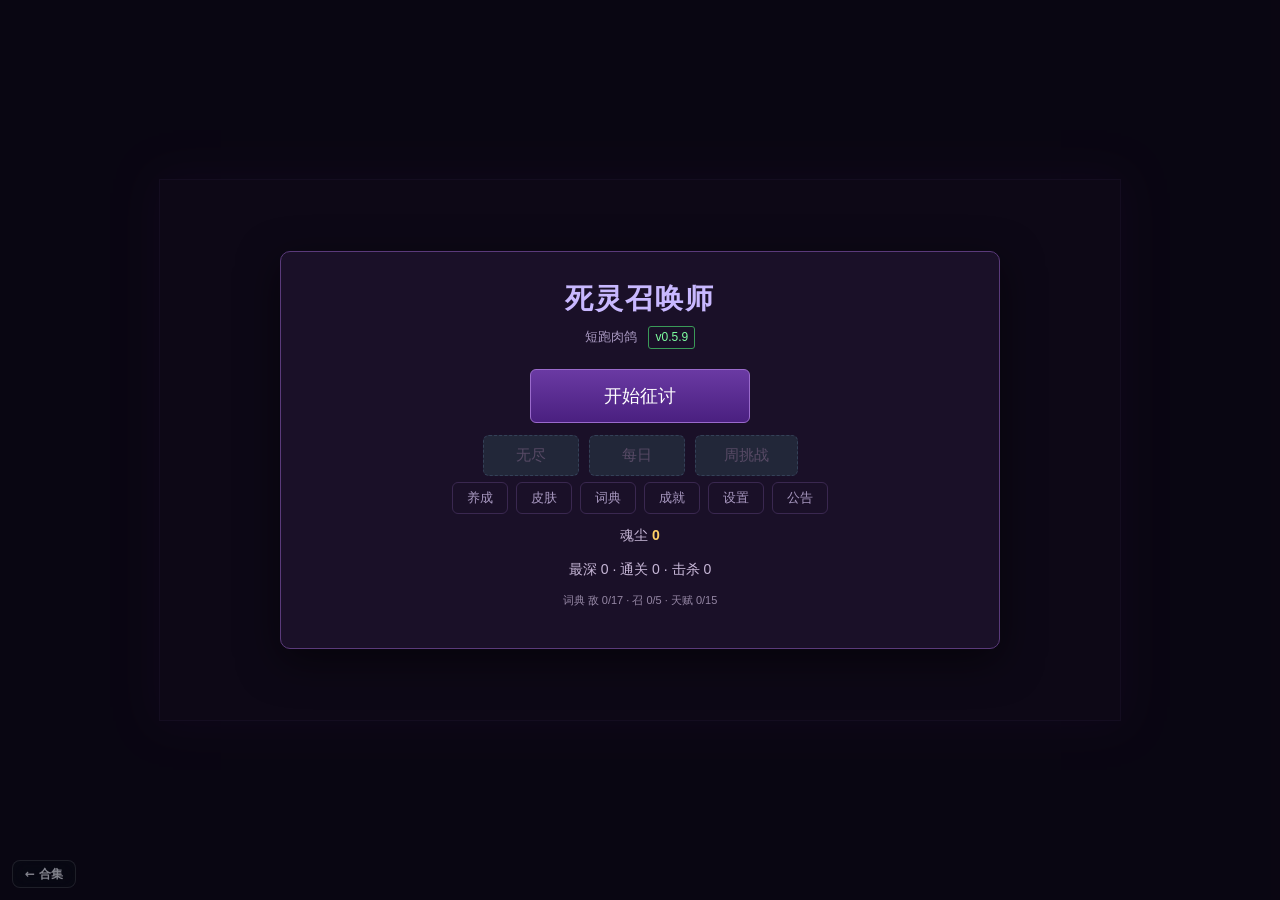
<file: games/necromancer/index.html>
<!DOCTYPE html>
<html lang="zh-CN">
<head>
  <meta charset="UTF-8" />
  <meta http-equiv="Cache-Control" content="no-cache, no-store, must-revalidate" />
  <meta name="viewport" content="width=device-width, initial-scale=1" />
  <title>死灵召唤师 · 群殴操作你</title>
  <link rel="stylesheet" href="style.css?v=cb25770788" />
</head>
<body>
  <div id="app">
    <a class="hub-back" href="../../" title="返回游戏合集">← 合集</a>
    <canvas id="game" width="960" height="540"></canvas>

    <div id="hud" class="hidden">
      <div class="bars">
        <div class="bar hp"><div id="hpFill"></div><span id="hpText">100/100</span></div>
        <div class="bar mp"><div id="mpFill"></div><span id="mpText">60/60</span></div>
        <div class="bar xp"><div id="xpFill"></div><span id="xpText">精华 0</span></div>
      </div>
      <div class="meta">
        <span id="floorText">第 1 层</span>
        <span id="roomText">房间 1/5</span>
        <span id="summonText">召唤 0/6</span>
        <span id="levelText">Lv.1</span>
      </div>
      <div id="skills" class="skill-bar"></div>
      <div id="talentPanel" class="talent-panel hidden" aria-live="polite"></div>
      <div id="hint" class="hint"></div>
    </div>

    <div id="overlay" class="overlay hidden">
      <div class="panel" id="overlayPanel"></div>
    </div>
  </div>
  <script type="module" src="src/main.js?v=cb25770788"></script>
  <style>
    .hub-back {
      position: fixed;
      left: 12px;
      bottom: 12px;
      z-index: 9999;
      padding: 6px 12px;
      border-radius: 8px;
      border: 1px solid rgba(232, 236, 244, 0.18);
      background: rgba(10, 14, 23, 0.78);
      color: #E8ECF4;
      font: 600 12px/1.2 "Segoe UI", "PingFang SC", "Microsoft YaHei", system-ui, sans-serif;
      text-decoration: none;
      backdrop-filter: blur(8px);
      opacity: 0.55;
      transition: opacity 0.15s ease;
    }
    .hub-back:hover, .hub-back:focus-visible {
      opacity: 1;
      outline: 2px solid #3DE7C7;
      outline-offset: 2px;
    }
  </style>
</body>
</html>
</file>
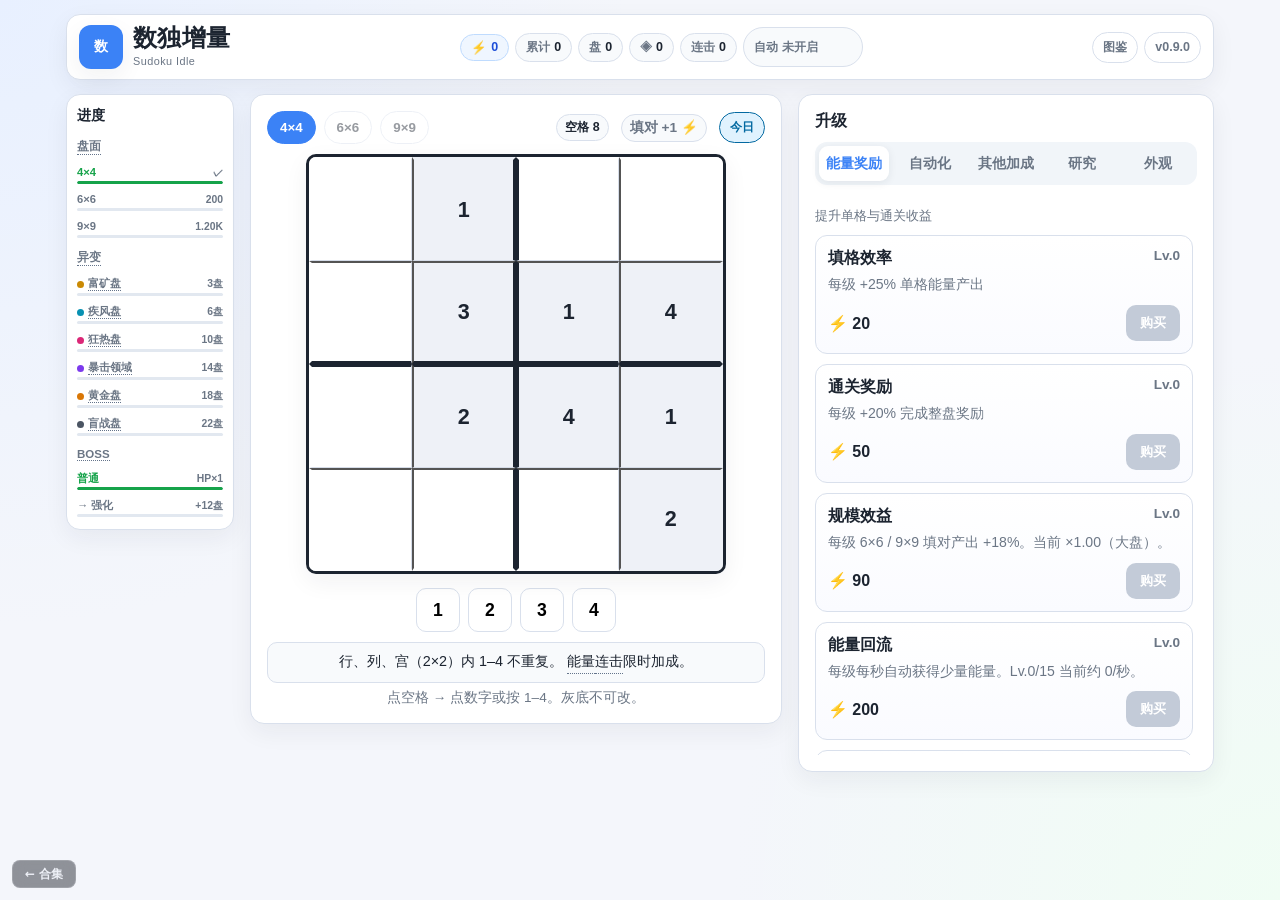
<file: games/sudoku/index.html>
<!DOCTYPE html>
<html lang="zh-CN">
<head>
  <meta charset="UTF-8" />
  <meta name="viewport" content="width=device-width, initial-scale=1.0" />
  <title>数独增量</title>
  <link rel="stylesheet" href="css/style.css" />
</head>
<body>
  <div class="app">
    <a class="hub-back" href="../../" title="返回游戏合集">← 合集</a>
    <header class="topbar">
      <div class="brand">
        <span class="logo">数</span>
        <div class="brand-text">
          <h1>数独增量</h1>
          <span class="brand-sub">Sudoku Idle</span>
        </div>
      </div>
      <div class="stats-row" aria-label="资源">
        <span class="pill pill-energy" title="能量">⚡ <b id="energy">0</b></span>
        <span class="pill" title="累计获得">累计 <b id="total-earned">0</b></span>
        <span class="pill" title="完成盘数">盘 <b id="boards-completed">0</b></span>
        <span class="pill" title="芯片">◈ <b id="chips">0</b></span>
        <span class="pill pill-combo" title="手动连击">连击 <b id="combo">0</b></span>
        <span class="pill pill-auto" title="自动化">
          <span class="pill-label">自动</span>
          <span class="auto-icons" id="auto-status"></span>
        </span>
      </div>
      <div class="top-actions">
        <button type="button" id="meta-btn" class="ghost-btn" title="成就与图鉴">图鉴</button>
        <button type="button" id="version-btn" class="ghost-btn" title="更新日志">v0.9.0</button>
      </div>
    </header>

    <div id="update-bar" class="update-bar" hidden>
      <span>发现新版本 <b id="update-ver"></b></span>
      <button type="button" id="update-reload" class="ghost-btn">立即刷新</button>
      <button type="button" id="update-later" class="ghost-btn">稍后</button>
    </div>

    <div id="changelog-modal" class="modal" hidden>
      <div class="modal-card" role="dialog" aria-label="更新日志">
        <div class="modal-head">
          <h2>更新日志</h2>
          <button type="button" id="changelog-close" class="ghost-btn">关闭</button>
        </div>
        <div id="changelog-body" class="modal-body"></div>
      </div>
    </div>

    <div id="meta-modal" class="modal" hidden>
      <div class="modal-card" role="dialog" aria-label="成就图鉴">
        <div class="modal-head">
          <h2>成长档案</h2>
          <button type="button" id="meta-close" class="ghost-btn">关闭</button>
        </div>
        <div class="modal-tabs">
          <button type="button" class="modal-tab active" data-meta-tab="ach">成就</button>
          <button type="button" class="modal-tab" data-meta-tab="codex">图鉴</button>
        </div>
        <div id="ach-panel" class="modal-body meta-list"></div>
        <div id="codex-panel" class="modal-body meta-list" hidden></div>
      </div>
    </div>

    <div id="dict-modal" class="modal" hidden>
      <div class="modal-card dict-card" role="dialog" aria-label="词典">
        <div class="modal-head">
          <h2 id="dict-title">词典</h2>
          <div class="modal-head-actions">
            <button type="button" id="dict-index" class="ghost-btn">目录</button>
            <button type="button" id="dict-close" class="ghost-btn">关闭</button>
          </div>
        </div>
        <div id="dict-body" class="dict-body"></div>
      </div>
    </div>

    <main class="layout layout-3">
      <aside class="progress-rail" aria-label="解锁进度">
        <h2 class="rail-title">进度</h2>
        <div id="unlock-panel" class="unlock-panel"></div>
      </aside>

      <section class="board-panel">
        <div class="board-toolbar">
          <div class="size-switch" id="size-switch" role="tablist" aria-label="盘面尺寸"></div>
          <div class="board-meta">
            <span class="meta-chip" id="board-progress">0 / 0</span>
            <span class="meta-chip muted" id="income-hint"></span>
            <span class="boss-badge" id="boss-badge" hidden>BOSS</span>
            <span class="variant-badge" id="variant-badge" hidden></span>
            <button type="button" id="cand-toggle" class="ghost-btn" hidden>候选</button>
            <button type="button" id="daily-btn" class="daily-btn" title="今日固定种子盘">今日</button>
          </div>
        </div>

        <div class="boss-bar" id="boss-bar" hidden>
          <div class="boss-bar-head">
            <span id="boss-bar-title">BOSS</span>
            <span id="boss-bar-hp">0 / 0</span>
          </div>
          <div class="boss-bar-track"><div class="boss-bar-fill" id="boss-bar-fill"></div></div>
        </div>

        <div class="board-wrap">
          <div id="board" class="board" aria-label="数独盘面"></div>
          <div id="combo-float" class="combo-float" hidden></div>
          <div id="board-overlay" class="board-overlay" hidden>
            <div class="board-overlay-card">
              <span class="board-overlay-title">通关</span>
              <span class="board-overlay-desc" id="board-overlay-desc"></span>
            </div>
          </div>
        </div>

        <div class="numpad" id="numpad"></div>
        <p class="rules" id="rules"></p>
        <p class="hint" id="hint"></p>
        <p class="toast" id="toast" hidden></p>
      </section>

      <section class="shop-panel">
        <div class="shop-head">
          <h2>升级</h2>
        </div>
        <div id="upgrades" class="upgrades"></div>
      </section>
    </main>
  </div>

  <style>
    .hub-back {
      position: fixed;
      left: 12px;
      bottom: 12px;
      z-index: 9999;
      padding: 6px 12px;
      border-radius: 8px;
      border: 1px solid rgba(232, 236, 244, 0.18);
      background: rgba(10, 14, 23, 0.78);
      color: #E8ECF4;
      font: 600 12px/1.2 "Segoe UI", "PingFang SC", "Microsoft YaHei", system-ui, sans-serif;
      text-decoration: none;
      backdrop-filter: blur(8px);
      opacity: 0.55;
      transition: opacity 0.15s ease;
    }
    .hub-back:hover, .hub-back:focus-visible {
      opacity: 1;
      outline: 2px solid #3DE7C7;
      outline-offset: 2px;
    }
    .app { position: relative; }
  </style>
  <script src="js/sudoku.js"></script>
  <script src="js/economy.js"></script>
  <script src="js/variants.js"></script>
  <script src="js/meta.js"></script>
  <script src="js/game.js"></script>
  <script src="js/changelog.js"></script>
  <script src="js/ui.js"></script>
  <script src="js/main.js"></script>
</body>
</html>
</file>
<file: css/style.css>
/* 摸鱼 · 小游戏合集 — clean light */

:root {
  --bg: #F7F8FA;
  --surface: #FFFFFF;
  --ink: #1A1D23;
  --muted: #6B7280;
  --line: #E5E7EB;
  --teal: #0F766E;
  --teal-soft: #CCFBF1;
  --rose: #BE123C;
  --rose-soft: #FFE4E6;
  --radius: 16px;
  --font: "Segoe UI", "PingFang SC", "Microsoft YaHei", system-ui, -apple-system, sans-serif;
  --max: 720px;
  --shadow: 0 1px 2px rgba(16, 24, 40, 0.04), 0 8px 24px rgba(16, 24, 40, 0.06);
}

*,
*::before,
*::after {
  box-sizing: border-box;
}

body {
  margin: 0;
  min-height: 100vh;
  font-family: var(--font);
  font-size: 16px;
  line-height: 1.6;
  color: var(--ink);
  background: var(--bg);
  -webkit-font-smoothing: antialiased;
}

a {
  color: inherit;
  text-decoration: none;
}

/* topbar */
.topbar {
  display: flex;
  align-items: center;
  justify-content: space-between;
  max-width: var(--max);
  width: 100%;
  margin: 0 auto;
  padding: 20px 24px 8px;
}

.brand {
  display: inline-flex;
  align-items: center;
  gap: 10px;
}

.brand-mark {
  width: 32px;
  height: 32px;
  border-radius: 10px;
  display: grid;
  place-items: center;
  font-size: 14px;
  font-weight: 700;
  color: #fff;
  background: var(--teal);
}

.brand-name {
  font-weight: 700;
  font-size: 17px;
  letter-spacing: 0.02em;
}

.online {
  font-size: 13px;
  color: var(--muted);
}

.top-stats {
  display: inline-flex;
  align-items: center;
  gap: 10px;
  flex-wrap: wrap;
  justify-content: flex-end;
}

.visit-chip {
  display: inline-flex;
  align-items: center;
  gap: 4px;
  font-size: 12px;
  font-weight: 600;
  color: var(--teal);
  background: var(--teal-soft);
  border: 1px solid #99F6E4;
  border-radius: 999px;
  padding: 2px 10px;
  font-variant-numeric: tabular-nums;
  white-space: nowrap;
}

.visit-chip[data-source="local"],
.visit-chip[data-source="mixed"] {
  color: var(--muted);
  background: #F3F4F6;
  border-color: var(--line);
}

.visit-chip[data-source="global"] {
  color: var(--teal);
  background: var(--teal-soft);
  border-color: #99F6E4;
}

.visit-foot {
  font-variant-numeric: tabular-nums;
}

.busuanzi-anchor {
  position: absolute;
  width: 1px;
  height: 1px;
  overflow: hidden;
  clip: rect(0 0 0 0);
  white-space: nowrap;
}

/* intro */
.intro {
  max-width: var(--max);
  width: 100%;
  margin: 0 auto;
  padding: 28px 24px 20px;
}

.intro h1 {
  margin: 0 0 6px;
  font-size: 28px;
  font-weight: 700;
  letter-spacing: -0.02em;
  line-height: 1.2;
}

.intro p {
  margin: 0;
  color: var(--muted);
  font-size: 15px;
}

/* games */
.games {
  max-width: var(--max);
  width: 100%;
  margin: 0 auto;
  padding: 0 24px 48px;
  display: grid;
  gap: 16px;
}

.game-card {
  position: relative;
  background: var(--surface);
  border: 1px solid var(--line);
  border-radius: var(--radius);
  overflow: hidden;
  box-shadow: var(--shadow);
  transition: box-shadow 0.18s ease, transform 0.18s ease, border-color 0.18s ease;
}

.game-card:hover,
.game-card:focus-within {
  transform: translateY(-2px);
  border-color: #D1D5DB;
  box-shadow: 0 2px 4px rgba(16, 24, 40, 0.04), 0 14px 32px rgba(16, 24, 40, 0.1);
}

.card-link {
  position: absolute;
  inset: 0;
  z-index: 2;
  border-radius: inherit;
}

.card-link:focus-visible {
  outline: 2px solid var(--teal);
  outline-offset: 2px;
}

.card-art {
  aspect-ratio: 16 / 8;
  background: #F3F4F6;
  overflow: hidden;
}

.card-art img,
.card-art svg {
  width: 100%;
  height: 100%;
  object-fit: cover;
  display: block;
}

.card-body {
  position: relative;
  z-index: 1;
  padding: 16px 18px 18px;
  pointer-events: none;
}

.card-top {
  display: flex;
  align-items: baseline;
  justify-content: space-between;
  gap: 12px;
  margin-bottom: 4px;
}

.card-top h2 {
  margin: 0;
  font-size: 18px;
  font-weight: 700;
  letter-spacing: -0.01em;
}

.ver {
  font-size: 12px;
  color: var(--muted);
  font-variant-numeric: tabular-nums;
}

.card-body p {
  margin: 0 0 12px;
  color: var(--muted);
  font-size: 14px;
}

.play {
  font-size: 14px;
  font-weight: 600;
  color: var(--teal);
}

.game-card[data-accent="rose"] .play {
  color: var(--rose);
}

.game-card[data-accent="amber"] .play {
  color: #B45309;
}

/* footer */
.footer {
  max-width: var(--max);
  width: 100%;
  margin: 0 auto;
  padding: 8px 24px 40px;
  display: flex;
  flex-wrap: wrap;
  align-items: center;
  gap: 8px;
  font-size: 13px;
  color: var(--muted);
}

.footer a:hover {
  color: var(--ink);
}

.footer .sep {
  opacity: 0.5;
}

/* responsive */
@media (min-width: 640px) {
  .games {
    grid-template-columns: 1fr 1fr;
    gap: 18px;
  }

  .card-art {
    aspect-ratio: 16 / 10;
  }

  .intro {
    padding-top: 36px;
    padding-bottom: 24px;
  }

  .intro h1 {
    font-size: 32px;
  }
}

@media (max-width: 639px) {
  .topbar,
  .intro,
  .games,
  .footer {
    padding-left: 16px;
    padding-right: 16px;
  }
}

@media (prefers-reduced-motion: reduce) {
  .game-card {
    transition: none;
  }

  .game-card:hover,
  .game-card:focus-within {
    transform: none;
  }
}
</file>
<file: games/necromancer/style.css>
* { box-sizing: border-box; margin: 0; padding: 0; }
html, body {
  width: 100%; height: 100%;
  background: #0b0712;
  color: #e8dff5;
  font-family: "Segoe UI", "PingFang SC", "Microsoft YaHei", sans-serif;
  overflow: hidden;
}
#app {
  width: 100%; height: 100%;
  display: flex; align-items: center; justify-content: center;
  position: relative;
}
canvas {
  background: #1a1024;
  image-rendering: pixelated;
  max-width: 100%;
  max-height: 100%;
  border: 1px solid #3a2850;
  box-shadow: 0 0 40px rgba(90, 40, 140, 0.35);
  cursor: crosshair;
}
.hidden { display: none !important; }

#hud {
  position: absolute;
  left: 50%; top: 12px;
  transform: translateX(-50%);
  width: min(960px, 96vw);
  pointer-events: none;
  z-index: 2;
}
#hud .talent-toggle,
#hud .talent-panel {
  pointer-events: auto;
}
.bars { display: flex; gap: 8px; margin-bottom: 6px; }
.bar {
  flex: 1; position: relative; height: 18px;
  background: rgba(0,0,0,0.45);
  border: 1px solid #4a3560;
  border-radius: 4px; overflow: hidden;
}
.bar > div {
  height: 100%; width: 100%;
  transition: width 0.08s linear;
}
.bar.hp > div { background: linear-gradient(90deg, #8b1e3f, #ff6b8a); }
.bar.mp > div { background: linear-gradient(90deg, #1e4d8b, #6bc8ff); }
.bar.xp > div { background: linear-gradient(90deg, #8b6b1e, #ffd166); }
.bar span {
  position: absolute; inset: 0;
  display: flex; align-items: center; justify-content: center;
  font-size: 11px; text-shadow: 0 1px 2px #000;
  color: #fff;
}
.meta {
  display: flex; gap: 14px; justify-content: center;
  font-size: 12px; color: #b8a8d0;
  text-shadow: 0 1px 2px #000;
}
.hint {
  margin-top: 8px; text-align: center;
  font-size: 13px; color: #ffd166;
  min-height: 18px; text-shadow: 0 1px 2px #000;
}
.skill-bar {
  display: flex; gap: 6px; justify-content: center; margin-top: 6px;
  flex-wrap: wrap; align-items: center;
}
.skill-chip {
  font-size: 11px; padding: 2px 8px;
  border: 1px solid #4a3560; border-radius: 3px;
  color: #7a6a90; background: rgba(0,0,0,0.35);
  font-family: monospace;
}
.skill-chip.on {
  color: #7dffa0; border-color: #3a9a58;
}
.skill-chip.spear {
  color: #c8b8ff; border-color: #6a4a9a;
}
.skill-chip.talent-toggle {
  cursor: pointer; color: #ffd166; border-color: #8b6b1e;
  pointer-events: auto;
}
.skill-chip.talent-toggle:hover { background: rgba(255,209,102,0.12); }
.skill-bar { pointer-events: none; }
.skill-chip.talent-toggle { pointer-events: auto; }

.talent-panel {
  margin: 6px auto 0;
  width: min(960px, 96vw);
  max-height: 160px;
  overflow: auto;
  background: rgba(10, 6, 18, 0.92);
  border: 1px solid #5a3a7a;
  border-radius: 6px;
  padding: 8px 10px;
  text-align: left;
  pointer-events: auto;
  font-family: monospace;
  font-size: 11px;
  color: #b8a8d0;
}
.talent-panel.hidden { display: none; }
.talent-row {
  display: flex; gap: 10px; align-items: baseline;
  padding: 3px 2px; border-bottom: 1px dashed #2a1a38;
}
.talent-row:last-child { border-bottom: none; }
.talent-row .st {
  width: 42px; flex-shrink: 0;
}
.talent-row.unlocked .st { color: #7dffa0; }
.talent-row.locked .st { color: #7a6a90; }
.talent-row .nm { color: #e8dff5; width: 88px; flex-shrink: 0; }
.talent-row.locked .nm { color: #8a7a98; }
.talent-row .ds { color: #a898c0; flex: 1; }
.talent-panel .tip {
  margin-top: 6px; color: #ffd166; font-size: 10px;
}

.overlay {
  position: absolute; inset: 0;
  background: rgba(10, 6, 18, 0.78);
  display: flex; align-items: center; justify-content: center;
  z-index: 5;
}
.panel {
  background: #1a1028;
  border: 1px solid #5a3a7a;
  border-radius: 10px;
  padding: 28px 32px;
  max-width: 720px;
  width: min(92vw, 720px);
  box-shadow: 0 12px 40px rgba(0,0,0,0.5);
  text-align: center;
}
.panel h1 {
  font-size: 28px; margin-bottom: 8px;
  color: #c8b8ff; letter-spacing: 2px;
}
.panel h2 { font-size: 20px; margin-bottom: 12px; color: #c8b8ff; }
.panel p { font-size: 14px; line-height: 1.7; color: #c8b8d8; margin-bottom: 10px; }
.panel .controls {
  text-align: left; font-size: 13px; color: #a898c0;
  background: rgba(0,0,0,0.25); border-radius: 8px;
  padding: 12px 16px; margin: 14px 0; line-height: 1.8;
}
.panel kbd {
  display: inline-block; min-width: 22px; padding: 1px 6px;
  background: #2a1a40; border: 1px solid #5a4070;
  border-radius: 3px; font-size: 11px; color: #e8dff5;
  margin-right: 4px;
}
.btn {
  display: inline-block; margin-top: 12px;
  padding: 10px 28px;
  background: #5a2d88; color: #fff;
  border: 1px solid #8a5abc; border-radius: 6px;
  font-size: 15px; cursor: pointer;
}
.btn:hover { background: #6d3aa3; }
.upgrade-grid {
  display: grid; grid-template-columns: repeat(3, 1fr);
  gap: 12px; margin: 16px 0;
}
.upgrade-card {
  background: #241838; border: 1px solid #4a3560;
  border-radius: 8px; padding: 14px 10px;
  cursor: pointer; transition: border-color 0.15s, transform 0.15s;
  text-align: center;
}
.upgrade-card:hover {
  border-color: #ffd166; transform: translateY(-2px);
}
.upgrade-card .name {
  font-size: 15px; color: #ffd166; margin-bottom: 6px; font-weight: 600;
}
.upgrade-card .desc {
  font-size: 12px; color: #b8a8d0; line-height: 1.5;
}
.upgrade-card .key {
  margin-top: 8px; font-size: 11px; color: #7a6a90;
}
/* 天赋卡：仅用小标签区分，避免常驻金框像“已选中” */
.upgrade-card.is-talent .talent-tag {
  display: inline-block;
  font-size: 10px; color: #0b0712;
  background: #8b6b1e;
  padding: 1px 6px; border-radius: 2px;
  margin-bottom: 6px; letter-spacing: 1px;
}
.talent-tag {
  font-size: 10px; color: #ffd166;
  margin-bottom: 4px; letter-spacing: 1px;
}
.curse-tag {
  display: inline-block;
  font-size: 10px; color: #fff;
  background: #8b1e3f;
  padding: 1px 6px; border-radius: 2px;
  margin-bottom: 6px; letter-spacing: 1px;
}
.upgrade-card.is-curse {
  border-color: #8b1e3f;
}
.upgrade-card.is-curse .name { color: #ff8e9e; }
.upgrade-card.is-relic {
  border-color: #ffd166;
  box-shadow: 0 0 12px rgba(255,209,102,0.25);
}

/* —— 稀有度视觉（无文字标签）—— */
.upgrade-card {
  position: relative;
  overflow: hidden;
  cursor: default;
}
.upgrade-card .desc {
  min-height: 2.6em;
}
.exclude-btn {
  position: absolute; top: 4px; right: 4px;
  width: 18px; height: 18px; line-height: 14px;
  border: 1px solid #6a5a80; border-radius: 3px;
  background: rgba(0,0,0,0.45); color: #c8b8d8;
  cursor: pointer; font-size: 12px; padding: 0;
  z-index: 2;
}
.exclude-btn:hover { color: #ff6b6b; border-color: #ff6b6b; }
.upgrade-card::before {
  content: '';
  position: absolute; inset: 0;
  pointer-events: none;
  border-radius: 8px;
  opacity: 0;
}

/* 白：静默 */
.upgrade-card.r-white {
  border-color: #5a4a70;
  background: #241838;
}

/* 蓝：缓慢呼吸边 */
.upgrade-card.r-blue {
  border-color: #6bc8ff;
  background: linear-gradient(160deg, rgba(12,36,64,0.7), #241838 60%);
  box-shadow: 0 0 8px rgba(107,200,255,0.12);
  animation: pulseBlue 2.4s ease-in-out infinite;
}
@keyframes pulseBlue {
  0%, 100% { box-shadow: 0 0 6px rgba(107,200,255,0.1); }
  50% { box-shadow: 0 0 14px rgba(107,200,255,0.28); }
}

/* 紫：辉光 + 斜向扫光 */
.upgrade-card.r-purple {
  border-color: #c060ff;
  background: linear-gradient(160deg, rgba(48,18,72,0.75), #241838 55%);
  box-shadow: 0 0 12px rgba(192,96,255,0.2);
  animation: pulsePurple 2s ease-in-out infinite;
}
.upgrade-card.r-purple::after {
  content: '';
  position: absolute; top: 0; left: -40%;
  width: 35%; height: 100%;
  background: linear-gradient(105deg, transparent, rgba(255,255,255,0.12), transparent);
  animation: sheen 2.8s ease-in-out infinite;
  pointer-events: none;
}
@keyframes pulsePurple {
  0%, 100% { box-shadow: 0 0 8px rgba(192,96,255,0.15); }
  50% { box-shadow: 0 0 18px rgba(192,96,255,0.4); }
}
@keyframes sheen {
  0% { left: -40%; opacity: 0; }
  40% { opacity: 1; }
  100% { left: 110%; opacity: 0; }
}

/* 金：流光描边 + 呼吸 */
.upgrade-card.r-gold {
  border-color: #ffd166;
  background: linear-gradient(160deg, rgba(70,52,12,0.75), #241838 55%);
  animation: pulseGold 1.6s ease-in-out infinite;
}
.upgrade-card.r-gold::after {
  content: '';
  position: absolute; inset: -1px;
  border-radius: 9px;
  padding: 1px;
  background: linear-gradient(120deg, #ffd166, #ff8e3c, #ffd166, #fff3c0, #ffd166);
  background-size: 300% 300%;
  -webkit-mask: linear-gradient(#fff 0 0) content-box, linear-gradient(#fff 0 0);
  mask: linear-gradient(#fff 0 0) content-box, linear-gradient(#fff 0 0);
  -webkit-mask-composite: xor;
  mask-composite: exclude;
  animation: borderFlow 2.2s linear infinite;
  pointer-events: none;
}
@keyframes pulseGold {
  0%, 100% { box-shadow: 0 0 10px rgba(255,209,102,0.2); }
  50% { box-shadow: 0 0 22px rgba(255,209,102,0.45); }
}
@keyframes borderFlow {
  0% { background-position: 0% 50%; }
  100% { background-position: 300% 50%; }
}

/* 红：强脉冲 + 碎裂感闪烁边 */
.upgrade-card.r-red {
  border-color: #ff4a6a;
  background: linear-gradient(160deg, rgba(80,16,28,0.85), #241838 50%);
  animation: pulseRed 1.1s ease-in-out infinite;
}
.upgrade-card.r-red::after {
  content: '';
  position: absolute; inset: -1px;
  border-radius: 9px;
  padding: 2px;
  background: linear-gradient(110deg, #ff4a6a, #ff8e3c, #ff4a6a, #fff, #ff4a6a);
  background-size: 250% 250%;
  -webkit-mask: linear-gradient(#fff 0 0) content-box, linear-gradient(#fff 0 0);
  mask: linear-gradient(#fff 0 0) content-box, linear-gradient(#fff 0 0);
  -webkit-mask-composite: xor;
  mask-composite: exclude;
  animation: borderFlow 1.4s linear infinite, redFlicker 0.9s steps(2) infinite;
  pointer-events: none;
}
.upgrade-card.r-red .name {
  text-shadow: 0 0 8px rgba(255,74,106,0.65);
}
@keyframes pulseRed {
  0%, 100% { box-shadow: 0 0 12px rgba(255,74,106,0.25); }
  50% { box-shadow: 0 0 28px rgba(255,74,106,0.55), 0 0 40px rgba(255,74,106,0.2); }
}
@keyframes redFlicker {
  0%, 100% { opacity: 1; }
  50% { opacity: 0.72; }
}

.upgrade-card.r-gold .name { text-shadow: 0 0 6px rgba(255,209,102,0.4); }
.upgrade-card.r-purple .name { text-shadow: 0 0 6px rgba(192,96,255,0.35); }

/* 天赋表行：左侧色条呼吸 */
.talent-row {
  position: relative;
  padding-left: 10px;
}
.talent-row::before {
  content: '';
  position: absolute; left: 0; top: 4px; bottom: 4px;
  width: 3px; border-radius: 2px;
  background: #5a4a70;
}
.talent-row.r-blue::before {
  background: #6bc8ff;
  box-shadow: 0 0 6px rgba(107,200,255,0.5);
  animation: pulseBlue 2.4s ease-in-out infinite;
}
.talent-row.r-purple::before {
  background: #c060ff;
  box-shadow: 0 0 8px rgba(192,96,255,0.6);
  animation: pulsePurple 2s ease-in-out infinite;
}
.talent-row.r-gold::before {
  background: linear-gradient(180deg, #ffd166, #ff8e3c, #ffd166);
  background-size: 100% 200%;
  box-shadow: 0 0 8px rgba(255,209,102,0.55);
  animation: borderFlow 2s linear infinite;
}
.talent-row.r-red::before {
  background: #ff4a6a;
  box-shadow: 0 0 10px rgba(255,74,106,0.7);
  animation: pulseRed 1.1s ease-in-out infinite;
}
.talent-row.r-red.unlocked { background: rgba(80,16,28,0.35); }
.talent-row.r-gold.unlocked { background: rgba(70,52,12,0.3); }
.talent-row.r-purple.unlocked { background: rgba(48,18,72,0.3); }

.rarity-dot { display: none; }
.talent-row.r-red { background: rgba(80,16,28,0.25); }
.talent-row.r-gold { background: rgba(70,52,12,0.22); }
.talent-row.r-purple { background: rgba(48,18,72,0.22); }
.talent-row.r-blue { background: rgba(12,36,64,0.22); }
.talent-row { display: flex; align-items: baseline; }
.upgrade-card .name { font-weight: 700; }
.stats-row {
  display: flex; justify-content: center; gap: 18px;
  flex-wrap: wrap; font-size: 13px; color: #b8a8d0; margin: 10px 0;
}
.victory { color: #7dffa0; }
.defeat { color: #ff6b6b; }

.btn-row {
  display: flex; gap: 12px; justify-content: center; flex-wrap: wrap;
}
.btn-alt {
  background: #2a4a3a; border-color: #3a9a58;
}
.btn-alt:hover { background: #356048; }
.btn-primary {
  min-width: 220px;
  padding: 14px 36px;
  font-size: 18px;
  margin: 8px 0 12px;
  background: linear-gradient(180deg, #6a3aa3, #4a2080);
  border-color: #9a6acc;
}
.btn-primary:hover { background: linear-gradient(180deg, #7a4ab3, #5a3088); }
.mode-row {
  display: flex; gap: 10px; justify-content: center; flex-wrap: wrap;
  margin-bottom: 6px;
}
.mode-btn {
  min-width: 96px;
  margin-top: 0;
  background: #2a3a48;
  border-color: #4a6a80;
}
.mode-btn:hover:not(:disabled) { background: #354a58; }
.mode-btn.locked {
  opacity: 0.55;
  color: #8a7a98;
  border-style: dashed;
}
.mode-btn.locked:hover { opacity: 0.85; color: #c8b8d8; }
.unlock-line {
  font-size: 11px; color: #7a6a90;
  min-height: 1.4em; margin-bottom: 10px;
}
.util-row {
  display: flex; gap: 8px; justify-content: center; flex-wrap: wrap;
  margin-top: 4px;
}
.btn-ghost {
  margin-top: 0;
  padding: 6px 14px;
  font-size: 13px;
  background: transparent;
  border-color: #3a2850;
  color: #a898c0;
}
.btn-ghost:hover { background: rgba(90,45,136,0.25); color: #e8dff5; }
.codex-line.dim { opacity: 0.7; font-size: 11px; }
.btn:disabled, .btn-alt.disabled {
  opacity: 0.4; cursor: not-allowed;
}
.dust-line {
  margin: 10px 0 4px; color: #ffd166; font-size: 14px;
}
.dust-line b, .dust { color: #ffd166; }

.meta-list {
  max-height: 320px; overflow: auto;
  text-align: left; margin: 12px 0;
  border: 1px solid #3a2850; border-radius: 6px;
  background: rgba(0,0,0,0.25);
}
.meta-row {
  display: flex; align-items: center; gap: 12px;
  padding: 10px 12px;
  border-bottom: 1px solid #2a1a38;
}
.meta-row:last-child { border-bottom: none; }
.meta-row.maxed { opacity: 0.55; }
.meta-info { flex: 1; min-width: 0; }
.meta-name { color: #e8dff5; font-size: 14px; }
.meta-lv { color: #7dffa0; font-size: 12px; margin-left: 6px; }
.meta-desc { color: #a898c0; font-size: 12px; margin-top: 2px; }
.meta-buy {
  margin-top: 0; padding: 6px 12px; font-size: 13px; flex-shrink: 0;
  background: #3a2850; border-color: #6a4a9a;
}
.meta-buy.disabled {
  opacity: 0.45; cursor: not-allowed;
}
.meta-buy:not(.disabled):hover { background: #4a3568; }

.skin-layout {
  display: flex; gap: 12px; align-items: stretch;
  margin: 10px 0;
}
.skin-list {
  flex: 1;
  max-height: 300px;
  margin: 0;
}
.skin-row { cursor: default; }
.skin-row:hover {
  outline: 1px solid #6a4a9a;
  background: rgba(90,45,136,0.15);
}
.skin-preview-box {
  width: 180px;
  flex-shrink: 0;
  display: flex;
  flex-direction: column;
  align-items: center;
  justify-content: flex-start;
  gap: 8px;
  padding: 10px 8px;
  background: rgba(0,0,0,0.35);
  border: 1px solid #4a3560;
  border-radius: 6px;
}
#skinPreview {
  width: 160px; height: 160px;
  image-rendering: pixelated;
  border: 1px solid #3a2850;
  border-radius: 4px;
}
.skin-preview-label {
  font-size: 11px;
  color: #a898c0;
  text-align: center;
  line-height: 1.4;
  min-height: 2.6em;
}

.ver {
  display: inline-block; margin-left: 8px;
  font-size: 12px; color: #7dffa0;
  border: 1px solid #3a9a58; border-radius: 3px;
  padding: 0 6px; vertical-align: middle;
}
.codex-line {
  font-size: 12px; color: #a898c0; margin-bottom: 8px;
}
.codex-list h3 {
  margin: 10px 8px 4px; font-size: 13px; color: #c8b8ff;
}
.codex-row {
  display: flex; gap: 10px; align-items: baseline;
  padding: 6px 12px; border-bottom: 1px solid #2a1a38;
}
.codex-row .codex-name { width: 88px; flex-shrink: 0; font-size: 13px; }
.codex-row.known .codex-name { color: #7dffa0; }
.codex-row.unknown .codex-name { color: #7a6a90; }
.codex-row .codex-desc { flex: 1; font-size: 12px; color: #a898c0; }
.codex-row.unknown .codex-desc { color: #5a4a68; font-style: italic; }
.log-block { padding: 8px 12px; border-bottom: 1px solid #2a1a38; text-align: left; }
.log-ver { color: #ffd166; font-size: 13px; margin-bottom: 4px; }
.log-items { margin: 0 0 0 18px; color: #b8a8d0; font-size: 12px; line-height: 1.6; }
.panel .btn-row .btn { margin-top: 12px; }
.panel .sub { color: #a898c0; font-size: 13px; margin-bottom: 12px; }
.controls.compact { margin: 8px 0 10px; font-size: 12px; }
.pause-skills {
  display: flex; flex-wrap: wrap; gap: 6px; justify-content: center;
  margin: 8px 0 4px;
}
.chip-link {
  display: inline-block;
  padding: 3px 8px;
  margin: 2px;
  font-size: 12px;
  color: #c8b8ff;
  border-bottom: 1px dashed #9a80d0;
  cursor: pointer;
  font-family: monospace;
}
.chip-link:hover {
  color: #ffd166;
  border-bottom-color: #ffd166;
  background: rgba(255,209,102,0.08);
}
.codex-row.focus {
  outline: 1px solid #ffd166;
  background: rgba(255,209,102,0.08);
  border-radius: 4px;
}
.codex-list .key-hint {
  color: #7a6a90;
  font-size: 10px;
  font-weight: 400;
}
.pause-detail {
  max-height: 280px;
  margin: 8px 0 6px;
  text-align: left;
}
.pause-detail h3 {
  margin: 8px 8px 4px;
  font-size: 12px;
  color: #c8b8ff;
}
.panel .btn-row { margin-bottom: 4px; }
</file>
<file: games/sudoku/css/style.css>
:root {
  --bg: #f4f6fb;
  --panel: #ffffff;
  --ink: #1c2430;
  --muted: #6b7685;
  --line: #d9e0ec;
  --accent: #3b82f6;
  --accent-soft: #dbeafe;
  --success: #16a34a;
  --danger: #ef4444;
  --given-bg: #eef1f7;
  --selected: #bfdbfe;
  --same: #e0f2fe;
  --shadow: 0 8px 24px rgba(28, 36, 48, 0.06);
  --radius: 14px;
  font-size: 16px;
}

* {
  box-sizing: border-box;
}

body {
  margin: 0;
  min-height: 100vh;
  color: var(--ink);
  background:
    radial-gradient(circle at top left, #e8f0ff 0, transparent 40%),
    radial-gradient(circle at bottom right, #f0fdf4 0, transparent 35%),
    var(--bg);
  font-family: "Segoe UI", "PingFang SC", "Microsoft YaHei", sans-serif;
}

.app {
  max-width: 1180px;
  margin: 0 auto;
  padding: 14px 16px 24px;
}

.update-bar {
  display: flex;
  align-items: center;
  gap: 10px;
  flex-wrap: wrap;
  margin: 0 0 12px;
  padding: 10px 12px;
  border-radius: 12px;
  background: #eff6ff;
  border: 1px solid #93c5fd;
  color: #1e40af;
  font-size: 0.88rem;
  font-weight: 600;
}

.update-bar[hidden] {
  display: none !important;
}

.update-bar b {
  color: #1d4ed8;
}

.topbar {
  display: flex;
  align-items: center;
  gap: 12px;
  flex-wrap: wrap;
  margin-bottom: 14px;
  padding: 10px 12px;
  background: var(--panel);
  border: 1px solid var(--line);
  border-radius: 14px;
  box-shadow: var(--shadow);
}

.brand {
  display: flex;
  align-items: center;
  gap: 10px;
  min-width: 140px;
}

.logo {
  display: inline-grid;
  place-items: center;
  width: 36px;
  height: 36px;
  border-radius: 10px;
  background: var(--accent);
  color: white;
  font-weight: 800;
  font-size: 1rem;
  box-shadow: none;
}

.brand-text h1 {
  margin: 0;
  font-size: 1.05rem;
  line-height: 1.1;
}

.brand-sub {
  font-size: 0.68rem;
  color: var(--muted);
  letter-spacing: 0.04em;
}

.stats-row {
  display: flex;
  flex-wrap: wrap;
  gap: 6px;
  flex: 1;
  align-items: center;
  justify-content: center;
}

.pill {
  display: inline-flex;
  align-items: center;
  gap: 4px;
  padding: 5px 10px;
  border-radius: 999px;
  background: #f8fafc;
  border: 1px solid var(--line);
  font-size: 0.78rem;
  color: var(--muted);
  font-weight: 600;
  white-space: nowrap;
}

.pill b {
  color: var(--ink);
  font-weight: 800;
  font-variant-numeric: tabular-nums;
}

.pill-energy {
  background: #eff6ff;
  border-color: #bfdbfe;
}

.pill-energy b {
  color: #1d4ed8;
}

.pill-combo.hot b {
  color: #c2410c;
}

.pill-auto {
  min-width: 120px;
  justify-content: flex-start;
}

.pill-label {
  flex-shrink: 0;
}

.top-actions {
  display: flex;
  gap: 6px;
  margin-left: auto;
}

.ghost-btn {
  border: 1px solid var(--line);
  background: #fff;
  color: var(--muted);
  border-radius: 999px;
  padding: 6px 10px;
  font-size: 0.78rem;
  font-weight: 700;
  cursor: pointer;
}

.ghost-btn:hover {
  border-color: var(--accent);
  color: var(--accent);
}

.modal {
  position: fixed;
  inset: 0;
  z-index: 60;
  display: grid;
  place-items: center;
  background: rgba(15, 23, 42, 0.45);
  padding: 16px;
}

.modal[hidden] {
  display: none !important;
}

.modal-card {
  width: min(520px, 100%);
  max-height: min(72vh, 560px);
  overflow: auto;
  background: #fff;
  border-radius: 14px;
  border: 1px solid var(--line);
  box-shadow: 0 16px 40px rgba(15, 23, 42, 0.18);
  padding: 14px;
}

.modal-head {
  display: flex;
  justify-content: space-between;
  align-items: center;
  margin-bottom: 10px;
}

.modal-head h2 {
  margin: 0;
  font-size: 1.05rem;
}

.modal-tabs {
  display: flex;
  gap: 6px;
  margin-bottom: 10px;
  padding: 3px;
  background: #f1f5f9;
  border-radius: 10px;
}

.modal-tab {
  flex: 1;
  border: none;
  background: transparent;
  border-radius: 8px;
  padding: 7px;
  font-weight: 700;
  color: var(--muted);
  cursor: pointer;
}

.modal-tab.active {
  background: #fff;
  color: var(--accent);
  box-shadow: 0 1px 4px rgba(0,0,0,0.06);
}

.meta-list {
  display: grid;
  gap: 6px;
}

.meta-list[hidden],
.modal-body[hidden],
#ach-panel[hidden],
#codex-panel[hidden] {
  display: none !important;
}

.board-toolbar {
  display: flex;
  justify-content: space-between;
  align-items: center;
  gap: 10px;
  flex-wrap: wrap;
  margin-bottom: 10px;
}

.board-meta {
  display: flex;
  gap: 6px;
  align-items: center;
  flex-wrap: wrap;
  justify-content: flex-end;
  font-weight: 600;
}

.meta-chip {
  font-size: 0.78rem;
  color: var(--ink);
  background: #f8fafc;
  border: 1px solid var(--line);
  border-radius: 999px;
  padding: 4px 8px;
}

.meta-chip.muted {
  color: var(--muted);
}

.shop-head h2 {
  margin: 0 0 10px;
  font-size: 1rem;
}

/* keep board rules compact */
.rules {
  font-size: 0.82rem;
  margin-bottom: 4px;
}

.hint {
  margin-bottom: 0;
}

.logo {
  display: inline-grid;
  place-items: center;
  width: 44px;
  height: 44px;
  border-radius: 12px;
  background: var(--accent);
  color: white;
  font-weight: 700;
  font-size: 0.85rem;
  box-shadow: var(--shadow);
}

.brand h1 {
  margin: 0;
  font-size: 1.5rem;
  letter-spacing: 0.02em;
}

.stats {
  display: flex;
  flex-wrap: wrap;
  gap: 10px;
}

.stat-card {
  min-width: 110px;
  padding: 10px 14px;
  background: var(--panel);
  border: 1px solid var(--line);
  border-radius: 12px;
  box-shadow: var(--shadow);
}

.stat-card.energy {
  border-color: #bfdbfe;
  background: linear-gradient(180deg, #ffffff, #eff6ff);
}

.stat-label {
  display: block;
  color: var(--muted);
  font-size: 0.78rem;
  margin-bottom: 4px;
}

.stat-value {
  font-size: 1.2rem;
  font-weight: 700;
}

.layout {
  display: grid;
  grid-template-columns: minmax(300px, 1.2fr) minmax(280px, 0.9fr);
  gap: 16px;
}

.layout-3 {
  grid-template-columns: 168px minmax(280px, 1.15fr) minmax(260px, 0.9fr);
  align-items: start;
}

.progress-rail {
  background: var(--panel);
  border: 1px solid var(--line);
  border-radius: var(--radius);
  box-shadow: var(--shadow);
  padding: 12px 10px;
  position: sticky;
  top: 12px;
  max-height: calc(100vh - 24px);
  overflow-y: auto;
  scrollbar-width: thin;
}

.rail-title {
  margin: 0 0 10px;
  font-size: 0.85rem;
  font-weight: 800;
}

.board-panel,
.shop-panel {
  background: var(--panel);
  border: 1px solid var(--line);
  border-radius: var(--radius);
  box-shadow: var(--shadow);
  padding: 16px;
}

.shop-panel {
  display: flex;
  flex-direction: column;
  min-height: 0;
  max-height: min(720px, calc(100vh - 120px));
}

.shop-panel #upgrades {
  flex: 1;
  min-height: 0;
  display: flex;
  flex-direction: column;
}

.upgrade-panel {
  flex: 1;
  min-height: 0;
  display: flex;
  flex-direction: column;
}

.upgrade-panel .upgrades {
  flex: 1;
  min-height: 0;
  overflow-y: auto;
  overscroll-behavior: contain;
  padding-right: 4px;
  max-height: min(520px, calc(100vh - 220px));
  scrollbar-width: thin;
  scrollbar-color: #cbd5e1 transparent;
}

.upgrade-panel .upgrades::-webkit-scrollbar {
  width: 8px;
}

.upgrade-panel .upgrades::-webkit-scrollbar-thumb {
  background: #cbd5e1;
  border-radius: 999px;
}

.size-block {
  display: flex;
  flex-direction: column;
  align-items: flex-start;
  gap: 6px;
}

.unlock-note {
  margin: 0;
  color: var(--muted);
  font-size: 0.78rem;
  line-height: 1.35;
}

.unlock-note.done {
  color: var(--success);
}

.panel-head {
  display: flex;
  justify-content: space-between;
  align-items: flex-start;
  gap: 12px;
  margin-bottom: 12px;
  flex-wrap: wrap;
}

.panel-head h2 {
  margin: 0;
  font-size: 1.1rem;
}

.muted {
  color: var(--muted);
  font-size: 0.85rem;
}

.size-switch {
  display: flex;
  gap: 8px;
}

.size-btn {
  border: 1px solid var(--line);
  background: #fff;
  color: var(--ink);
  border-radius: 999px;
  padding: 8px 12px;
  cursor: pointer;
  font-weight: 600;
}

.size-btn.active {
  background: var(--accent);
  border-color: var(--accent);
  color: #fff;
}

.size-btn:disabled {
  opacity: 0.45;
  cursor: not-allowed;
}

.board-meta {
  display: flex;
  gap: 12px;
  align-items: center;
  font-weight: 600;
  flex-wrap: wrap;
  justify-content: flex-end;
}

.version-btn {
  align-self: center;
  border: 1px solid var(--line);
  background: #fff;
  color: var(--muted);
  border-radius: 999px;
  padding: 8px 12px;
  font-size: 0.78rem;
  font-weight: 700;
  cursor: pointer;
}

.version-btn:hover {
  border-color: var(--accent);
  color: var(--accent);
}

.changelog-modal {
  position: fixed;
  inset: 0;
  z-index: 50;
  display: grid;
  place-items: center;
  background: rgba(15, 23, 42, 0.45);
  padding: 20px;
}

.changelog-modal[hidden] {
  display: none !important;
}

.changelog-panel {
  width: min(520px, 100%);
  max-height: min(70vh, 560px);
  overflow: auto;
  background: #fff;
  border-radius: 14px;
  border: 1px solid var(--line);
  box-shadow: 0 16px 40px rgba(15, 23, 42, 0.18);
  padding: 16px;
}

.changelog-head {
  display: flex;
  justify-content: space-between;
  align-items: center;
  gap: 12px;
  margin-bottom: 12px;
}

.changelog-head h2 {
  margin: 0;
  font-size: 1.1rem;
}

.changelog-close {
  border: 1px solid var(--line);
  background: #f8fafc;
  border-radius: 8px;
  padding: 6px 10px;
  cursor: pointer;
  font-weight: 600;
}

.changelog-entry {
  padding: 10px 0;
  border-bottom: 1px solid var(--line);
}

.changelog-entry:last-child {
  border-bottom: none;
}

.changelog-entry h3 {
  margin: 0 0 4px;
  font-size: 0.98rem;
}

.changelog-ver {
  color: var(--accent);
  font-weight: 800;
  margin-right: 6px;
}

.changelog-date {
  color: var(--muted);
  font-size: 0.8rem;
  font-weight: 500;
}

.changelog-entry ul {
  margin: 6px 0 0;
  padding-left: 1.2em;
  color: var(--muted);
  font-size: 0.88rem;
  line-height: 1.5;
}

.stat-card.auto-wide {
  min-width: 168px;
}

.auto-icons {
  display: flex;
  flex-wrap: wrap;
  gap: 6px;
  min-height: 28px;
  align-items: center;
}

.auto-icons-empty {
  color: var(--muted);
  font-size: 0.78rem;
  font-weight: 600;
}

.auto-pip {
  position: relative;
  width: 34px;
  display: flex;
  flex-direction: column;
  align-items: center;
  gap: 3px;
}

.auto-pip-ch {
  width: 28px;
  height: 28px;
  border-radius: 8px;
  display: grid;
  place-items: center;
  font-size: 0.72rem;
  font-weight: 800;
  color: #fff;
  background: var(--c, #64748b);
  box-shadow: 0 2px 6px rgba(0, 0, 0, 0.12);
}

.auto-pip-bar {
  width: 100%;
  height: 3px;
  border-radius: 999px;
  background: #e2e8f0;
  overflow: hidden;
}

.auto-pip-bar i {
  display: block;
  height: 100%;
  width: 0;
  border-radius: 999px;
  background: var(--c, #64748b);
  animation: autoPipFill var(--iv, 2000ms) linear infinite;
}

.auto-pip.fire .auto-pip-ch {
  animation: autoPipFire 0.45s ease;
}

.auto-pip.fire .auto-pip-bar i {
  box-shadow: 0 0 8px var(--c, #64748b);
}

@keyframes autoPipFill {
  0% { width: 0%; }
  100% { width: 100%; }
}

@keyframes autoPipFire {
  0% { transform: scale(1); }
  40% { transform: scale(1.2); filter: brightness(1.25); }
  100% { transform: scale(1); }
}

.stat-card.combo.hot {
  border-color: #fdba74;
  background: linear-gradient(180deg, #fff7ed, #ffedd5);
}

.stat-card.combo.hot .stat-value {
  color: #c2410c;
}

.boss-badge {
  padding: 4px 8px;
  border-radius: 999px;
  background: #7f1d1d;
  color: #fecaca;
  font-size: 0.72rem;
  font-weight: 800;
  letter-spacing: 0.06em;
}

.boss-badge[hidden] {
  display: none !important;
}

/* BOSS 铁格：只靠红框/底色区分，不用角标，避免盖住候选数 */
.cell.iron {
  box-shadow:
    inset 0 0 0 2px #dc2626,
    inset 0 0 0 4px rgba(220, 38, 38, 0.15);
  background: #fff5f5;
}

.cell.iron.filled {
  box-shadow: none;
  background: #eef1f7;
}

.cell.iron.selected {
  box-shadow:
    inset 0 0 0 2px #dc2626,
    inset 0 0 0 4px rgba(220, 38, 38, 0.12);
  background: #fee2e2 !important;
}

  font-weight: 600;
  flex-wrap: wrap;
  justify-content: flex-end;
}

.cand-toggle {
  border: 1px solid var(--line);
  background: #fff;
  color: var(--muted);
  border-radius: 999px;
  padding: 6px 10px;
  font-size: 0.78rem;
  font-weight: 700;
  cursor: pointer;
}

.cand-toggle.on {
  background: var(--accent-soft);
  border-color: var(--accent);
  color: var(--accent);
}

.cand-toggle[hidden] {
  display: none !important;
}

.boss-bar {
  width: min(100%, 420px);
  margin: 0 auto 10px;
  padding: 8px 10px;
  border-radius: 10px;
  background: #1c1917;
  color: #fecaca;
  border: 1px solid #7f1d1d;
}

.boss-bar[hidden] {
  display: none !important;
}

.boss-bar-head {
  display: flex;
  justify-content: space-between;
  font-size: 0.78rem;
  font-weight: 700;
  margin-bottom: 6px;
}

.boss-bar-track {
  height: 10px;
  border-radius: 999px;
  background: #44403c;
  overflow: hidden;
}

.boss-bar-fill {
  height: 100%;
  width: 100%;
  background: linear-gradient(90deg, #dc2626, #f87171);
  border-radius: 999px;
  transition: width 0.25s ease;
}

.boss-bar-fill.low {
  background: linear-gradient(90deg, #b91c1c, #ef4444);
}

.boss-dmg {
  position: absolute;
  pointer-events: none;
  z-index: 8;
  color: #dc2626;
  font-weight: 800;
  font-size: 0.95rem;
  animation: floatUp 0.7s ease forwards;
}

.boss-dmg.iron-hit {
  color: #b45309;
  font-size: 1.1rem;
}

.board-wrap {
  position: relative;
  width: min(100%, 420px);
  margin: 0 auto 14px;
}

.board {
  --n: 4;
  display: grid;
  grid-template-columns: repeat(var(--n), minmax(36px, 1fr));
  gap: 0;
  width: 100%;
  margin: 0;
  padding: 0;
  background: #fff;
  border: 3px solid #1c2430;
  border-radius: 10px;
  overflow: hidden;
  user-select: none;
  box-shadow: var(--shadow);
}

/* 通关提示：不挡盘面，可立刻开下一把 */
.board-overlay {
  position: absolute;
  top: 10px;
  left: 50%;
  transform: translateX(-50%);
  width: max-content;
  max-width: calc(100% - 24px);
  display: block;
  pointer-events: none;
  z-index: 6;
  animation: overlayIn 0.2s ease;
}

.board-overlay[hidden] {
  display: none !important;
}

.board-overlay-card {
  display: flex;
  align-items: center;
  gap: 8px;
  padding: 8px 14px;
  background: rgba(255, 255, 255, 0.96);
  border: 1px solid #bbf7d0;
  border-radius: 999px;
  box-shadow: 0 8px 20px rgba(22, 163, 74, 0.18);
}

.board-overlay-title {
  font-size: 0.92rem;
  font-weight: 800;
  color: var(--success);
  white-space: nowrap;
}

.board-overlay-desc {
  color: var(--ink);
  font-size: 0.88rem;
  line-height: 1.3;
  font-weight: 600;
}

@keyframes overlayIn {
  from {
    opacity: 0;
    transform: translateX(-50%) translateY(-8px);
  }
  to {
    opacity: 1;
    transform: translateX(-50%) translateY(0);
  }
}

.cell {
  aspect-ratio: 1;
  display: grid;
  place-items: center;
  position: relative;
  background: #fff;
  color: var(--ink);
  font-size: clamp(1rem, 2.5vw, 1.35rem);
  font-weight: 600;
  cursor: pointer;
  border-radius: 0;
  border-right: 1px solid #d5dce8;
  border-bottom: 1px solid #d5dce8;
  transition: background 0.12s ease, transform 0.12s ease;
  margin: 0;
  padding: 0;
}

/* 已填数字（题目给定 + 玩家填对）统一灰底 */
.cell.given,
.cell.filled {
  background: #eef1f7;
  color: #1c2430;
}

.cell.given {
  cursor: default;
}

.cell.selected {
  background: var(--selected) !important;
  outline: 2px solid var(--accent);
  outline-offset: -2px;
  z-index: 2;
}

.cell.same {
  background: var(--same) !important;
}

.cell.selected.same {
  background: var(--selected) !important;
}

.cell.empty {
  color: transparent;
}

.cell.has-cands {
  color: inherit;
}

.cand-marks {
  display: grid;
  grid-template-columns: repeat(var(--cc, 3), 1fr);
  gap: 1px 2px;
  width: 100%;
  height: 100%;
  padding: 10% 6%;
  box-sizing: border-box;
  font-style: normal;
}

.cand {
  display: grid;
  place-items: center;
  font-size: clamp(0.45rem, 1.2vw, 0.62rem);
  font-weight: 600;
  font-style: normal;
  color: transparent;
  line-height: 1;
}

.cand.on {
  color: #64748b;
}

.cell.selected .cand.on {
  color: #1d4ed8;
}

.upgrade-card.locked {
  opacity: 0.72;
  background: #f8fafc;
}

.upgrade-card.locked .price {
  color: var(--muted);
  font-size: 0.82rem;
  font-weight: 600;
}

.cell.correct-flash {
  animation: pop 0.28s ease;
}

.cell.wrong-flash {
  animation: shake 0.35s ease;
  background: #fee2e2 !important;
  color: var(--danger);
}

/* 自动化落子特效 */
.cell.list-reveal {
  animation: listPop 0.45s ease;
  box-shadow: inset 0 0 0 2px #60a5fa;
  z-index: 2;
}

@keyframes listPop {
  0% {
    transform: scale(0.85);
    background: #dbeafe;
  }
  100% {
    transform: scale(1);
  }
}

.cell.auto-fill {
  animation: autoPop 0.55s ease;
  background: #dcfce7 !important;
  box-shadow: inset 0 0 0 2px #22c55e;
  z-index: 3;
}

/* 各技巧差异化特效 */
.cell.fx-unique {
  animation: fxUnique 0.6s ease;
  background: #dcfce7 !important;
  box-shadow: inset 0 0 0 2px #16a34a, 0 0 0 3px rgba(22, 163, 74, 0.25);
}

.cell.fx-hidden {
  animation: fxHidden 0.65s ease;
  background: #ede9fe !important;
  box-shadow: inset 0 0 0 2px #7c3aed, 0 0 12px rgba(124, 58, 237, 0.35);
}

.cell.fx-pointing {
  animation: fxPointing 0.7s ease;
  background: #ffedd5 !important;
  box-shadow: inset 0 0 0 2px #ea580c, 0 0 0 4px rgba(234, 88, 12, 0.18);
}

.cell.fx-pair {
  animation: fxPair 0.7s ease;
  background: #fce7f3 !important;
  box-shadow: inset 0 0 0 2px #db2777, 0 0 12px rgba(219, 39, 119, 0.3);
}

.cell.fx-hiddenpair {
  animation: fxHiddenPair 0.75s ease;
  background: #ccfbf1 !important;
  box-shadow: inset 0 0 0 2px #0d9488, 0 0 14px rgba(13, 148, 136, 0.35);
}

.cell.fx-deduce {
  animation: fxDeduce 0.85s ease;
  background: #fef9c3 !important;
  box-shadow:
    inset 0 0 0 2px #ca8a04,
    0 0 18px rgba(202, 138, 4, 0.45);
}

.auto-tag {
  position: absolute;
  top: 2px;
  right: 2px;
  z-index: 4;
  pointer-events: none;
  padding: 1px 4px;
  border-radius: 4px;
  background: #16a34a;
  color: #fff;
  font-size: 0.55rem;
  font-weight: 700;
  line-height: 1.2;
  animation: autoTagIn 0.7s ease forwards;
}

.auto-tag.t-unique { background: #16a34a; }
.auto-tag.t-hidden { background: #7c3aed; }
.auto-tag.t-pointing { background: #ea580c; }
.auto-tag.t-pair { background: #db2777; }
.auto-tag.t-hiddenpair { background: #0d9488; }
.auto-tag.t-deduce { background: #ca8a04; }

.board.theme-rich {
  border-color: #ca8a04;
  box-shadow: 0 0 0 3px rgba(202, 138, 4, 0.28), var(--shadow);
}

.board.theme-haste {
  border-color: #0891b2;
  box-shadow: 0 0 0 3px rgba(8, 145, 178, 0.28), var(--shadow);
}

.board.theme-frenzy {
  border-color: #db2777;
  box-shadow: 0 0 0 3px rgba(219, 39, 119, 0.28), var(--shadow);
}

.board.theme-crit {
  border-color: #7c3aed;
  box-shadow: 0 0 0 3px rgba(124, 58, 237, 0.32), 0 0 18px rgba(124, 58, 237, 0.18), var(--shadow);
}

.board.theme-gold {
  border-color: #d97706;
  background: linear-gradient(180deg, #fffbeb, #fff);
  box-shadow: 0 0 0 3px rgba(217, 119, 6, 0.3), var(--shadow);
}

.board.theme-blind {
  border-color: #374151;
  box-shadow: 0 0 0 3px rgba(55, 65, 81, 0.3), var(--shadow);
}

.board.theme-boss {
  border-color: #7f1d1d;
  box-shadow: 0 0 0 3px rgba(127, 29, 29, 0.35), 0 0 24px rgba(185, 28, 28, 0.2);
}

.board.theme-boss.theme-gold {
  box-shadow: 0 0 0 3px rgba(185, 28, 28, 0.35);
}

.daily-btn {
  border: 1px solid #0369a1;
  background: #e0f2fe;
  color: #0369a1;
  border-radius: 999px;
  padding: 6px 10px;
  font-size: 0.78rem;
  font-weight: 800;
  cursor: pointer;
}

.daily-btn.done {
  opacity: 0.55;
  cursor: default;
}

.board.skin-mint { border-color: #0d9488; box-shadow: 0 0 0 3px rgba(13, 148, 136, 0.25), var(--shadow); }
.board.skin-violet { border-color: #7c3aed; box-shadow: 0 0 0 3px rgba(124, 58, 237, 0.25), var(--shadow); }
.board.skin-ember { border-color: #ea580c; box-shadow: 0 0 0 3px rgba(234, 88, 12, 0.25), var(--shadow); }
.board.skin-ink { border-color: #1e293b; box-shadow: 0 0 0 3px rgba(30, 41, 59, 0.25), var(--shadow); }
.board.skin-sky { border-color: #0284c7; box-shadow: 0 0 0 3px rgba(2, 132, 199, 0.25), var(--shadow); }

.variant-badge {
  padding: 4px 8px;
  border-radius: 999px;
  background: #1e3a5f;
  color: #93c5fd;
  font-size: 0.72rem;
  font-weight: 800;
}

.variant-badge[hidden] {
  display: none !important;
}

.combo-float {
  position: absolute;
  left: 50%;
  top: 42%;
  transform: translate(-50%, -50%);
  z-index: 9;
  pointer-events: none;
  font-weight: 900;
  letter-spacing: 0.04em;
  text-align: center;
  text-shadow: 0 2px 8px rgba(0, 0, 0, 0.2);
  animation: comboPop 0.85s ease forwards;
}

.combo-float[hidden] {
  display: none !important;
}

.combo-float .cf-n {
  display: block;
  font-size: 2.4rem;
  line-height: 1;
  color: #f97316;
}

.combo-float .cf-sub {
  display: block;
  margin-top: 4px;
  font-size: 0.85rem;
  color: #9a3412;
}

.combo-float.tier-2 .cf-n { color: #ea580c; font-size: 2.6rem; }
.combo-float.tier-3 .cf-n { color: #dc2626; font-size: 2.9rem; }
.combo-float.tier-4 .cf-n {
  color: #a21caf;
  font-size: 3.2rem;
  animation: comboGlow 0.85s ease forwards;
}
.combo-float.tier-5 .cf-n {
  color: #ca8a04;
  font-size: 3.4rem;
  animation: comboGlow 0.85s ease forwards;
}

@keyframes comboPop {
  0% {
    opacity: 0;
    transform: translate(-50%, -50%) scale(0.5);
  }
  25% {
    opacity: 1;
    transform: translate(-50%, -55%) scale(1.15);
  }
  55% {
    transform: translate(-50%, -58%) scale(1);
  }
  100% {
    opacity: 0;
    transform: translate(-50%, -90%) scale(0.95);
  }
}

@keyframes comboGlow {
  0%, 100% { text-shadow: 0 0 12px rgba(202, 138, 4, 0.6); }
  50% { text-shadow: 0 0 24px rgba(234, 88, 12, 0.9); }
}

@keyframes fxUnique {
  0% { transform: scale(0.7); }
  50% { transform: scale(1.1); }
  100% { transform: scale(1); }
}

@keyframes fxHidden {
  0% { transform: rotate(-4deg) scale(0.75); }
  40% { transform: rotate(3deg) scale(1.08); }
  100% { transform: rotate(0) scale(1); }
}

@keyframes fxPointing {
  0% { clip-path: inset(0 50% 0 50%); }
  100% { clip-path: inset(0); }
}

@keyframes fxPair {
  0% { transform: scale(0.7); }
  40% { transform: scale(1.12); }
  60% { transform: scale(0.96); }
  100% { transform: scale(1); }
}

@keyframes fxHiddenPair {
  0% { filter: brightness(1.4); transform: scale(0.8); }
  100% { filter: brightness(1); transform: scale(1); }
}

@keyframes fxDeduce {
  0% { transform: scale(0.6); filter: brightness(1.6); }
  45% { transform: scale(1.15); }
  100% { transform: scale(1); filter: brightness(1); }
}

@keyframes autoPop {
  0% {
    transform: scale(0.72);
    background: #bbf7d0;
  }
  55% {
    transform: scale(1.12);
  }
  100% {
    transform: scale(1);
    background: #dcfce7;
  }
}

@keyframes autoTagIn {
  0% {
    opacity: 0;
    transform: translateY(4px);
  }
  25% {
    opacity: 1;
    transform: translateY(0);
  }
  75% {
    opacity: 1;
  }
  100% {
    opacity: 0;
    transform: translateY(-6px);
  }
}

/* 宫粗线：行/列边界 */
.cell.box-top {
  border-top: 3px solid #1c2430;
}

.cell.box-left {
  border-left: 3px solid #1c2430;
}

.cell.box-right {
  border-right: 3px solid #1c2430;
}

.cell.box-bottom {
  border-bottom: 3px solid #1c2430;
}

/* 最外圈已有 board 边框，去掉重复粗线 */
.cell.edge-top {
  border-top-color: transparent;
}

.cell.edge-left {
  border-left-color: transparent;
}

.cell.edge-right {
  border-right-color: transparent;
}

.cell.edge-bottom {
  border-bottom-color: transparent;
}

@keyframes pop {
  0% { transform: scale(0.9); }
  60% { transform: scale(1.08); }
  100% { transform: scale(1); }
}

@keyframes shake {
  0%, 100% { transform: translateX(0); }
  25% { transform: translateX(-4px); }
  75% { transform: translateX(4px); }
}

.unlock-panel {
  margin-top: 0;
  padding-top: 0;
  border-top: none;
  display: grid;
  gap: 8px;
}

.unlock-group-title {
  margin: 4px 0 2px;
  font-size: 0.72rem;
  font-weight: 800;
  color: var(--muted);
  letter-spacing: 0.02em;
}

.unlock-row {
  display: grid;
  grid-template-columns: 1fr auto;
  gap: 2px 4px;
  align-items: center;
  font-size: 0.7rem;
  line-height: 1.25;
}

.unlock-row .name {
  font-weight: 700;
  white-space: nowrap;
  overflow: hidden;
  text-overflow: ellipsis;
}

.unlock-row .need {
  color: var(--muted);
  font-weight: 600;
  font-size: 0.65rem;
  white-space: nowrap;
}

.unlock-row.done .name {
  color: var(--success);
}

.unlock-row.locked .name {
  color: var(--muted);
}

.unlock-row .bar {
  grid-column: 1 / -1;
  height: 3px;
  border-radius: 999px;
  background: #e2e8f0;
  overflow: hidden;
}

.unlock-row .bar i {
  display: block;
  height: 100%;
  background: var(--accent);
  border-radius: 999px;
}

.unlock-row.done .bar i {
  background: var(--success);
}

.term {
  border: none;
  background: none;
  padding: 0;
  font: inherit;
  color: inherit;
  cursor: pointer;
  border-bottom: 1px dotted #64748b;
}

.term:hover,
.term:focus-visible {
  color: var(--accent);
  border-bottom-color: var(--accent);
  outline: none;
}

.dict-card {
  width: min(420px, 100%);
}

.modal-head-actions {
  display: flex;
  gap: 6px;
  align-items: center;
}

.dict-body {
  font-size: 0.9rem;
  line-height: 1.5;
  color: var(--ink);
}

.dict-body .muted {
  display: block;
  margin-top: 8px;
  margin-bottom: 6px;
}

.dict-group {
  margin-bottom: 12px;
}

.dict-group h3 {
  margin: 0 0 6px;
  font-size: 0.8rem;
  color: var(--muted);
  font-weight: 800;
}

.dict-terms {
  display: flex;
  flex-wrap: wrap;
  gap: 6px;
}

.chip-term {
  padding: 5px 10px;
  border-radius: 999px;
  border: 1px solid var(--line);
  border-bottom: 1px solid var(--line);
  background: #f8fafc;
  font-size: 0.8rem;
}

.chip-term:hover {
  background: var(--accent-soft);
}

.help-dot {
  display: none;
}

.unlock-row .dot {
  width: 7px;
  height: 7px;
  border-radius: 50%;
  display: inline-block;
  margin-right: 4px;
  vertical-align: middle;
}

.help-dot {
  display: inline-grid;
  place-items: center;
  width: 14px;
  height: 14px;
  margin-left: 3px;
  padding: 0;
  border: 1px solid #94a3b8;
  border-radius: 50%;
  background: #fff;
  color: #64748b;
  font-size: 10px;
  font-weight: 800;
  line-height: 1;
  cursor: help;
  vertical-align: middle;
  position: relative;
}

.help-dot:hover,
.help-dot:focus-visible {
  border-color: var(--accent);
  color: var(--accent);
  background: var(--accent-soft);
  outline: none;
}

.help-dot::after {
  content: attr(data-tip);
  position: absolute;
  left: 50%;
  bottom: calc(100% + 6px);
  transform: translateX(-50%);
  width: max-content;
  max-width: 160px;
  padding: 6px 8px;
  border-radius: 8px;
  background: #1e293b;
  color: #f8fafc;
  font-size: 0.68rem;
  font-weight: 600;
  line-height: 1.35;
  text-align: left;
  white-space: normal;
  opacity: 0;
  pointer-events: none;
  transition: opacity 0.12s ease;
  z-index: 20;
  box-shadow: 0 6px 16px rgba(15, 23, 42, 0.25);
}

.help-dot:hover::after,
.help-dot:focus-visible::after {
  opacity: 1;
}

/* 自动化特效皮肤 */
body.fxskin-neon .cell.fx-unique { background: #a3e635 !important; box-shadow: inset 0 0 0 2px #65a30d, 0 0 14px rgba(163, 230, 53, 0.55); }
body.fxskin-neon .cell.fx-hidden { background: #c084fc !important; box-shadow: inset 0 0 0 2px #9333ea, 0 0 16px rgba(192, 132, 252, 0.6); }
body.fxskin-neon .cell.fx-pointing { background: #fb923c !important; box-shadow: inset 0 0 0 2px #ea580c, 0 0 16px rgba(251, 146, 60, 0.55); }
body.fxskin-neon .cell.fx-pair { background: #f472b6 !important; box-shadow: inset 0 0 0 2px #db2777, 0 0 16px rgba(244, 114, 182, 0.55); }
body.fxskin-neon .cell.fx-hiddenpair { background: #2dd4bf !important; box-shadow: inset 0 0 0 2px #0f766e, 0 0 16px rgba(45, 212, 191, 0.55); }
body.fxskin-neon .cell.fx-deduce { background: #fde047 !important; box-shadow: inset 0 0 0 2px #ca8a04, 0 0 20px rgba(253, 224, 71, 0.65); }

body.fxskin-candy .cell.fx-unique { background: #bbf7d0 !important; }
body.fxskin-candy .cell.fx-hidden { background: #e9d5ff !important; }
body.fxskin-candy .cell.fx-pointing { background: #fed7aa !important; }
body.fxskin-candy .cell.fx-pair { background: #fbcfe8 !important; }
body.fxskin-candy .cell.fx-hiddenpair { background: #a5f3fc !important; }
body.fxskin-candy .cell.fx-deduce { background: #fef08a !important; }

body.fxskin-shadow .cell.fx-unique { background: #86efac !important; box-shadow: inset 0 0 0 2px #14532d, 0 0 18px rgba(34, 197, 94, 0.35); }
body.fxskin-shadow .cell.fx-hidden { background: #a78bfa !important; box-shadow: inset 0 0 0 2px #4c1d95, 0 0 18px rgba(167, 139, 250, 0.4); }
body.fxskin-shadow .cell.fx-pointing { background: #fdba74 !important; box-shadow: inset 0 0 0 2px #7c2d12, 0 0 18px rgba(253, 186, 116, 0.35); }
body.fxskin-shadow .cell.fx-pair { background: #f9a8d4 !important; box-shadow: inset 0 0 0 2px #831843, 0 0 18px rgba(249, 168, 212, 0.35); }
body.fxskin-shadow .cell.fx-hiddenpair { background: #5eead4 !important; box-shadow: inset 0 0 0 2px #134e4a, 0 0 18px rgba(94, 234, 212, 0.35); }
body.fxskin-shadow .cell.fx-deduce { background: #facc15 !important; box-shadow: inset 0 0 0 2px #713f12, 0 0 22px rgba(250, 204, 21, 0.45); }

body.fxskin-aurora .cell.fx-unique { background: #6ee7b7 !important; box-shadow: inset 0 0 0 2px #059669, 0 0 20px rgba(110, 231, 183, 0.5); }
body.fxskin-aurora .cell.fx-hidden { background: #67e8f9 !important; box-shadow: inset 0 0 0 2px #0e7490, 0 0 20px rgba(103, 232, 249, 0.5); }
body.fxskin-aurora .cell.fx-pointing { background: #5eead4 !important; box-shadow: inset 0 0 0 2px #0f766e, 0 0 20px rgba(94, 234, 212, 0.5); }
body.fxskin-aurora .cell.fx-pair { background: #a5b4fc !important; box-shadow: inset 0 0 0 2px #4338ca, 0 0 20px rgba(165, 180, 252, 0.5); }
body.fxskin-aurora .cell.fx-hiddenpair { background: #99f6e4 !important; box-shadow: inset 0 0 0 2px #115e59, 0 0 20px rgba(153, 246, 228, 0.5); }
body.fxskin-aurora .cell.fx-deduce { background: #a7f3d0 !important; box-shadow: inset 0 0 0 2px #065f46, 0 0 24px rgba(167, 243, 208, 0.55); }

@media (max-width: 960px) {
  .layout-3 {
    grid-template-columns: 1fr;
  }

  .progress-rail {
    position: static;
    max-height: none;
  }
}

.numpad {
  display: flex;
  flex-wrap: wrap;
  gap: 8px;
  justify-content: center;
  margin-bottom: 10px;
}

.num-btn {
  width: 44px;
  height: 44px;
  border-radius: 10px;
  border: 1px solid var(--line);
  background: #fff;
  font-size: 1.1rem;
  font-weight: 700;
  cursor: pointer;
}

.num-btn:hover,
.num-btn:focus-visible {
  border-color: var(--accent);
  background: var(--accent-soft);
}

.rules {
  text-align: center;
  color: var(--ink);
  font-size: 0.9rem;
  line-height: 1.5;
  margin: 0 0 6px;
  padding: 8px 10px;
  background: #f8fafc;
  border: 1px solid var(--line);
  border-radius: 10px;
}

.rules strong {
  color: var(--accent);
}

.hint {
  text-align: center;
  color: var(--muted);
  font-size: 0.85rem;
  margin: 0;
}

.toast {
  text-align: center;
  margin: 10px 0 0;
  padding: 8px 10px;
  border-radius: 10px;
  background: #ecfdf5;
  color: #047857;
  font-weight: 600;
}

.upgrade-tabs {
  display: flex;
  gap: 6px;
  margin-bottom: 12px;
  padding: 4px;
  background: #f1f5f9;
  border-radius: 12px;
}

.upgrade-tab {
  flex: 1;
  border: none;
  background: transparent;
  color: var(--muted);
  font-weight: 700;
  font-size: 0.88rem;
  padding: 8px 6px;
  border-radius: 9px;
  cursor: pointer;
}

.upgrade-tab.active {
  background: #fff;
  color: var(--accent);
  box-shadow: 0 2px 8px rgba(28, 36, 48, 0.08);
}

.upgrade-panel-hint {
  margin: 0 0 10px;
  color: var(--muted);
  font-size: 0.82rem;
}

.chip-help {
  line-height: 1.45;
  padding: 8px 10px;
  border-radius: 10px;
  background: #f8fafc;
  border: 1px dashed var(--line);
}

.chip-help strong {
  color: var(--ink);
}

.reset-auto-btn {
  display: block;
  width: 100%;
  margin: 0 0 10px;
  padding: 8px;
  border: 1px dashed #fca5a5;
  border-radius: 10px;
  background: #fff1f2;
  color: #b91c1c;
  font-size: 0.82rem;
  font-weight: 600;
  cursor: pointer;
}

.reset-auto-btn:hover {
  background: #ffe4e6;
}

.reset-auto-btn.armed {
  border-style: solid;
  background: #fecaca;
  border-color: #ef4444;
}

.upgrades {
  display: grid;
  gap: 10px;
}

.upgrade-card {
  position: relative;
  border: 1px solid var(--line);
  border-radius: 12px;
  padding: 12px;
  background: linear-gradient(180deg, #fff, #fafbff);
  overflow: visible;
}

.upgrade-card.upgrade-pulse {
  animation: upgradePulse 0.45s ease;
  border-color: #86efac;
  box-shadow: 0 0 0 3px rgba(22, 163, 74, 0.15);
}

.upgrade-chip {
  position: absolute;
  top: -10px;
  left: 12px;
  z-index: 4;
  pointer-events: none;
  padding: 4px 8px;
  border-radius: 999px;
  background: #16a34a;
  color: #fff;
  font-size: 0.75rem;
  font-weight: 700;
  box-shadow: 0 4px 12px rgba(22, 163, 74, 0.25);
  animation: chipUp 0.9s ease forwards;
}

@keyframes upgradePulse {
  0% { transform: scale(1); }
  40% { transform: scale(1.02); }
  100% { transform: scale(1); }
}

@keyframes chipUp {
  0% {
    opacity: 0;
    transform: translateY(6px);
  }
  20% {
    opacity: 1;
    transform: translateY(0);
  }
  80% {
    opacity: 1;
    transform: translateY(-2px);
  }
  100% {
    opacity: 0;
    transform: translateY(-10px);
  }
}

.upgrade-top {
  display: flex;
  justify-content: space-between;
  gap: 8px;
  margin-bottom: 6px;
}

.upgrade-top h3 {
  margin: 0;
  font-size: 1rem;
}

.upgrade-level {
  color: var(--muted);
  font-size: 0.85rem;
  font-weight: 600;
}

.upgrade-desc {
  margin: 0 0 10px;
  color: var(--muted);
  font-size: 0.88rem;
  line-height: 1.4;
}

.upgrade-bottom {
  display: flex;
  justify-content: space-between;
  align-items: center;
  gap: 8px;
}

.price {
  font-weight: 700;
}

.buy-btn {
  border: none;
  border-radius: 10px;
  padding: 9px 14px;
  background: var(--accent);
  color: #fff;
  font-weight: 700;
  cursor: pointer;
}

.buy-btn:disabled {
  background: #c3cbd8;
  cursor: not-allowed;
}

.float-gain {
  position: absolute;
  pointer-events: none;
  color: var(--success);
  font-weight: 700;
  animation: floatUp 0.8s ease forwards;
  z-index: 5;
}

@keyframes floatUp {
  0% { opacity: 1; transform: translateY(0); }
  100% { opacity: 0; transform: translateY(-28px); }
}

.board-panel {
  position: relative;
}

@media (max-width: 860px) {
  .layout {
    grid-template-columns: 1fr;
  }
}
</file>
